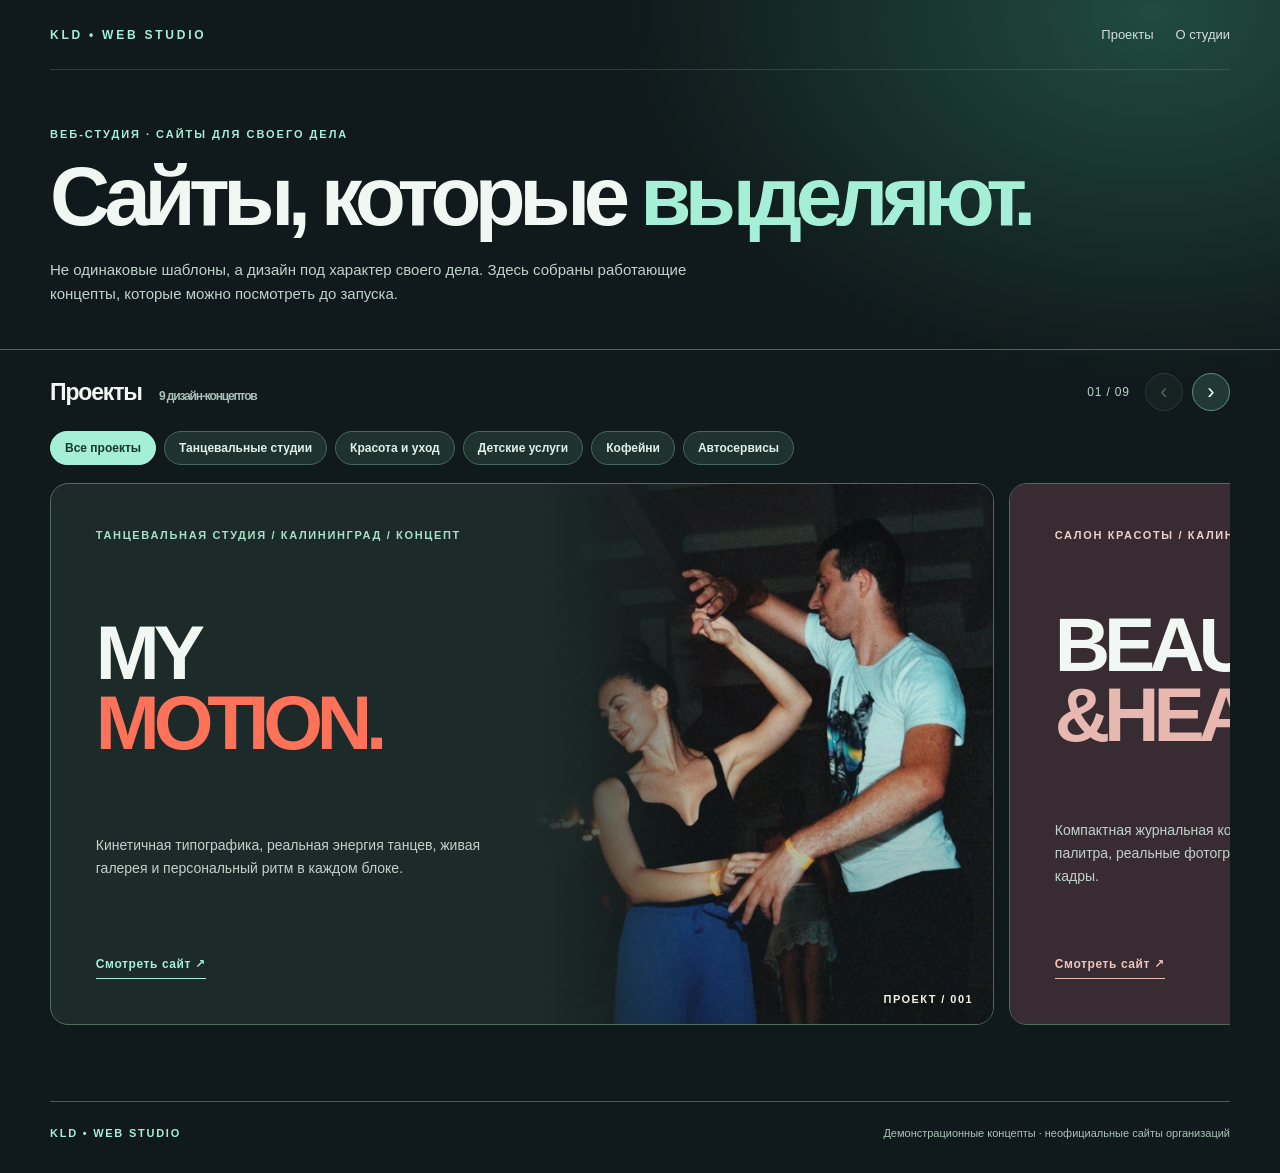
<file: index.html>
<!doctype html>
<html lang="ru"><head><meta charset="utf-8"><meta name="viewport" content="width=device-width,initial-scale=1"><meta name="robots" content="noindex,nofollow,noarchive"><meta name="theme-color" content="#10191b"><meta name="description" content="KLD Web Studio — индивидуальные дизайн-концепты сайтов для своего дела."><title>KLD Web Studio — портфолио</title>
<style>
:root{color-scheme:dark;--bg:#10191b;--line:#38564f;--mint:#a4efd6;--white:#f1f8f3;--muted:#a8c0b6;font-family:Arial,Helvetica,system-ui,sans-serif}
*{box-sizing:border-box}html{scroll-behavior:smooth}body{margin:0;background:radial-gradient(ellipse 55% 42% at 90% 1%,#204b3e,transparent 75%),var(--bg);color:var(--white);min-width:320px;min-height:100vh}a{color:inherit;text-decoration:none}button{font:inherit;cursor:pointer}a:focus-visible,button:focus-visible{outline:3px solid var(--mint);outline-offset:3px}.wrap{width:min(1180px,calc(100% - 48px));margin-inline:auto}
header{height:70px;display:flex;justify-content:space-between;align-items:center;border-bottom:1px solid #56746a65}.brand{font-size:12px;letter-spacing:.23em;font-weight:900;color:var(--mint)}nav{font-size:13px;display:flex;gap:22px;color:#d0dfd8}nav a:hover{color:var(--mint)}
.hero{padding:58px 0 43px}.eyebrow{font-size:11px;letter-spacing:.18em;text-transform:uppercase;color:var(--mint);font-weight:900}.hero h1{font-size:clamp(3rem,6.5vw,6rem);letter-spacing:-.078em;line-height:1.01;margin:15px 0 19px}.hero h1 em{font-style:normal;color:var(--mint)}.hero p{color:#c0d3ca;max-width:650px;line-height:1.6;margin:0;font-size:15px}
.portfolio{border-top:1px solid #48665b;padding:23px 0 65px}.portfolio-head{display:flex;justify-content:space-between;align-items:center;gap:22px;margin-bottom:20px}.portfolio h2{font-size:23px;letter-spacing:-.05em;margin:0}.meta{display:inline-block;font-size:12px;color:#a7c1b6;margin-left:12px}.controls{display:flex;align-items:center;gap:9px}.counter{font-size:12px;letter-spacing:.07em;color:#bed5c9;min-width:55px;text-align:center}.arrow{height:38px;width:38px;border:1px solid #658a7d;border-radius:50%;background:#203932;color:#effff8;font-size:22px;display:grid;place-items:center}.arrow:disabled{opacity:.3;cursor:default}.arrow:hover:not(:disabled){background:#286247}
.filters{display:flex;gap:8px;overflow-x:auto;margin-bottom:16px;scrollbar-width:none}.filter{background:#20322e;color:#e0efe7;border:1px solid #43685c;border-radius:50px;padding:9px 14px;font-size:12px;white-space:nowrap;font-weight:750}.filter[aria-pressed="true"]{color:#19372c;background:var(--mint);border-color:var(--mint)}
.slider{overflow-x:auto;scroll-snap-type:x mandatory;scrollbar-width:none;padding:2px 0 11px}.slider::-webkit-scrollbar{display:none}.track{display:flex;gap:15px}.project{flex:0 0 80%;scroll-snap-align:start;border:1px solid #516a60;border-radius:18px;overflow:hidden;background:#1c2b2a}.project:only-child{flex-basis:100%}.project.sun .project-copy{background:#29312c;color:#f1f8f3}.project.sun .tag{color:#e9ed64}.project.sun h3{font-family:Arial,Helvetica,system-ui,sans-serif;font-weight:900}.project.sun h3 span{color:#e9ed64}.project.sun p{color:#c1d2c9}.project.sun .view{color:#e9ed64;border-color:#e9ed64}.project.sun .cover::before{background:linear-gradient(90deg,#29312c 0%,transparent 35%),linear-gradient(0deg,#10191955,transparent 60%)}.project.auto .project-copy{background:#202529}.project.auto .tag{color:#ffa08a}.project.auto h3{font-family:Impact,"Arial Narrow",Arial,sans-serif;font-weight:900;letter-spacing:-.045em}.project.auto h3 span{color:#ed6848}.project.auto .view{color:#ff977e;border-color:#ed6848}.project.beauty .project-copy{background:#382b32}.project.beauty .tag{color:#edd1c9}.project.beauty h3{font-family:Arial,Helvetica,system-ui,sans-serif;font-weight:900}.project.beauty h3 span{color:#e7b8b0;font-style:normal}.project.beauty .view{color:#f0c4bd;border-color:#e7b8b0}.project.beauty .cover::before{background:linear-gradient(90deg,#382b32 0%,transparent 35%),linear-gradient(0deg,#10191955,transparent 60%)}.project.mesto .project-copy{background:#272c26;color:#fff9eb}.project.mesto .tag{color:#eec461}.project.mesto h3{font-family:Arial,Helvetica,sans-serif;font-weight:900;letter-spacing:-.095em;white-space:nowrap}.project.mesto h3 span{color:#edbc4b}.project.mesto p{color:#d1d6c9}.project.mesto .view{color:#edbc4b;border-color:#edbc4b}.project.mesto .cover::before{background:linear-gradient(90deg,#272c26 0%,transparent 37%),linear-gradient(0deg,#10191955,transparent 60%)}.project.beautique .project-copy{background:#303538;color:#f4eedc}.project.beautique .tag{color:#ddc77a}.project.beautique h3{font-family:Georgia,"Times New Roman",serif;font-weight:400;letter-spacing:-.065em}.project.beautique h3 .title-fit{font-size:.54em;color:#e9d28e;letter-spacing:-.07em;white-space:nowrap}.project.beautique p{color:#d6d6cd}.project.beautique .view{color:#e4d08b;border-color:#ddc77a}.project.beautique .cover::before{background:linear-gradient(90deg,#303538 0%,transparent 36%),linear-gradient(0deg,#10191955,transparent 60%)}.project.umka .project-copy{background:#f7bd26;color:#173548}.project.umka .tag{color:#173548}.project.umka h3{font-family:Arial,Helvetica,system-ui,sans-serif;font-weight:900;letter-spacing:-.075em}.project.umka h3 span{color:#245bb4}.project.umka p{color:#294958}.project.umka .view{color:#173548;border-color:#245bb4}.project.umka .cover{background:#f7bd26}.project.umka .cover::before{background:linear-gradient(90deg,#f7bd2670 0%,transparent 34%),linear-gradient(0deg,#17354855,transparent 60%)}.project.vteme .project-copy{background:#fff0f4;color:#201d22}.project.vteme .tag{color:#b93652}.project.vteme h3{font-family:Georgia,"Times New Roman",serif;font-weight:400;letter-spacing:-.065em}.project.vteme h3 span{color:#e64f74}.project.vteme p{color:#655a62}.project.vteme .view{color:#b93652;border-color:#e64f74}.project.vteme .cover{background:#b9e1d9}.project.vteme .cover::before{background:linear-gradient(90deg,#fff0f455 0%,transparent 35%),linear-gradient(0deg,#201d2248,transparent 60%)}.project.vredina .project-copy{background:#f6f2ef;color:#282322}.project.vredina .tag{color:#aa6b6f}.project.vredina h3{font-family:Georgia,"Times New Roman",serif;font-weight:400;font-style:italic;letter-spacing:-.065em}.project.vredina h3 span{color:#aa6b6f}.project.vredina p{color:#665e5a}.project.vredina .view{color:#8f565b;border-color:#aa6b6f}.project.vredina .cover{background:#d9c1c1}.project.vredina .cover::before{background:linear-gradient(90deg,#f6f2ef33 0%,transparent 35%),linear-gradient(0deg,#28232255,transparent 60%)}.project[hidden]{display:none}.project a{display:grid;grid-template-columns:1.03fr .97fr;height:540px;min-height:0}.project-copy{display:flex;flex-direction:column;align-items:flex-start;justify-content:space-between;padding:clamp(25px,3.5vw,48px);gap:22px;min-width:0;min-height:0}.project-copy .tag{font-size:11px;letter-spacing:.15em;text-transform:uppercase;color:#a8dfc8;font-weight:900}.project h3{font-size:clamp(3.1rem,6vw,6rem);letter-spacing:-.08em;line-height:.91;margin:0}.project h3 span{color:#ff725a}.project h3 .title-fit{font-size:.55em;letter-spacing:-.065em;white-space:nowrap;display:inline-block}.project p{color:#c1d2c9;line-height:1.65;font-size:14px;max-width:410px;margin:0}.view{font-size:12px;letter-spacing:.05em;font-weight:800;border-bottom:1px solid var(--mint);padding-bottom:7px;color:var(--mint)}.cover{position:relative;min-height:0;height:100%;min-width:0;background:#272523;overflow:hidden}.cover img{height:100%;width:100%;object-fit:cover;object-position:50% 35%;transition:transform .4s}.project:hover .cover img{transform:scale(1.045)}.cover::before{content:"";position:absolute;inset:0;background:linear-gradient(90deg,#1c2b2a 0%,transparent 35%),linear-gradient(0deg,#10191955,transparent 60%);z-index:1}.cover .number{position:absolute;right:20px;bottom:19px;font-weight:900;letter-spacing:.13em;font-size:11px;z-index:2;color:#f5f0e6}
footer{border-top:1px solid #416154;color:#abc4b8;font-size:11px;line-height:1.6;display:flex;justify-content:space-between;gap:15px;padding:23px 0 30px}footer b{color:var(--mint);letter-spacing:.16em;font-weight:900}
@media(max-width:760px){.hero{padding:46px 0 33px}.project a{grid-template-columns:1fr;grid-template-rows:300px minmax(0,1fr);height:710px}.project-copy{min-height:0}.cover{min-height:0;height:100%;grid-row:1}.cover::before{background:linear-gradient(0deg,#1c2b2a44,transparent 50%)}.project{flex-basis:90%}.project:only-child{flex-basis:100%}}
@media(max-width:470px){.wrap{width:calc(100% - 34px)}header{height:61px}.brand{font-size:10px;letter-spacing:.15em}.hero h1{font-size:clamp(2.9rem,12.8vw,4rem)}.hero p{font-size:13px}.portfolio-head h2{font-size:20px}.meta{display:block;margin:4px 0 0}.controls{gap:5px}.arrow{height:34px;width:34px}.counter{min-width:42px}.project a{grid-template-rows:250px minmax(0,1fr);height:670px}.cover{height:100%;min-height:0}.project-copy{padding:25px;min-height:0}.project h3{font-size:clamp(2.45rem,10vw,3.5rem)}.project h3 .title-fit{font-size:.42em}footer{flex-direction:column}}
@media(prefers-reduced-motion:reduce){html{scroll-behavior:auto}.cover img{transition:none}}
</style></head>
<body><header class="wrap"><a class="brand" href="./">KLD • WEB STUDIO</a><nav><a href="#projects">Проекты</a><a href="#contact">О студии</a></nav></header>
<main><section class="hero wrap"><div class="eyebrow">Веб-студия · сайты для своего дела</div><h1>Сайты, которые <em>выделяют.</em></h1><p>Не одинаковые шаблоны, а дизайн под характер своего дела. Здесь собраны работающие концепты, которые можно посмотреть до запуска.</p></section>
<section class="portfolio" id="projects"><div class="wrap"><div class="portfolio-head"><div><h2>Проекты <span class="meta" id="projectTotal">9 дизайн-концептов</span></h2></div><div class="controls"><span class="counter" id="counter" aria-live="polite">01 / 09</span><button class="arrow" id="prev" type="button" aria-label="Предыдущий проект" disabled>‹</button><button class="arrow" id="next" type="button" aria-label="Следующий проект" disabled>›</button></div></div>
<div class="filters" role="group" aria-label="Категории"><button class="filter" data-filter="all" type="button" aria-pressed="true">Все проекты</button><button class="filter" data-filter="dance" type="button" aria-pressed="false">Танцевальные студии</button><button class="filter" data-filter="beauty" type="button" aria-pressed="false">Красота и уход</button><button class="filter" data-filter="kids" type="button" aria-pressed="false">Детские услуги</button><button class="filter" data-filter="coffee" type="button" aria-pressed="false">Кофейни</button><button class="filter" data-filter="auto" type="button" aria-pressed="false">Автосервисы</button></div>
<div class="slider" id="slider" role="region" aria-roledescription="карусель" aria-label="Сайты-проекты" tabindex="0"><div class="track">
<article class="project" data-category="dance"><a href="demos/my-motion-4b61e8/?v=20260922-natural-copy" aria-label="Открыть концепт сайта MY MOTION"><div class="project-copy"><div class="tag">Танцевальная студия / Калининград / Концепт</div><div><h3>MY<br><span>MOTION.</span></h3></div><p>Кинетичная типографика, реальная энергия танцев, живая галерея и персональный ритм в каждом блоке.</p><div class="view">Смотреть сайт ↗</div></div><div class="cover"><img src="demos/my-motion-4b61e8/assets/dance-223817.png" alt="Танцевальная пара на сцене — My Motion" loading="eager"><span class="number">ПРОЕКТ / 001</span></div></a></article>
<article class="project beauty" data-category="beauty"><a href="demos/beauty-health-6c2e91/?v=20260923-editorial-redesign" aria-label="Открыть дизайн-концепт Beauty&Health"><div class="project-copy"><div class="tag">Салон красоты / Калининград / Концепт</div><div><h3>BEAUTY<br><span>&HEALTH.</span></h3></div><p>Компактная журнальная композиция, спокойная beauty-палитра, реальные фотографии и атмосферные рекламные кадры.</p><div class="view">Смотреть сайт ↗</div></div><div class="cover"><img src="demos/beauty-health-6c2e91/assets/bh-233504.png" alt="Мастер Beauty&Health в светлом кабинете" loading="lazy"><span class="number">ПРОЕКТ / 002</span></div></a></article>
<article class="project auto" data-category="auto"><a href="demos/kuzov-kaliningrad-78721853/?v=20260922-first-concept" aria-label="Открыть дизайн-концепт Кузов Калининград"><div class="project-copy"><div class="tag">Кузовной автосервис / Калининград / Концепт</div><div><h3>КУЗОВ<br><span class="title-fit">КАЛИНИНГРАД.</span></h3></div><p>Графитовая индустриальная эстетика, кузовные детали крупным планом, фотогалерея и быстрый звонок в сервис.</p><div class="view">Смотреть сайт ↗</div></div><div class="cover"><img src="demos/kuzov-kaliningrad-78721853/assets/work-01.png" alt="Фото кузовных работ, Кузов Калининград" loading="lazy"><span class="number">ПРОЕКТ / 003</span></div></a></article>
<article class="project sun" data-category="auto"><a href="demos/sun-service-24576109/?v=20260923-compact" aria-label="Открыть сайт Sun Service"><div class="project-copy"><div class="tag">Автосервис / Калининград / Концепт</div><div><h3>SUN<br><span>SERVICE.</span></h3></div><p>Жёлтая айдентика по вывеске, шесть направлений с реальными и рекламными кадрами, мастерская и быстрый звонок.</p><div class="view">Смотреть сайт ↗</div></div><div class="cover"><img src="demos/sun-service-24576109/assets/photo-01.png" alt="Sun Service — фотография автосервиса" loading="lazy"><span class="number">ПРОЕКТ / 004</span></div></a></article>
<article class="project mesto" data-category="coffee"><a href="demos/mesto-66949634/?v=20260923-first" aria-label="Открыть дизайн-концепт кофейни Место"><div class="project-copy"><div class="tag">Кофейня / Калининград / Концепт</div><div><h3>МЕСТО<span>.</span></h3></div><p>Городской ритм, жёлтые акценты, реальные фото кофейни и выразительные кофейные кадры.</p><div class="view">Смотреть сайт ↗</div></div><div class="cover"><img src="demos/mesto-66949634/assets/%D0%A1%D0%BD%D0%B8%D0%BC%D0%BE%D0%BA%20%D1%8D%D0%BA%D1%80%D0%B0%D0%BD%D0%B0%202026-09-23%20130933.png" alt="Реальные столики в кофейне Место" loading="lazy"><span class="number">ПРОЕКТ / 005</span></div></a></article>
<article class="project beautique" data-category="beauty"><a href="demos/salon-leonova-31447797/?v=20260923-full-photos" aria-label="Открыть дизайн-концепт салона Beautique"><div class="project-copy"><div class="tag">Салон красоты / Калининград / Концепт</div><div><h3><span class="title-fit">BEAUTIQUE.</span></h3></div><p>Графит и золото фирменного логотипа, живые окрашивания и выразительная галерея оттенков.</p><div class="view">Смотреть сайт ↗</div></div><div class="cover"><img src="demos/salon-leonova-31447797/assets/hair-15-dark-precise-bob.png" alt="Тёмный боб — образ из фотогалереи Beautique" loading="lazy"><span class="number">ПРОЕКТ / 006</span></div></a></article>
<article class="project umka" data-category="kids"><a href="demos/umka-65260176/?v=20260930-portfolio" aria-label="Открыть дизайн-концепт детской парикмахерской Умка"><div class="project-copy"><div class="tag">Детская парикмахерская / Альметьевск / Концепт</div><div><h3>УМКА<span>.</span></h3></div><p>Стрижка как маленькое приключение: кресло-машинка, яркое пространство и большая галерея настоящих детских образов.</p><div class="view">Смотреть сайт ↗</div></div><div class="cover"><img src="demos/umka-65260176/assets/child-smiling-with-balloons.png" alt="Ребёнок с воздушными шарами в кресле-машинке парикмахерской Умка" loading="lazy"><span class="number">ПРОЕКТ / 007</span></div></a></article>
<article class="project vteme" data-category="beauty"><a href="demos/beauty-v-teme-132075873095/?v=20261001-portfolio" aria-label="Открыть дизайн-концепт салона Beauty V Teme"><div class="project-copy"><div class="tag">Салон красоты / Москва / Концепт</div><div><h3>BEAUTY<br><span>V TEME.</span></h3></div><p>Редакционная beauty-подача, розово-мятная палитра, реальные работы и удобная галерея по направлениям.</p><div class="view">Смотреть сайт ↗</div></div><div class="cover"><img src="demos/beauty-v-teme-132075873095/assets/hair-station-brand-wall.png" alt="Интерьер салона Beauty V Teme" loading="lazy"><span class="number">ПРОЕКТ / 008</span></div></a></article>
<article class="project vredina" data-category="beauty"><a href="demos/vredina/?v=20261002-redesign" aria-label="Открыть дизайн-концепт салона Vredina"><div class="project-copy"><div class="tag">Салон красоты / Москва / Концепт</div><div><h3>VREDINA<span>.</span></h3></div><p>Светлая спокойная подача, крупные фотографии, фотокарточки услуг и большая галерея работ.</p><div class="view">Смотреть сайт ↗</div></div><div class="cover"><img src="demos/vredina/assets/originals/%D0%A1%D0%BD%D0%B8%D0%BC%D0%BE%D0%BA%20%D1%8D%D0%BA%D1%80%D0%B0%D0%BD%D0%B0%202026-10-02%20111243.png" alt="Фото из галереи салона Vredina" loading="lazy"><span class="number">ПРОЕКТ / 009</span></div></a></article></div></div></div></section></main>
<footer class="wrap" id="contact"><b>KLD • WEB STUDIO</b><span>Демонстрационные концепты · неофициальные сайты организаций</span></footer>
<script>
(()=>{const root=document.getElementById("slider"),buttons=[...document.querySelectorAll("[data-filter]")],cards=[...document.querySelectorAll(".project")],prev=document.getElementById("prev"),next=document.getElementById("next"),counter=document.getElementById("counter"),total=document.getElementById("projectTotal");const visible=()=>cards.filter(x=>!x.hidden);function refresh(){const a=visible(),max=Math.max(0,root.scrollWidth-root.clientWidth),left=root.scrollLeft;const at=a.length?a.reduce((best,x,i)=>Math.abs(x.offsetLeft-a[0].offsetLeft-left)<Math.abs(a[best].offsetLeft-a[0].offsetLeft-left)?i:best,0):0;counter.textContent=String(at+1).padStart(2,"0")+" / "+String(a.length).padStart(2,"0");total.textContent=a.length+" "+(a.length%10===1&&a.length%100!==11?"дизайн-концепт":a.length%10>=2&&a.length%10<=4&&(a.length%100<12||a.length%100>14)?"дизайн-концепта":"дизайн-концептов");prev.disabled=max<2||left<2;next.disabled=max<2||left>=max-2;}function step(dir){const a=visible();if(!a.length)return;const max=Math.max(0,root.scrollWidth-root.clientWidth),positions=a.map(x=>x.offsetLeft-a[0].offsetLeft),cur=root.scrollLeft;let x=dir>0?positions.find(p=>p>cur+3):[...positions].reverse().find(p=>p<cur-3);root.scrollTo({left:Math.max(0,Math.min(max,x===undefined?(dir>0?max:0):x)),behavior:window.matchMedia("(prefers-reduced-motion: reduce)").matches?"instant":"smooth"});}prev.onclick=()=>step(-1);next.onclick=()=>step(1);buttons.forEach(b=>b.onclick=()=>{buttons.forEach(x=>x.setAttribute("aria-pressed",String(x===b)));cards.forEach(x=>x.hidden=b.dataset.filter!=="all"&&x.dataset.category!==b.dataset.filter);root.scrollTo({left:0,behavior:"instant"});requestAnimationFrame(refresh);});root.addEventListener("scroll",()=>requestAnimationFrame(refresh),{passive:true});window.addEventListener("resize",refresh);refresh();})();
</script></body></html>
</file>
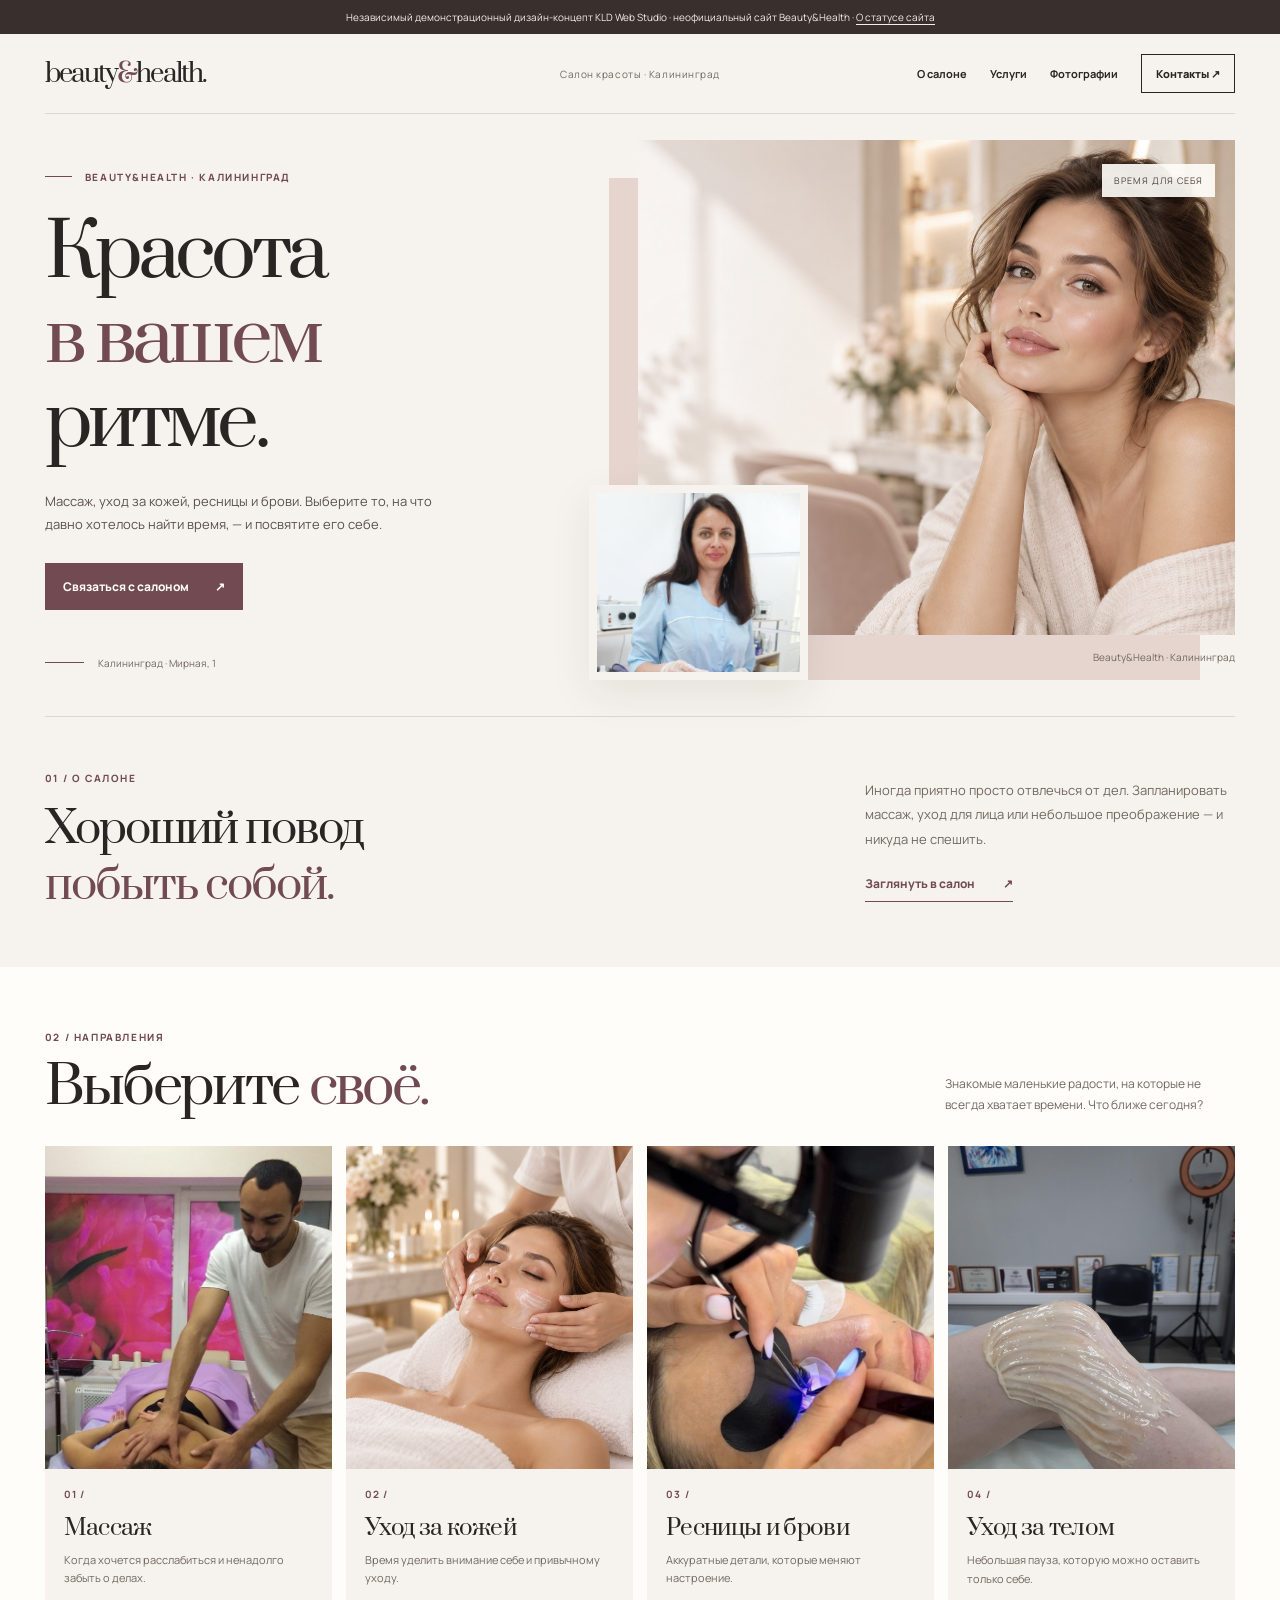
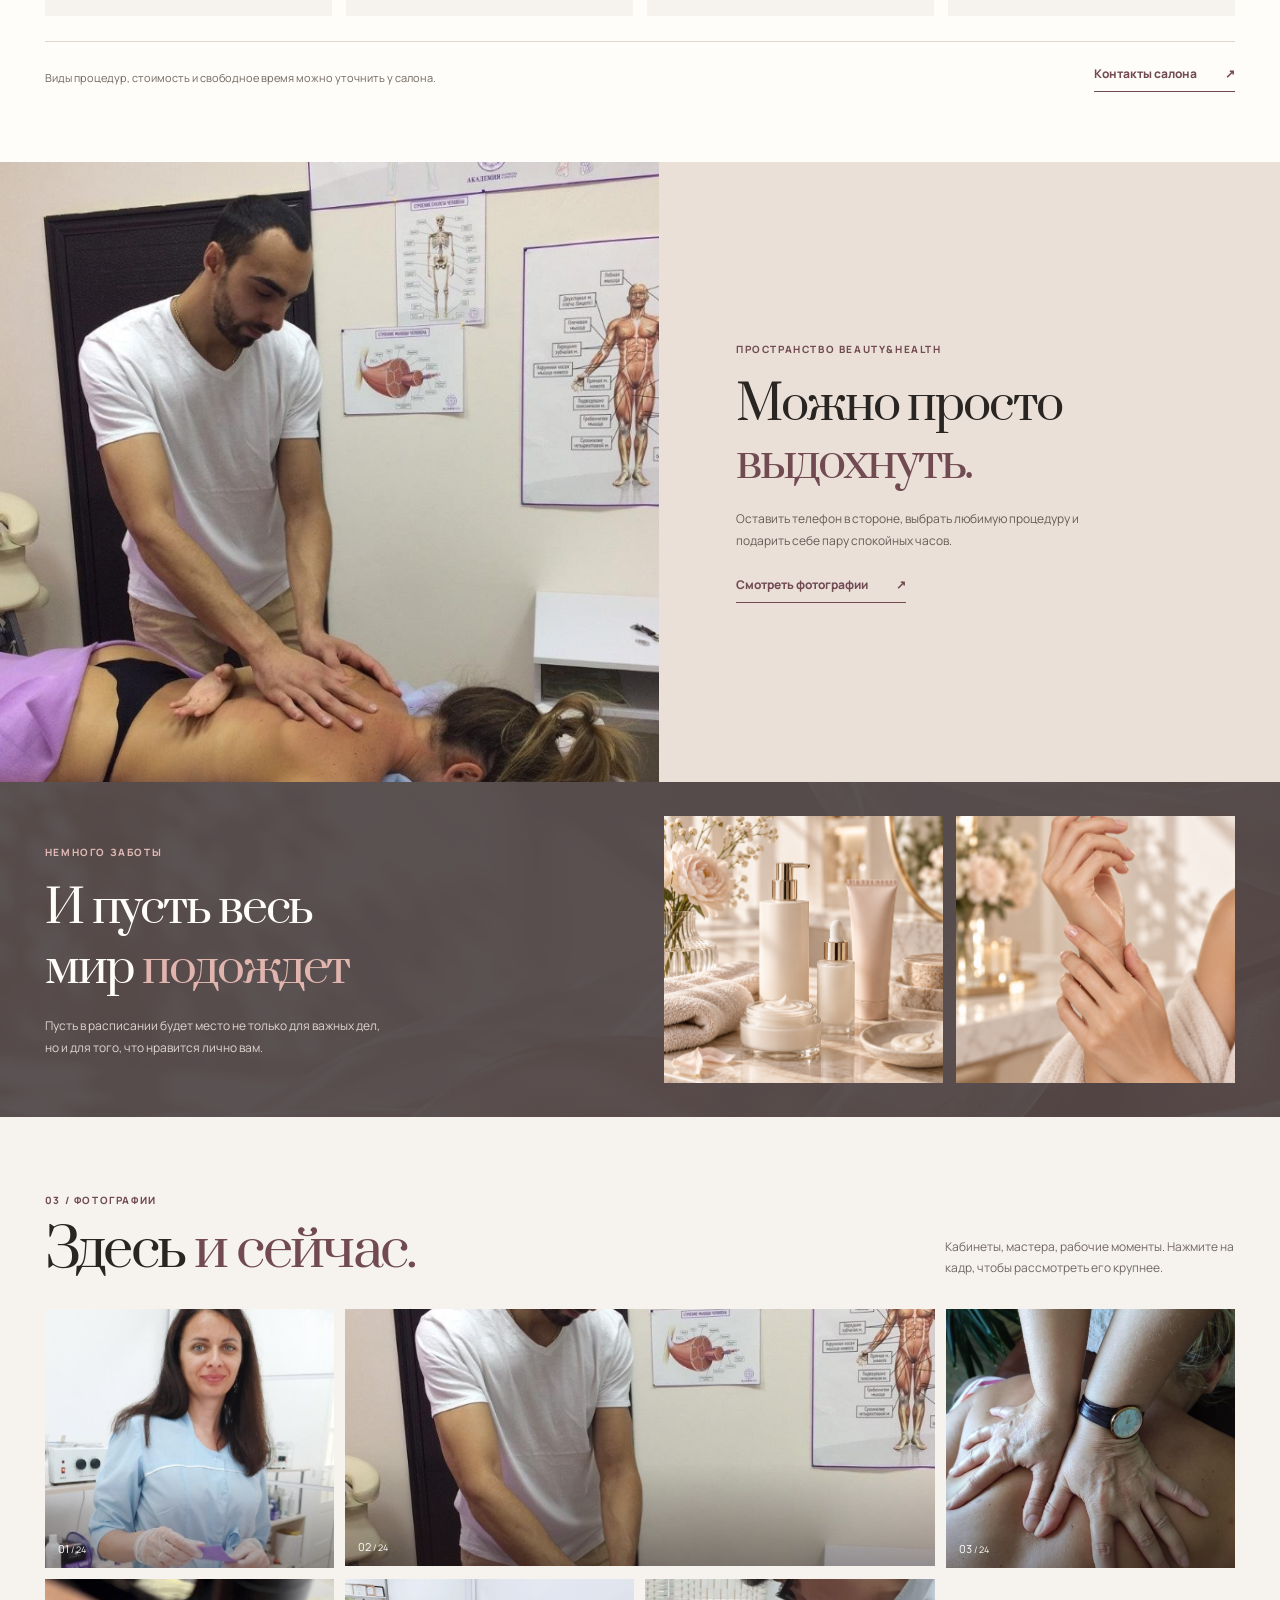
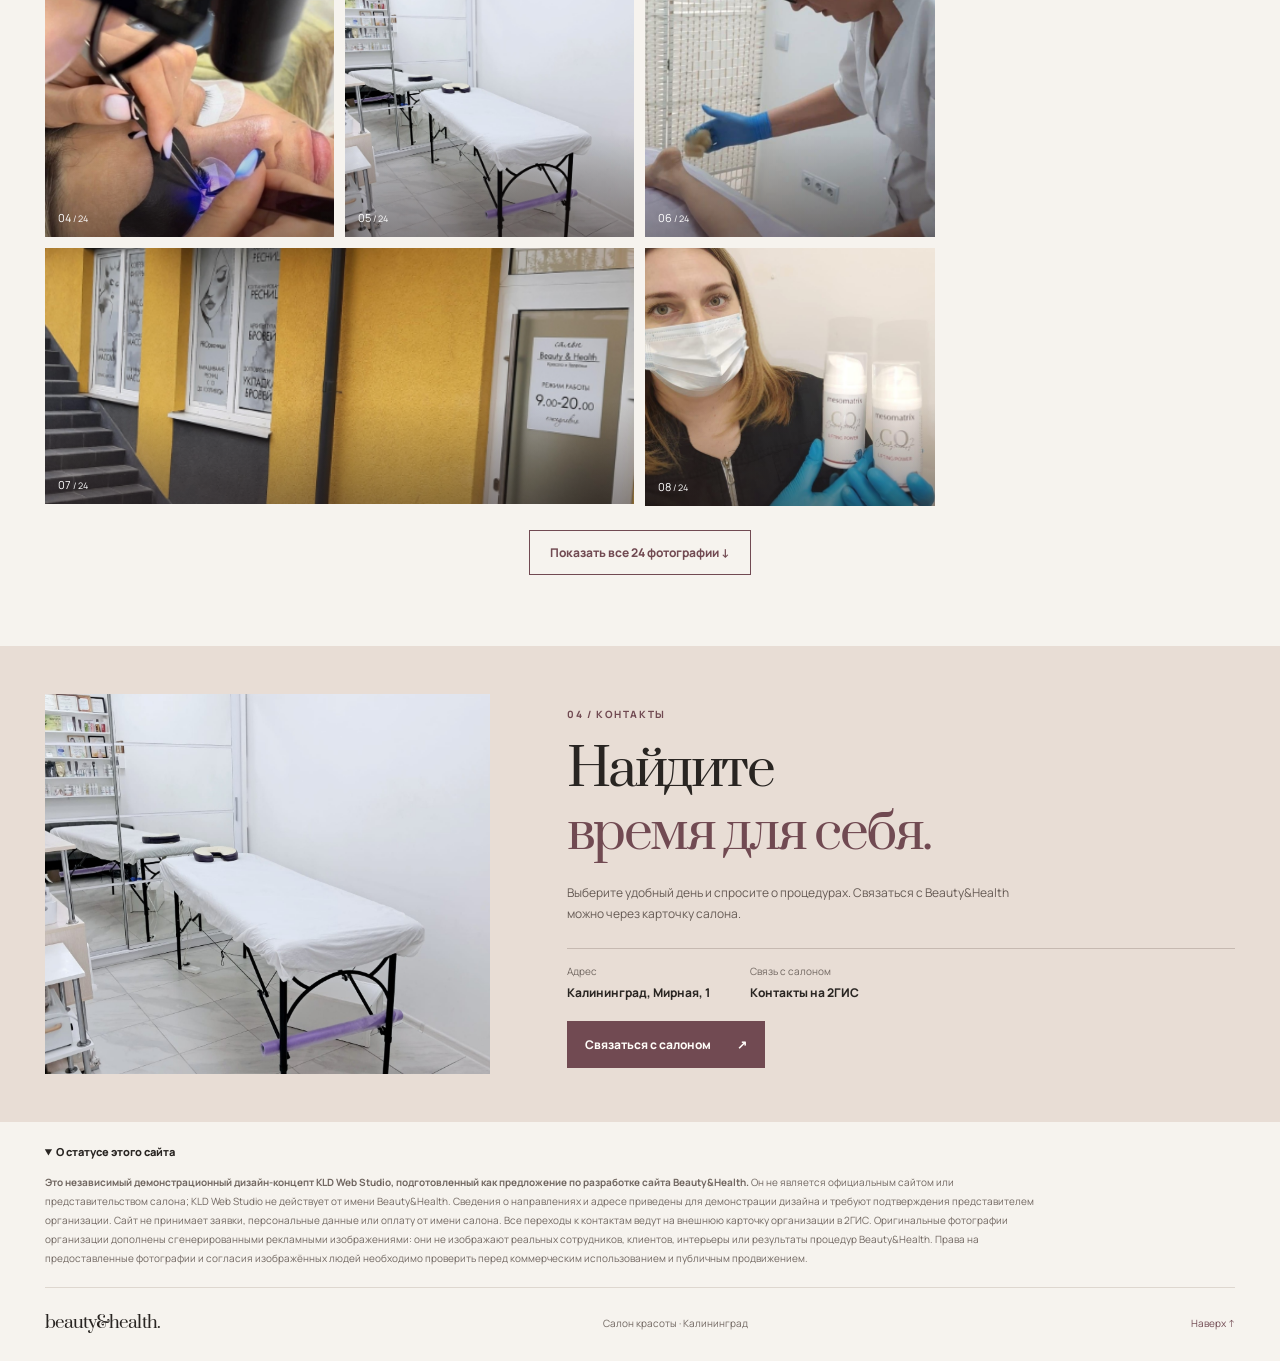
<file: demos/beauty-health-6c2e91/index.html>
<!doctype html>
<html lang="ru">
<head>
<meta charset="utf-8"><meta name="viewport" content="width=device-width,initial-scale=1">
<meta name="robots" content="noindex,nofollow,noarchive"><meta name="theme-color" content="#f6f3ee">
<meta name="site-revision" content="2026-09-23-editorial-redesign">
<meta name="description" content="Beauty&Health — салон красоты в Калининграде. Массаж, уход за кожей, ресницы и брови. Фотографии салона и контакты.">
<title>Beauty&Health — салон красоты в Калининграде</title>
<link rel="preload" href="assets/fonts/Prata-Regular.ttf" as="font" type="font/ttf" crossorigin>
<link rel="preload" href="assets/fonts/Manrope-VF.ttf" as="font" type="font/ttf" crossorigin>
<link rel="stylesheet" href="styles.css">
</head>
<body id="top">
<div class="notice-strip" role="note">Независимый демонстрационный дизайн-концепт KLD Web Studio · неофициальный сайт Beauty&Health · <a href="#notice">О статусе сайта</a></div>
<header class="site-header wrap">
<a href="#top" class="logo" aria-label="Beauty&Health — наверх">beauty<i>&</i>health.</a>
<span class="header-location">Салон красоты · Калининград</span>
<nav class="header-nav" aria-label="Разделы сайта"><a href="#about">О салоне</a><a href="#services">Услуги</a><a href="#gallery">Фотографии</a><a class="header-button" href="#contacts">Контакты ↗</a></nav>
</header>
<main>
<section class="hero wrap" aria-labelledby="heading">
<div class="hero-copy"><span class="eyebrow hero-kicker">Beauty&Health · Калининград</span>
<h1 id="heading">Красота<br><em>в вашем</em><br>ритме.</h1>
<p class="hero-text">Массаж, уход за кожей, ресницы и брови. Выберите то, на что давно хотелось найти время, — и посвятите его себе.</p>
<a class="button" href="https://2gis.ru/kaliningrad/firm/70000001056622558" target="_blank" rel="noopener noreferrer" aria-label="Связаться с Beauty&Health через 2ГИС, откроется новая вкладка">Связаться с салоном <span aria-hidden="true">↗</span></a>
<div class="hero-meta">Калининград · Мирная, 1</div>
</div>
<div class="hero-art">
<img class="hero-main" src="assets/generated-hero-beauty.png" alt="Рекламный beauty-портрет, иллюстративный образ" fetchpriority="high">
<img class="hero-inset" src="assets/bh-233504.png" alt="Мастер Beauty&Health в светлом кабинете салона">
<span class="hero-note">Время для себя</span><span class="hero-caption">Beauty&Health · Калининград</span>
</div>
</section>
<section class="intro wrap" id="about">
<div><span class="eyebrow">01 / О салоне</span><h2>Хороший повод<br><em>побыть собой.</em></h2></div>
<div class="intro-side"><p>Иногда приятно просто отвлечься от дел. Запланировать массаж, уход для лица или небольшое преображение — и никуда не спешить.</p><a class="text-link" href="#gallery">Заглянуть в салон <span aria-hidden="true">↗</span></a></div>
</section>
<section class="services" id="services"><div class="wrap">
<div class="section-heading"><div><span class="eyebrow">02 / Направления</span><h2>Выберите <em>своё.</em></h2></div><p>Знакомые маленькие радости, на которые не всегда хватает времени. Что ближе сегодня?</p></div>
<div class="service-grid">
<article class="service"><div class="service-photo"><img src="assets/bh-233554.png" alt="Массаж спины в салоне" loading="lazy" decoding="async"></div><div class="service-content"><span class="service-number">01 /</span><h3>Массаж</h3><p>Когда хочется расслабиться и ненадолго забыть о делах.</p></div></article>
<article class="service"><div class="service-photo"><img src="assets/generated-treatment-closeup.png" alt="Рекламная иллюстрация процедуры ухода за лицом" loading="lazy" decoding="async"></div><div class="service-content"><span class="service-number">02 /</span><h3>Уход за кожей</h3><p>Время уделить внимание себе и привычному уходу.</p></div></article>
<article class="service"><div class="service-photo"><img src="assets/bh-233723.png" alt="Мастер выполняет процедуру для ресниц" loading="lazy" decoding="async"></div><div class="service-content"><span class="service-number">03 /</span><h3>Ресницы и брови</h3><p>Аккуратные детали, которые меняют настроение.</p></div></article>
<article class="service"><div class="service-photo"><img src="assets/bh-233733.png" alt="Процедура ухода за телом в салоне" loading="lazy" decoding="async"></div><div class="service-content"><span class="service-number">04 /</span><h3>Уход за телом</h3><p>Небольшая пауза, которую можно оставить только себе.</p></div></article>
</div><div class="service-cta"><p>Виды процедур, стоимость и свободное время можно уточнить у салона.</p><a class="text-link" href="https://2gis.ru/kaliningrad/firm/70000001056622558" target="_blank" rel="noopener noreferrer">Контакты салона <span aria-hidden="true">↗</span></a></div>
</div></section>
<section class="story" aria-label="Атмосфера салона">
<div class="story-photo"><img src="assets/bh-233754.png" alt="Мастер проводит массаж в кабинете Beauty&Health" loading="lazy" decoding="async"></div>
<div class="story-body"><span class="eyebrow">Пространство Beauty&Health</span><h2>Можно просто<br><em>выдохнуть.</em></h2><p>Оставить телефон в стороне, выбрать любимую процедуру и подарить себе пару спокойных часов.</p><a class="text-link" href="#gallery">Смотреть фотографии <span aria-hidden="true">↗</span></a></div>
</section>
<section class="editorial" aria-label="Пауза для себя"><div class="editorial-grid wrap">
<div class="editorial-copy"><span class="eyebrow">Немного заботы</span><h2>И пусть весь<br>мир <em>подождет</em></h2><p>Пусть в расписании будет место не только для важных дел, но и для того, что нравится лично вам.</p></div>
<div class="editorial-art"><figure><img src="assets/generated-beauty-still-life.png" alt="Декоративная рекламная композиция с косметикой" loading="lazy" decoding="async"></figure><figure><img src="assets/generated-hands-detail.png" alt="Рекламный кадр рук с натуральным маникюром" loading="lazy" decoding="async"></figure></div>
</div></section>
<section class="gallery wrap" id="gallery">
<div class="section-heading"><div><span class="eyebrow">03 / Фотографии</span><h2>Здесь <em>и сейчас.</em></h2></div><p>Кабинеты, мастера, рабочие моменты. Нажмите на кадр, чтобы рассмотреть его крупнее.</p></div>
<div class="gallery-grid"><button class="gallery-tile" type="button" data-photo="0" aria-label="Открыть фото 1"><img src="assets/bh-233504.png" alt="Специалист в рабочей форме в светлом кабинете" loading="lazy" decoding="async"><span>01 <small>/ 24</small></span></button>
<button class="gallery-tile gallery-tile--wide" type="button" data-photo="1" aria-label="Открыть фото 2"><img src="assets/bh-233754.png" alt="Мастер проводит массаж" loading="lazy" decoding="async"><span>02 <small>/ 24</small></span></button>
<button class="gallery-tile" type="button" data-photo="2" aria-label="Открыть фото 3"><img src="assets/bh-233525.png" alt="Сеанс массажа, крупный план рук" loading="lazy" decoding="async"><span>03 <small>/ 24</small></span></button>
<button class="gallery-tile" type="button" data-photo="3" aria-label="Открыть фото 4"><img src="assets/bh-233723.png" alt="Процедура по уходу за ресницами" loading="lazy" decoding="async"><span>04 <small>/ 24</small></span></button>
<button class="gallery-tile" type="button" data-photo="4" aria-label="Открыть фото 5"><img src="assets/bh-233746.png" alt="Светлый процедурный кабинет" loading="lazy" decoding="async"><span>05 <small>/ 24</small></span></button>
<button class="gallery-tile" type="button" data-photo="5" aria-label="Открыть фото 6"><img src="assets/bh-233714.png" alt="Уходовая процедура" loading="lazy" decoding="async"><span>06 <small>/ 24</small></span></button>
<button class="gallery-tile gallery-tile--wide" type="button" data-photo="6" aria-label="Открыть фото 7"><img src="assets/bh-233536.png" alt="Вход в салон Beauty&Health" loading="lazy" decoding="async"><span>07 <small>/ 24</small></span></button>
<button class="gallery-tile" type="button" data-photo="7" aria-label="Открыть фото 8"><img src="assets/bh-233808.png" alt="Мастер демонстрирует уходовые средства" loading="lazy" decoding="async"><span>08 <small>/ 24</small></span></button>
<button class="gallery-tile" type="button" data-photo="8" hidden aria-label="Открыть фото 9"><img src="assets/bh-233554.png" alt="Массаж спины" loading="lazy" decoding="async"><span>09 <small>/ 24</small></span></button>
<button class="gallery-tile" type="button" data-photo="9" hidden aria-label="Открыть фото 10"><img src="assets/bh-233733.png" alt="Фото процедуры ухода за телом" loading="lazy" decoding="async"><span>10 <small>/ 24</small></span></button>
<button class="gallery-tile" type="button" data-photo="10" hidden aria-label="Открыть фото 11"><img src="assets/bh-233347.png" alt="Здание жилого комплекса, где расположен салон" loading="lazy" decoding="async"><span>11 <small>/ 24</small></span></button>
<button class="gallery-tile gallery-tile--wide" type="button" data-photo="11" hidden aria-label="Открыть фото 12"><img src="assets/bh-233415.png" alt="Фото специалистов в светлом кабинете" loading="lazy" decoding="async"><span>12 <small>/ 24</small></span></button>
<button class="gallery-tile" type="button" data-photo="12" hidden aria-label="Открыть фото 13"><img src="assets/bh-233424.png" alt="Мастер рядом с профессиональным оборудованием" loading="lazy" decoding="async"><span>13 <small>/ 24</small></span></button>
<button class="gallery-tile" type="button" data-photo="13" hidden aria-label="Открыть фото 14"><img src="assets/bh-233438.png" alt="Мастер за работой в кабинете" loading="lazy" decoding="async"><span>14 <small>/ 24</small></span></button>
<button class="gallery-tile" type="button" data-photo="14" hidden aria-label="Открыть фото 15"><img src="assets/bh-233446.png" alt="Специалист салона" loading="lazy" decoding="async"><span>15 <small>/ 24</small></span></button>
<button class="gallery-tile" type="button" data-photo="15" hidden aria-label="Открыть фото 16"><img src="assets/bh-233456.png" alt="Мастер массажа в кабинете" loading="lazy" decoding="async"><span>16 <small>/ 24</small></span></button>
<button class="gallery-tile" type="button" data-photo="16" hidden aria-label="Открыть фото 17"><img src="assets/bh-233517.png" alt="Специалист студии красоты" loading="lazy" decoding="async"><span>17 <small>/ 24</small></span></button>
<button class="gallery-tile" type="button" data-photo="17" hidden aria-label="Открыть фото 18"><img src="assets/bh-233545.png" alt="Массаж в кабинете салона" loading="lazy" decoding="async"><span>18 <small>/ 24</small></span></button>
<button class="gallery-tile gallery-tile--wide" type="button" data-photo="18" hidden aria-label="Открыть фото 19"><img src="assets/bh-233601.png" alt="Специалист во время подготовки процедуры" loading="lazy" decoding="async"><span>19 <small>/ 24</small></span></button>
<button class="gallery-tile" type="button" data-photo="19" hidden aria-label="Открыть фото 20"><img src="assets/bh-233611.png" alt="Мастер студии в светлом кабинете" loading="lazy" decoding="async"><span>20 <small>/ 24</small></span></button>
<button class="gallery-tile" type="button" data-photo="20" hidden aria-label="Открыть фото 21"><img src="assets/bh-233623.png" alt="Мастер у полки с косметикой" loading="lazy" decoding="async"><span>21 <small>/ 24</small></span></button>
<button class="gallery-tile" type="button" data-photo="21" hidden aria-label="Открыть фото 22"><img src="assets/bh-233637.png" alt="Специалист косметологического кабинета" loading="lazy" decoding="async"><span>22 <small>/ 24</small></span></button>
<button class="gallery-tile" type="button" data-photo="22" hidden aria-label="Открыть фото 23"><img src="assets/bh-233650.png" alt="Мастер студии красоты" loading="lazy" decoding="async"><span>23 <small>/ 24</small></span></button>
<button class="gallery-tile" type="button" data-photo="23" hidden aria-label="Открыть фото 24"><img src="assets/bh-233831.png" alt="Фасад здания рядом с салоном" loading="lazy" decoding="async"><span>24 <small>/ 24</small></span></button></div>
<button class="more" id="morePhotos" type="button" aria-expanded="false" aria-controls="gallery">Показать все 24 фотографии ↓</button>
</section>
<section class="contact" id="contacts"><div class="contact-grid wrap"><div class="contact-photo"><img src="assets/bh-233746.png" alt="Светлый процедурный кабинет Beauty&Health" loading="lazy" decoding="async"></div><div class="contact-copy"><span class="eyebrow">04 / Контакты</span><h2>Найдите<br><em>время для себя.</em></h2><p>Выберите удобный день и спросите о процедурах. Связаться с Beauty&Health можно через карточку салона.</p><div class="contact-info"><div><span>Адрес</span><strong>Калининград, Мирная, 1</strong></div><div><span>Связь с салоном</span><strong>Контакты на 2ГИС</strong></div></div><a class="button" href="https://2gis.ru/kaliningrad/firm/70000001056622558" target="_blank" rel="noopener noreferrer" aria-label="Открыть контакты Beauty&Health на 2ГИС в новой вкладке">Связаться с салоном <span aria-hidden="true">↗</span></a></div></div></section>
</main>
<section class="legal wrap" id="notice"><details open><summary>О статусе этого сайта</summary><p><strong>Это независимый демонстрационный дизайн-концепт KLD Web Studio, подготовленный как предложение по разработке сайта Beauty&Health.</strong> Он не является официальным сайтом или представительством салона; KLD Web Studio не действует от имени Beauty&Health. Сведения о направлениях и адресе приведены для демонстрации дизайна и требуют подтверждения представителем организации. Сайт не принимает заявки, персональные данные или оплату от имени салона. Все переходы к контактам ведут на внешнюю карточку организации в 2ГИС. Оригинальные фотографии организации дополнены сгенерированными рекламными изображениями: они не изображают реальных сотрудников, клиентов, интерьеры или результаты процедур Beauty&Health. Права на предоставленные фотографии и согласия изображённых людей необходимо проверить перед коммерческим использованием и публичным продвижением.</p></details></section>
<footer class="footer wrap"><b>beauty&health.</b><span>Салон красоты · Калининград</span><a href="#top">Наверх ↑</a></footer>
<dialog class="lightbox" id="lightbox" aria-label="Полноэкранный просмотр фотографий"><button id="closePhoto" class="close" aria-label="Закрыть фотографию" type="button">×</button><button class="gallery-arrow prev" id="prevPhoto" type="button" aria-label="Предыдущее фото">‹</button><figure><img id="fullPhoto" alt=""></figure><button class="gallery-arrow next" id="nextPhoto" type="button" aria-label="Следующее фото">›</button><div class="dialog-info"><span>Фотографии Beauty&Health</span><span id="photoCount" aria-live="polite">01 / 24</span></div></dialog>
<script>
(()=>{const shots=[...document.querySelectorAll(".gallery-tile")],dialog=document.getElementById("lightbox"),image=document.getElementById("fullPhoto"),count=document.getElementById("photoCount"),more=document.getElementById("morePhotos");let current=0,lastFocus=null;function show(index){current=(index+shots.length)%shots.length;const img=shots[current].querySelector("img");image.src=img.getAttribute("src");image.alt=img.alt;count.textContent=String(current+1).padStart(2,"0")+" / "+shots.length;}shots.forEach((button,i)=>button.addEventListener("click",()=>{lastFocus=button;show(i);dialog.showModal()}));document.getElementById("closePhoto").addEventListener("click",()=>dialog.close());document.getElementById("prevPhoto").addEventListener("click",()=>show(current-1));document.getElementById("nextPhoto").addEventListener("click",()=>show(current+1));dialog.addEventListener("click",e=>{if(e.target===dialog)dialog.close()});dialog.addEventListener("keydown",e=>{if(e.key==="ArrowLeft"){e.preventDefault();show(current-1)}if(e.key==="ArrowRight"){e.preventDefault();show(current+1)}});dialog.addEventListener("close",()=>{image.removeAttribute("src");lastFocus?.focus()});more.addEventListener("click",()=>{const expanded=more.getAttribute("aria-expanded")==="true";shots.slice(8).forEach(b=>b.hidden=expanded);more.setAttribute("aria-expanded",String(!expanded));more.textContent=expanded?"Показать все 24 фотографии ↓":"Свернуть галерею ↑";if(expanded)document.getElementById("gallery").scrollIntoView({block:"start",behavior:window.matchMedia("(prefers-reduced-motion:reduce)").matches?"instant":"smooth"})})})();
</script>
</body></html>
</file>
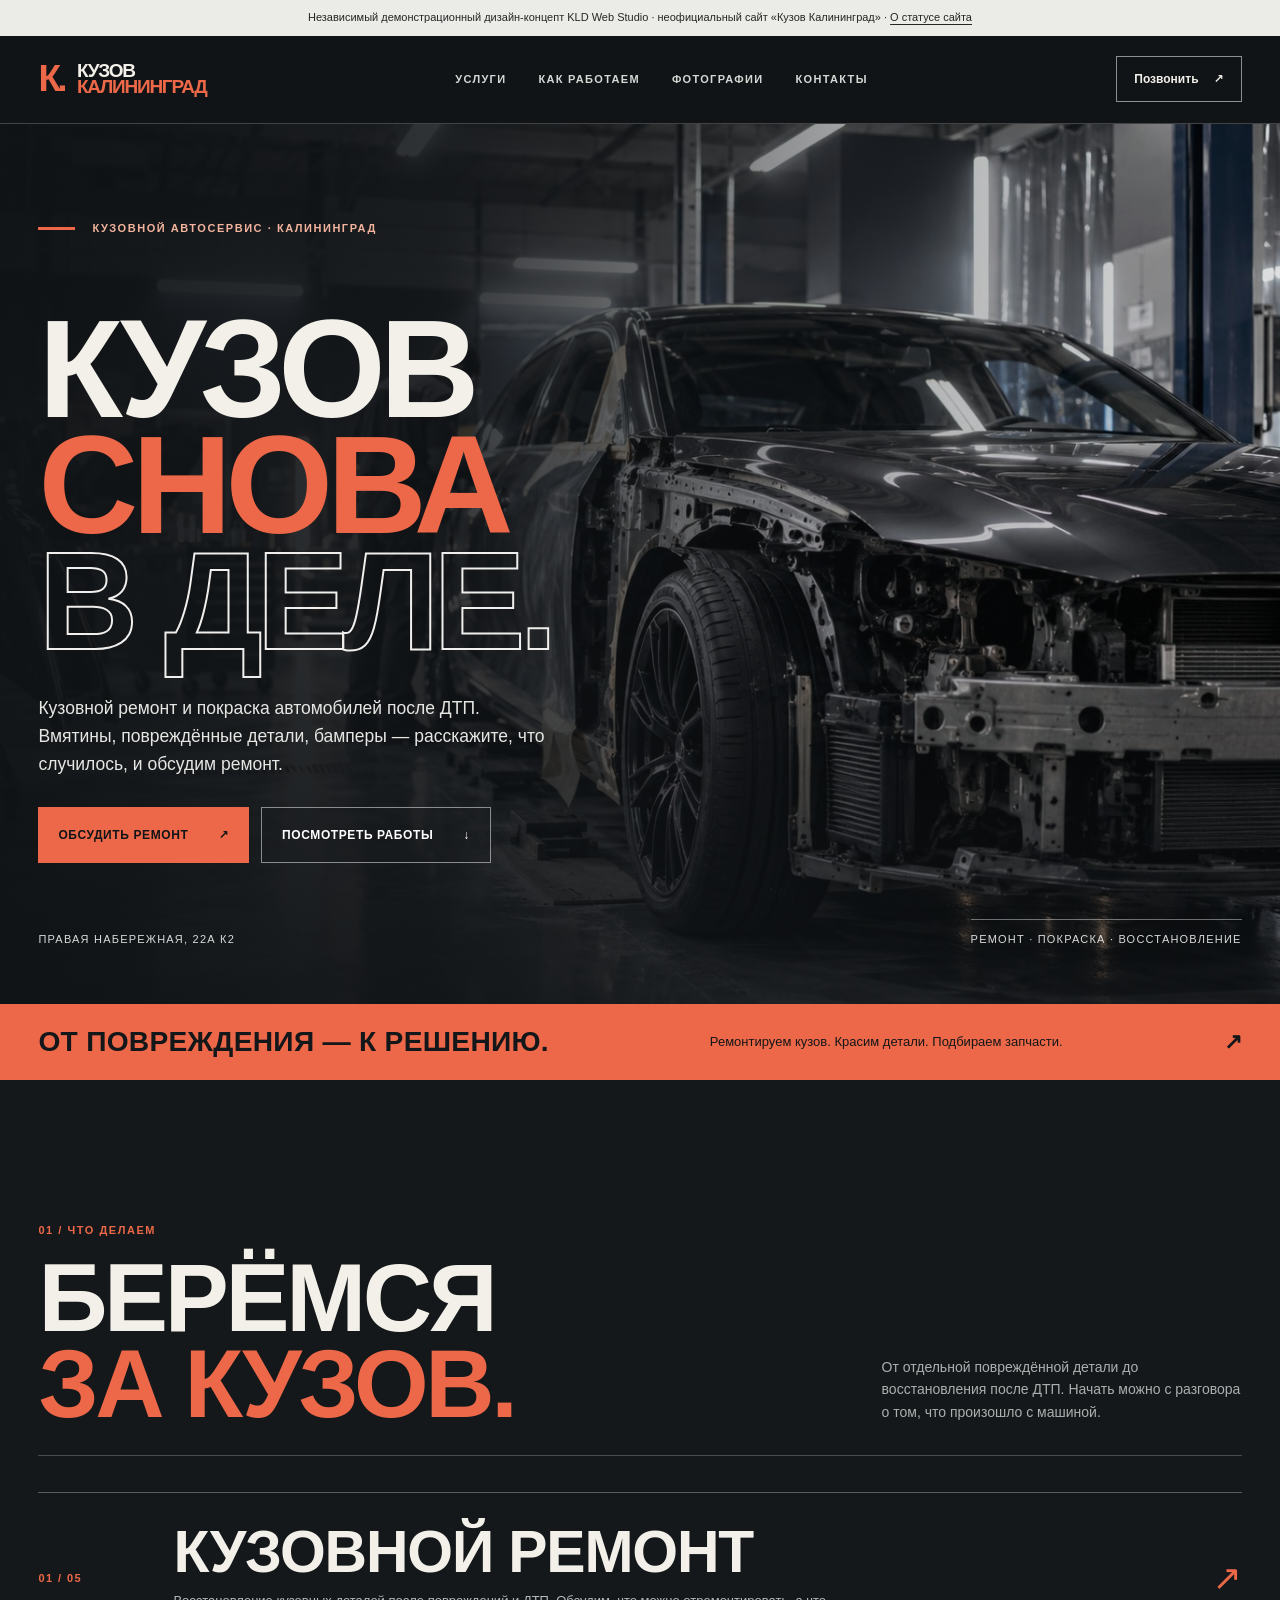
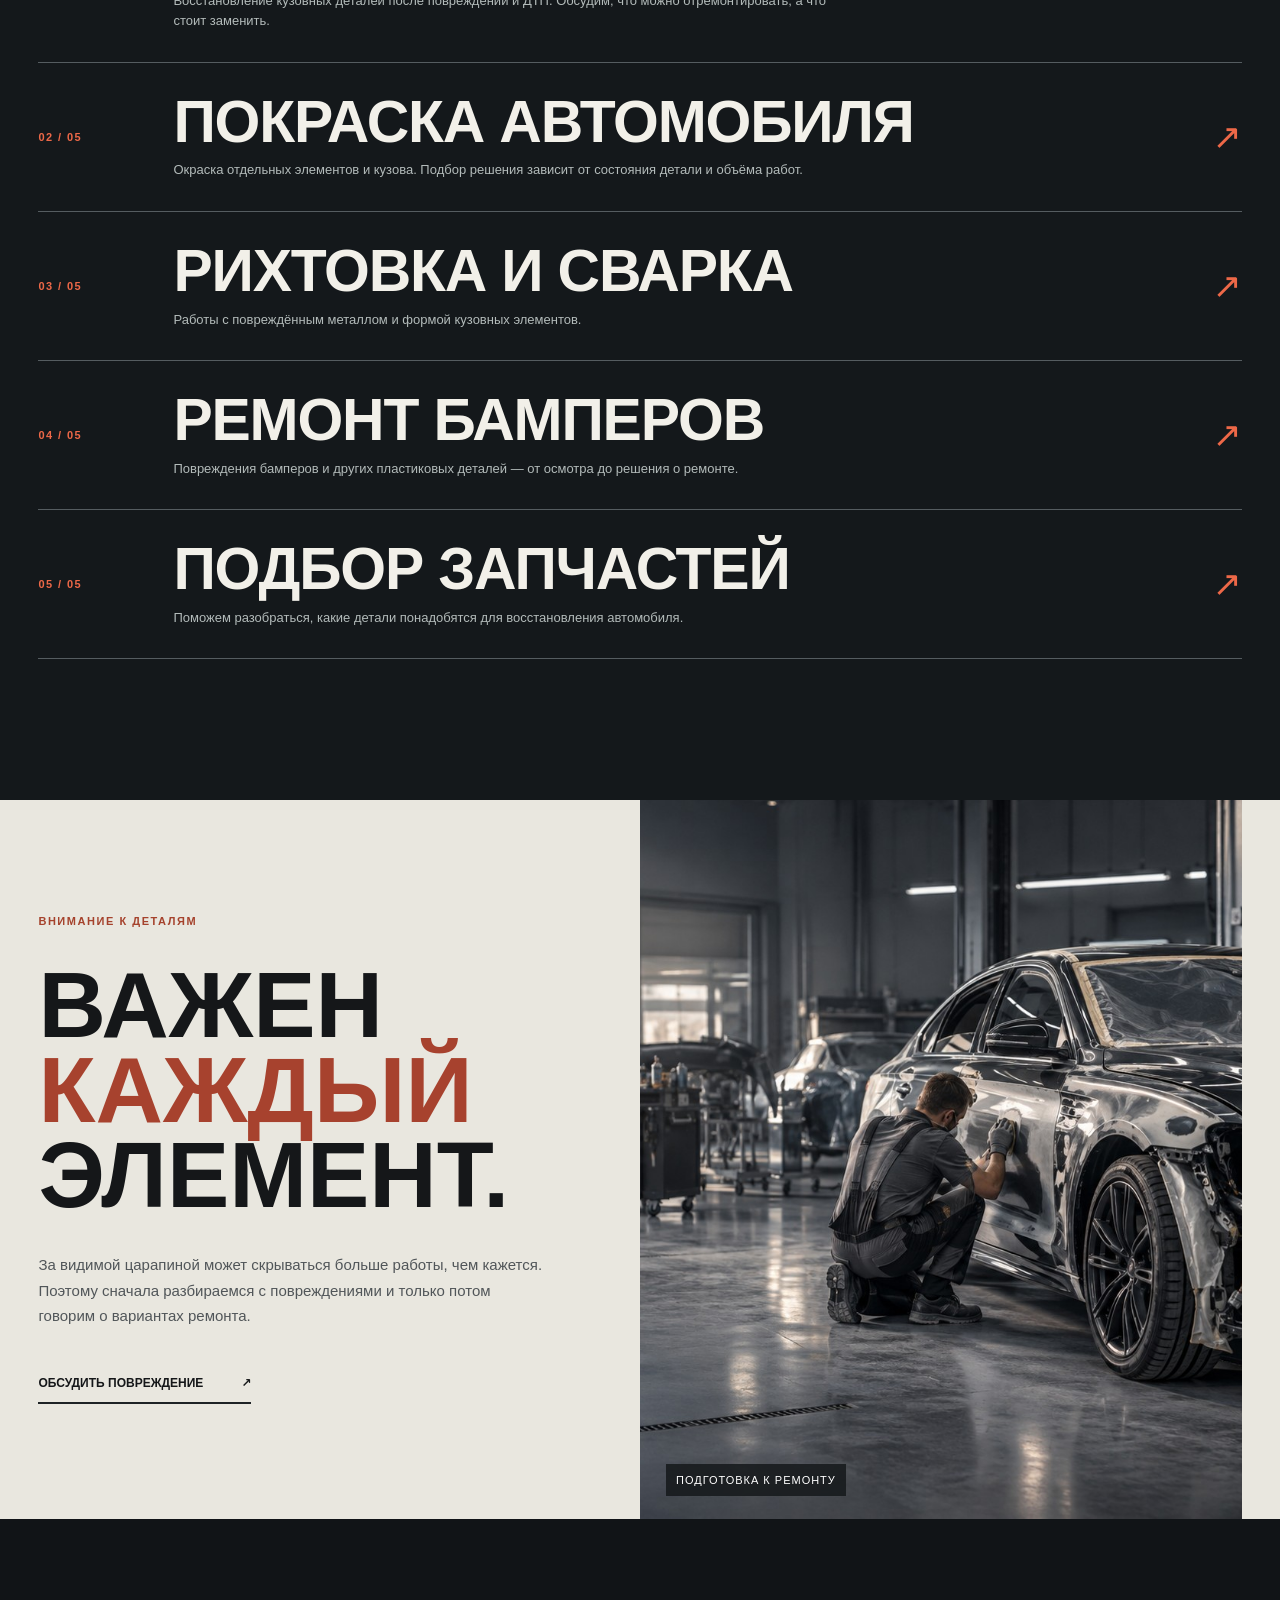
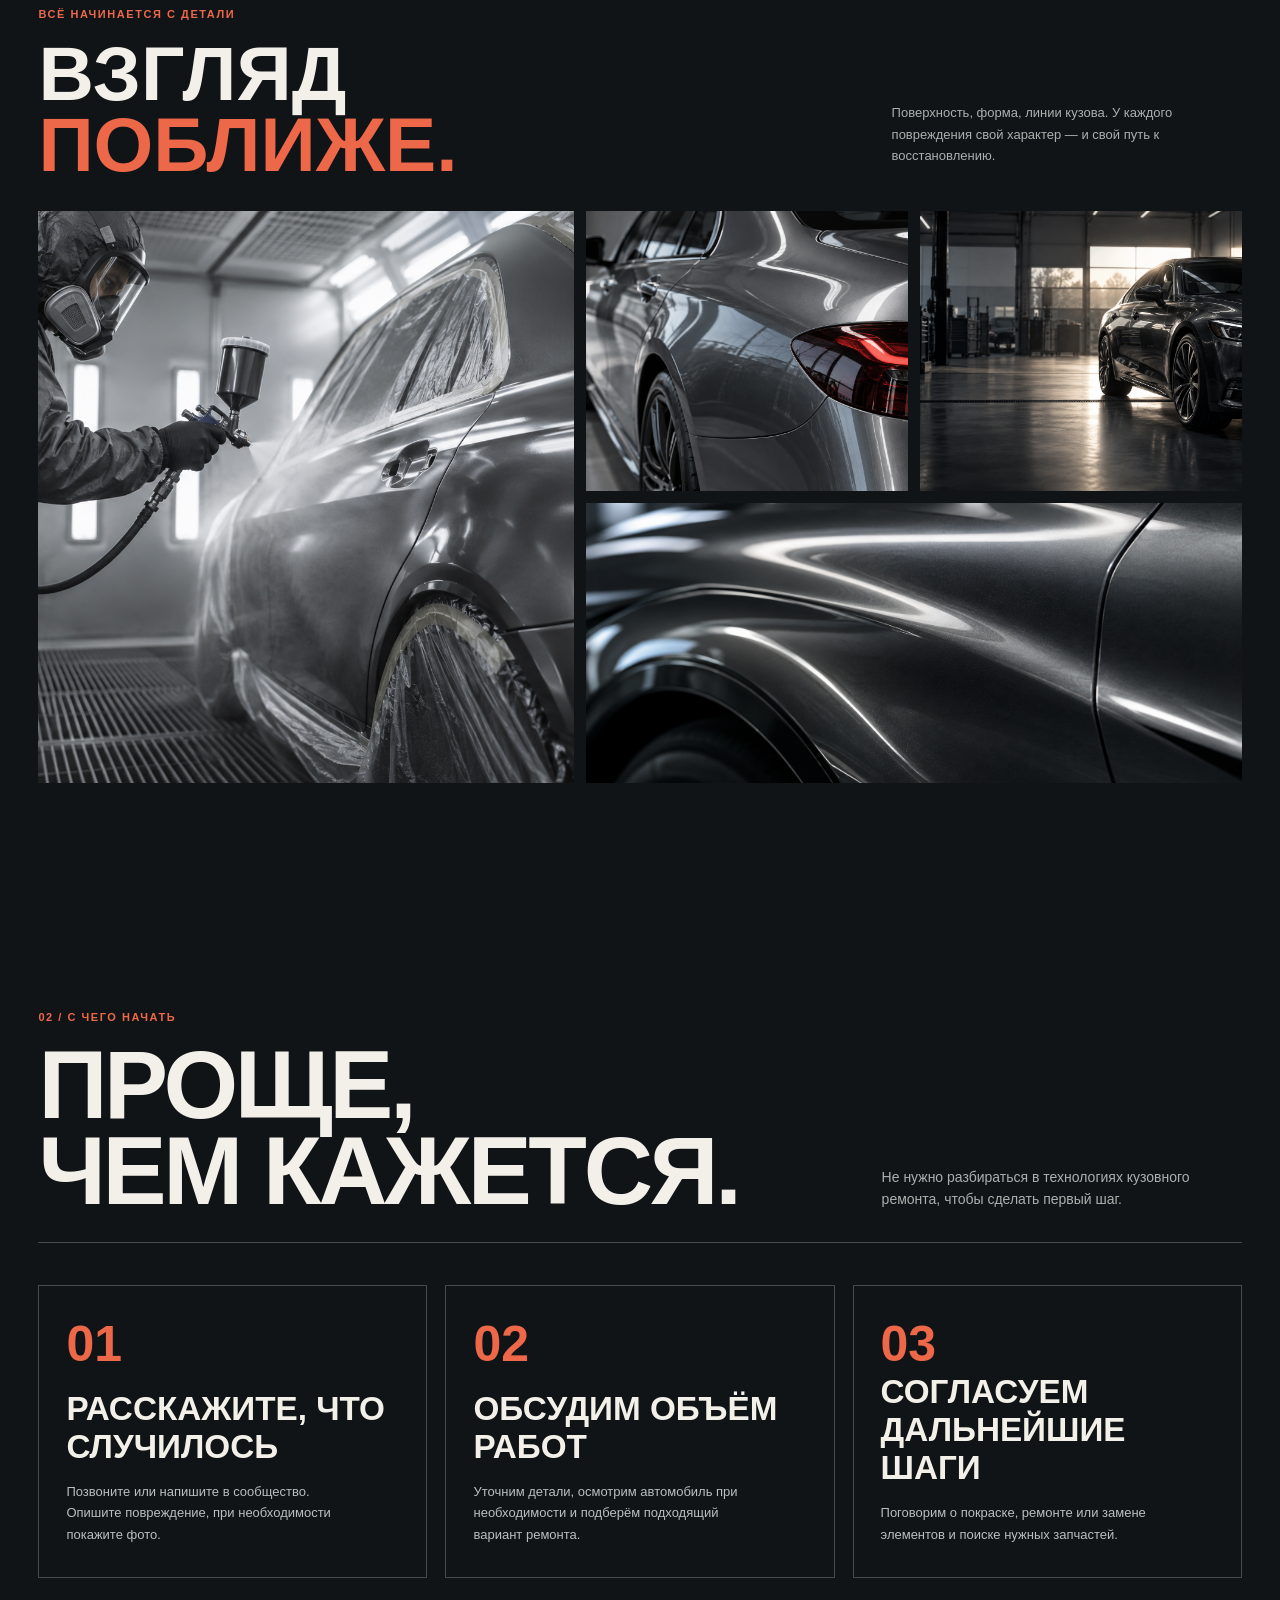
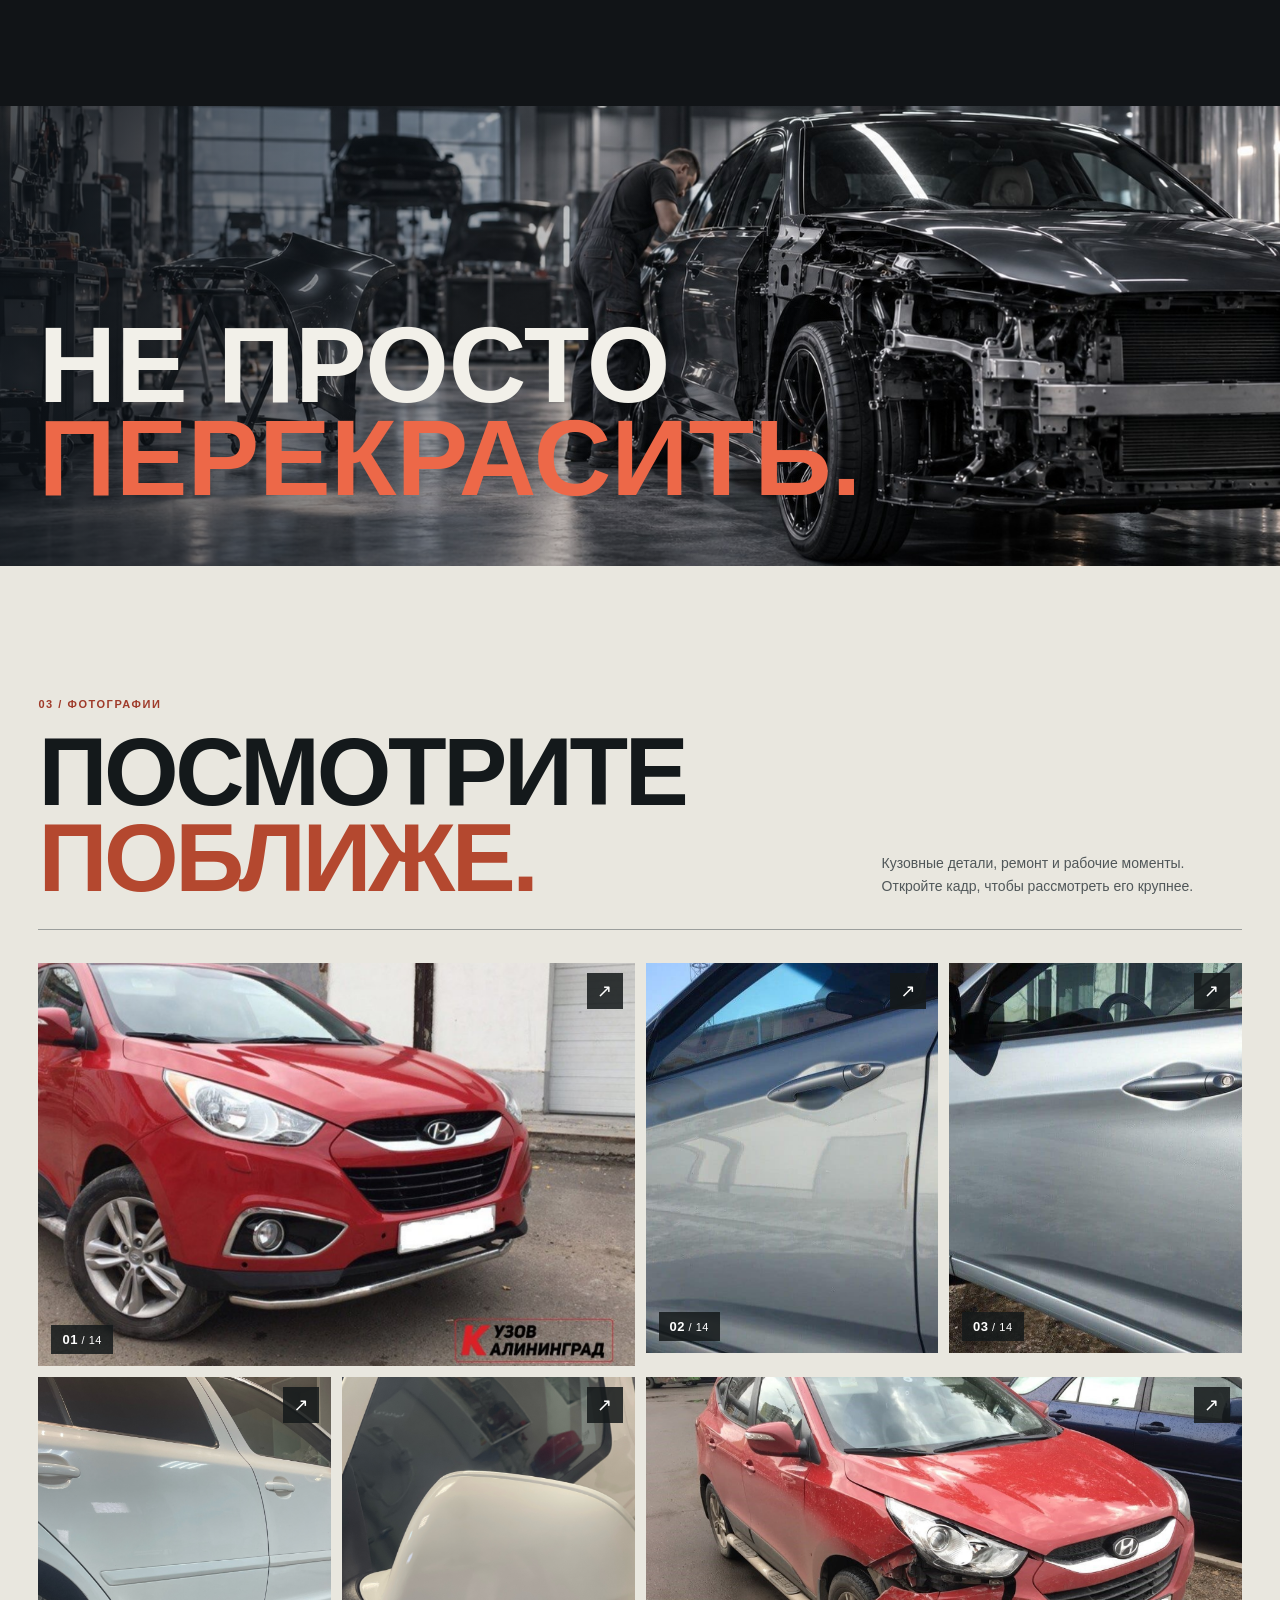
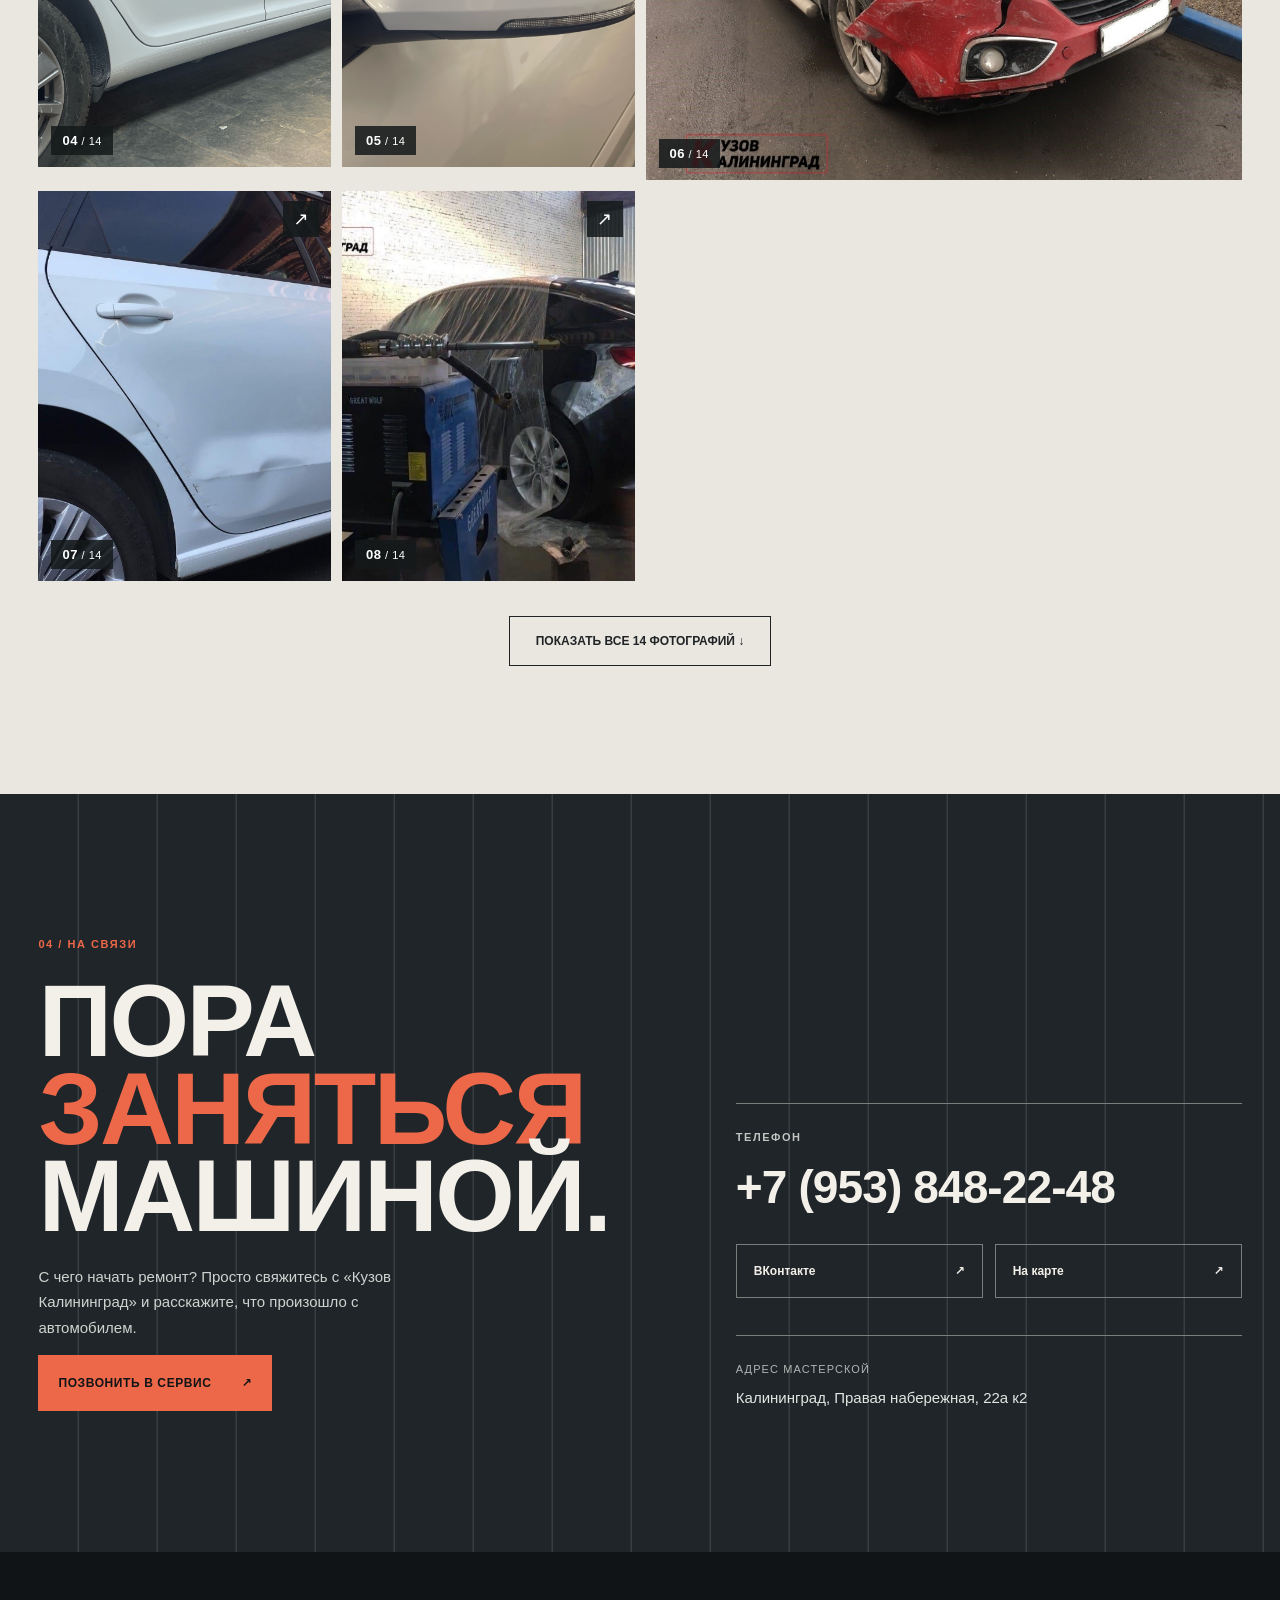
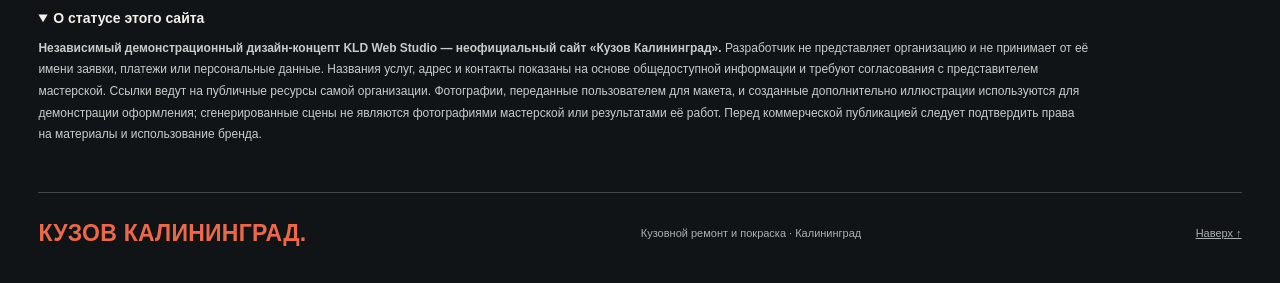
<file: demos/kuzov-kaliningrad-78721853/index.html>
<!doctype html><html lang="ru"><head><meta charset="utf-8"><meta name="viewport" content="width=device-width,initial-scale=1"><meta name="robots" content="noindex,nofollow,noarchive"><meta name="theme-color" content="#111417"><meta name="description" content="Кузов Калининград — кузовной ремонт, покраска автомобилей, рихтовка, сварка и ремонт бамперов. Калининград, Правая набережная, 22а к2."><title>Кузов Калининград — кузовной ремонт и покраска автомобилей</title><style>
:root{color-scheme:dark;--black:#111417;--black2:#1b2024;--black3:#272c30;--white:#f2f0e9;--cream:#e9e7df;--sub:#abb0ae;--orange:#ed6848;--line:#454b4e;--sans:Arial,Helvetica,system-ui,sans-serif;--display:Impact,"Arial Narrow","Roboto Condensed",Arial,sans-serif}
*,*::before,*::after{box-sizing:border-box}html{scroll-behavior:smooth;scroll-padding-top:100px}body{margin:0;min-width:320px;background:var(--black);color:var(--white);font-family:var(--sans);-webkit-font-smoothing:antialiased}img{max-width:100%;display:block}button{font:inherit;cursor:pointer}a{color:inherit;text-decoration:none}a:focus-visible,button:focus-visible,summary:focus-visible{outline:3px solid var(--orange);outline-offset:4px}::selection{background:var(--orange);color:var(--black)}[hidden]{display:none!important}.wrap{width:min(1500px,calc(100% - clamp(34px,6vw,110px)));margin:auto}.small-tag{font-size:11px;letter-spacing:.14em;text-transform:uppercase;font-weight:800}.muted{color:var(--sub)}
.notice{background:#ebebe7;color:#262626;font-size:11px;text-align:center;line-height:1.6;padding:9px 12px}.notice a{text-decoration:underline;text-underline-offset:3px}
.header{position:relative;z-index:8;background:var(--black);border-bottom:1px solid #fff3}.header-inner{display:flex;align-items:center;justify-content:space-between;gap:22px;min-height:87px}.logo{display:flex;align-items:center;gap:13px;min-width:0}.brand-mark{font:900 37px/.86 var(--display);letter-spacing:-.1em;color:var(--orange)}.brand{font:900 19px/.87 var(--sans);letter-spacing:-.065em;text-transform:uppercase}.brand span{display:block;color:var(--orange)}.header nav{display:flex;gap:clamp(12px,2.5vw,42px);align-items:center}.header nav a{font-size:11px;font-weight:800;letter-spacing:.12em;text-transform:uppercase;color:#d5d8d5;transition:color .2s}.header nav a:hover{color:var(--orange)}.header-call{display:inline-flex;align-items:center;gap:15px;color:var(--white);border:1px solid #8b9191;padding:15px 17px;font-weight:800;font-size:12px;white-space:nowrap;transition:background .2s}.header-call:hover{background:var(--orange);border-color:var(--orange);color:var(--black)}
.hero{position:relative;min-height:min(880px,80vw);isolation:isolate;background:#242c30;display:flex;align-items:stretch;overflow:hidden}.hero-bg{position:absolute;inset:0;width:100%;height:100%;object-fit:cover;object-position:center 52%;z-index:-2}.hero::before{content:"";position:absolute;z-index:-1;inset:0;background:linear-gradient(90deg,#101316f7 0%,#101316dd 34%,#10131652 70%,#10131620),linear-gradient(0deg,#101316bf,transparent 42%)}.hero-inner{display:flex;flex-direction:column;align-items:flex-start;justify-content:center;min-height:680px;padding-top:80px;padding-bottom:40px}.hero-issue{display:flex;gap:17px;align-items:center;color:#f3b49d}.hero-issue::before{content:"";width:37px;height:3px;background:var(--orange)}h1,h2,h3,p{margin-top:0}.hero h1{font:900 clamp(86px,10.8vw,181px)/.84 var(--display);letter-spacing:-.045em;text-transform:uppercase;max-width:1300px;margin:clamp(42px,6vw,95px) 0 36px}.hero h1 span{color:var(--orange);display:block}.hero h1 .outline{-webkit-text-stroke:2px #f0efed;color:transparent}.hero p{font-size:clamp(15px,1.37vw,21px);line-height:1.58;max-width:515px;color:#e6e6e3;margin-bottom:29px}.hero-actions{display:flex;gap:12px;flex-wrap:wrap}.btn{display:inline-flex;gap:30px;justify-content:space-between;align-items:center;min-height:56px;padding:16px 20px;text-transform:uppercase;font-size:12px;font-weight:900;letter-spacing:.05em;transition:background .2s,transform .2s}.btn:hover{transform:translateY(-2px)}.btn-primary{background:var(--orange);color:var(--black)}.btn-primary:hover{background:#ffa080}.btn-ghost{border:1px solid #eee8;background:#191b1d6a;color:white}.btn-ghost:hover{background:#ffffff24}.hero-footer{margin-top:auto;width:100%;padding-top:56px;display:flex;justify-content:space-between;gap:15px;align-items:end;font-size:11px;letter-spacing:.11em;color:#d9dbda;text-transform:uppercase}.hero-footer span:last-child{border-top:1px solid #ffffff66;padding-top:13px}
.strap{background:var(--orange);color:#141719}.strap-inner{display:flex;gap:35px;align-items:center;justify-content:space-between;min-height:76px}.strap strong{font:900 clamp(18px,2.2vw,31px) var(--display);letter-spacing:.01em;text-transform:uppercase}.strap span{font-size:13px}.strap .spark{font:900 22px var(--display)}
.heading{display:flex;justify-content:space-between;align-items:end;gap:30px;padding-bottom:29px;border-bottom:1px solid var(--line)}.heading .small-tag{color:var(--orange)}.heading h2{font:900 clamp(53px,7.5vw,116px)/.89 var(--display);text-transform:uppercase;letter-spacing:-.035em;margin:17px 0 0}.heading h2 em{font-style:normal;color:var(--orange)}.heading p{max-width:360px;line-height:1.6;font-size:14px;color:var(--sub);margin:0 0 3px}
.services-wrap{padding:clamp(85px,11vw,160px) 0;background:#14181b}.services{margin-top:36px}.service{display:grid;grid-template-columns:115px 1fr 55px;gap:20px;align-items:center;border-bottom:1px solid #555c60;padding:30px 0;transition:background .2s}.service:first-child{border-top:1px solid #555c60}.service:hover{background:#ffffff07}.service-num{font-size:11px;color:var(--orange);letter-spacing:.13em;font-weight:800}.service h3{font:900 clamp(31px,4.6vw,67px)/.99 var(--display);letter-spacing:-.02em;text-transform:uppercase;margin:0 0 9px}.service p{font-size:13px;color:#b3bbba;line-height:1.6;max-width:670px;margin:0}.service a{font-size:35px;color:var(--orange);text-align:right;align-self:center}
.manifesto{background:var(--cream);color:#151719;overflow:hidden}.manifesto-inner{display:grid;grid-template-columns:1fr 1fr;gap:0;min-height:700px}.manifesto-copy{padding:clamp(75px,9vw,135px) clamp(28px,6vw,100px) clamp(75px,9vw,135px) 0;display:flex;flex-direction:column;align-items:start;justify-content:center}.manifesto-copy .small-tag{color:#a5422c}.manifesto-copy h2{font:900 clamp(62px,7.3vw,116px)/.91 var(--display);text-transform:uppercase;margin:35px 0}.manifesto-copy h2 em{color:#a7422e;font-style:normal}.manifesto-copy p{max-width:510px;line-height:1.7;color:#515659;font-size:15px}.manifesto-copy a{border-bottom:2px solid #1e2325;padding:12px 0;display:inline-flex;gap:38px;text-transform:uppercase;font-weight:900;font-size:12px;margin-top:20px}.manifesto-photo{position:relative;min-height:680px;background:#a1a7a1}.manifesto-photo img{width:100%;height:100%;position:absolute;inset:0;object-fit:cover;object-position:center}.manifesto-photo span{position:absolute;bottom:23px;left:26px;color:white;background:#15191bdc;padding:10px;font-size:11px;letter-spacing:.09em}
.process{padding:clamp(95px,10vw,150px) 0}.process-steps{display:grid;grid-template-columns:repeat(3,minmax(0,1fr));gap:18px;margin-top:42px}.process-step{border:1px solid #444b4f;padding:29px 27px 32px;min-height:288px;display:flex;flex-direction:column}.process-step span{font:900 50px var(--display);color:var(--orange)}.process-step h3{font:900 clamp(27px,2.6vw,38px) var(--display);text-transform:uppercase;margin:auto 0 15px}.process-step p{font-size:13px;color:#b8bfbe;line-height:1.65;max-width:290px;margin:0}
.visual{position:relative;min-height:460px;overflow:hidden;background:#3d4445}.visual img{height:100%;width:100%;position:absolute;inset:0;object-fit:cover;object-position:center 54%}.visual:after{content:"";position:absolute;inset:0;background:linear-gradient(90deg,#0f151bbf,transparent 67%)}.visual .wrap{position:relative;z-index:1;min-height:460px;display:flex;flex-direction:column;justify-content:end;padding-top:80px;padding-bottom:62px}.visual h2{font:900 clamp(56px,8.4vw,120px)/.86 var(--display);text-transform:uppercase;max-width:920px;margin:0}.visual h2 em{color:var(--orange);font-style:normal}
.works{background:var(--cream);color:#14191b;padding:clamp(80px,10vw,145px) 0}.works .heading{border-color:#9b9e9c}.works .heading .small-tag{color:#9f3b2a}.works .heading h2 em{color:#b4482f}.works .heading p{color:#505759}.works-grid{margin-top:33px;display:grid;grid-template-columns:repeat(4,minmax(0,1fr));grid-auto-flow:row dense;gap:11px}.work-shot{position:relative;padding:0;border:0;min-width:0;background:#8b9294;aspect-ratio:3/4;overflow:hidden}.work-shot--wide{grid-column:span 2;aspect-ratio:1.48}.work-shot img{width:100%;height:100%;object-fit:cover;transition:transform .42s,filter .42s}.work-shot:hover img,.work-shot:focus-visible img{transform:scale(1.045);filter:brightness(.78)}.work-shot-label{position:absolute;bottom:12px;left:13px;background:#14191bd9;color:white;padding:7px 11px;letter-spacing:.04em;font-size:13px}.work-shot-label small{font-size:11px}.work-shot-open{position:absolute;right:12px;top:10px;color:white;background:#14191bd9;font-size:18px;width:36px;height:36px;display:grid;place-items:center}.more{display:block;margin:35px auto 0;background:none;border:1px solid #202427;padding:17px 26px;font-size:12px;font-weight:900;text-transform:uppercase;color:#202427}.more:hover{background:#202427;color:var(--white)}
.contact{padding:clamp(80px,11vw,160px) 0;background:#202529;position:relative;overflow:hidden}.contact:before{content:"";position:absolute;inset:0;opacity:.11;background:repeating-linear-gradient(90deg,transparent 0,transparent 77px,#fff 78px,#fff 79px)}.contact-grid{position:relative;display:grid;grid-template-columns:1fr .85fr;gap:clamp(40px,8vw,140px);align-items:end}.contact .small-tag{color:var(--orange)}.contact h2{font:900 clamp(66px,8vw,132px)/.85 var(--display);letter-spacing:-.025em;text-transform:uppercase;margin:25px 0}.contact h2 em{font-style:normal;color:var(--orange)}.contact p{line-height:1.7;color:#d0d3d0;max-width:420px;font-size:15px}.contact-right{border-top:1px solid #797f7c;padding-top:23px}.contact-right .small-tag{color:#c1c4c1}.phone{display:block;font:900 clamp(30px,3.6vw,58px)/1.1 var(--display);margin:17px 0 32px;letter-spacing:-.02em}.phone:hover{color:var(--orange)}.contact-links{display:grid;grid-template-columns:1fr 1fr;gap:12px}.contact-links a{display:flex;align-items:center;justify-content:space-between;gap:14px;padding:19px 17px;border:1px solid #777f7d;font-size:12px;font-weight:800}.contact-links a:hover{background:#ffffff18}.address{margin-top:37px;padding-top:24px;border-top:1px solid #797f7c;color:#e2e5e2;font-size:15px;line-height:1.65}.address span{display:block;color:#aeb7b4;margin-bottom:8px;text-transform:uppercase;letter-spacing:.1em;font-size:11px}
.legal{padding:46px 0 34px;color:#c5cdca;border-bottom:1px solid #42494a}.legal summary{cursor:pointer;font-size:14px;font-weight:900;color:var(--white);padding:12px 0}.legal p{font-size:12px;line-height:1.8;max-width:1050px}.footer{padding:27px 0 36px;display:flex;justify-content:space-between;align-items:center;gap:20px;font-size:11px;color:#a9b1b0}.footer b{font:900 23px var(--display);letter-spacing:.01em;color:var(--orange)}.footer a{text-decoration:underline}
.lightbox{inset:0;width:100vw;max-width:none;height:100dvh;max-height:none;padding:63px 55px 64px;border:0;background:#090b0bed;color:white}.lightbox::backdrop{background:#0b0d0dee}.lightbox figure{height:100%;display:flex;align-items:center;justify-content:center;margin:0}.lightbox img{max-width:100%;max-height:100%;object-fit:contain}.close,.lb-arrow{position:absolute;border:1px solid #a9afac;color:#fff;background:#15191bcf;display:grid;place-items:center;z-index:2}.close{right:15px;top:13px;height:43px;width:43px;font-size:31px}.lb-arrow{top:50%;transform:translateY(-50%);width:39px;height:57px;font-size:28px}.lb-arrow.prev{left:8px}.lb-arrow.next{right:8px}.lb-caption{position:absolute;bottom:25px;left:55px;right:55px;display:flex;justify-content:space-between;font-size:12px;color:#dde1dd}
.mobile-call{display:none}
@media(max-width:1080px){.header nav{gap:15px}.header nav a{font-size:10px}.brand{font-size:16px}.header-call{font-size:11px;padding:12px}.hero{min-height:680px}.hero h1{font-size:clamp(80px,10.6vw,125px)}.manifesto-inner{min-height:570px}.manifesto-photo{min-height:570px}.manifesto-copy h2{font-size:clamp(60px,7vw,90px)}}
@media(max-width:790px){.wrap{width:calc(100% - 42px)}.header-inner{min-height:70px}.header nav{display:none}.header-call{padding:12px}.hero{min-height:0}.hero-inner{min-height:690px;padding-top:73px}.hero h1{font-size:clamp(78px,14vw,125px)}.hero::before{background:linear-gradient(90deg,#101316e8,#1013168c 76%),linear-gradient(0deg,#101316b0,transparent 60%)}.strap-inner{gap:10px;flex-wrap:wrap;padding:19px 0}.strap strong{font-size:21px}.strap span{font-size:11px}.heading{display:block}.heading p{margin-top:20px}.manifesto-inner{grid-template-columns:1fr;min-height:0}.manifesto-copy{padding:75px 0}.manifesto-copy h2{font-size:clamp(70px,12vw,110px)}.manifesto-photo{min-height:0;height:80vw;max-height:600px}.process-steps{grid-template-columns:1fr;gap:12px}.process-step{min-height:230px}.works-grid{grid-template-columns:repeat(3,minmax(0,1fr))}.contact-grid{grid-template-columns:1fr}.contact h2{font-size:clamp(82px,12vw,122px)}}
@media(max-width:520px){.wrap{width:calc(100% - 36px)}.notice{font-size:10px}.header-inner{gap:10px;min-height:65px}.brand-mark{font-size:30px}.brand{font-size:13px}.logo{gap:8px}.header-call{font-size:10px;gap:7px;padding:11px 8px}.hero-inner{min-height:650px;padding-top:65px}.hero h1{font-size:clamp(67px,15.5vw,83px);margin:38px 0 27px}.hero h1 .outline{-webkit-text-stroke:1.3px #f0efed}.hero p{font-size:14px}.hero-footer{font-size:9px}.hero-footer span:last-child{max-width:155px}.btn{width:100%;font-size:11px}.strap .spark{display:none}.strap-inner{align-items:start;justify-content:flex-start}.strap strong{font-size:22px}.strap span{width:100%}.heading h2{font-size:clamp(55px,12vw,78px)}.service{grid-template-columns:42px 1fr 22px;gap:9px;padding:26px 0}.service h3{font-size:clamp(29px,7vw,43px)}.service a{font-size:23px}.service-num{font-size:9px}.service p{font-size:12px}.manifesto-copy h2{font-size:clamp(66px,14vw,90px)}.manifesto-photo{height:105vw}.visual,.visual .wrap{min-height:365px}.visual h2{font-size:clamp(62px,13vw,90px)}.works-grid{grid-template-columns:repeat(2,minmax(0,1fr));gap:7px}.work-shot--wide{grid-column:span 2}.contact h2{font-size:clamp(78px,14vw,96px)}.phone{font-size:clamp(32px,7.9vw,48px)}.contact-links{grid-template-columns:1fr}.footer{align-items:start;flex-direction:column;padding-bottom:95px}.mobile-call{display:flex;position:fixed;bottom:0;left:0;right:0;z-index:15;min-height:58px;background:var(--orange);color:var(--black);align-items:center;justify-content:space-between;padding:14px 22px;font-size:12px;font-weight:900;text-transform:uppercase;box-shadow:0 -6px 22px #0008}.lightbox{padding:65px 35px 65px}.lb-caption{left:35px;right:35px}}
@media(prefers-reduced-motion:reduce){html{scroll-behavior:auto}*,*::before,*::after{transition-duration:.01ms!important;animation-duration:.01ms!important}}
.visual-index{background:#111417;padding:85px 0 96px}.visual-index-head{display:flex;align-items:end;justify-content:space-between;gap:25px;margin-bottom:32px}.visual-index-head h2{font:900 clamp(50px,6vw,92px)/.92 var(--display);text-transform:uppercase;margin:16px 0 0}.visual-index-head h2 em{font-style:normal;color:var(--orange)}.visual-index-head .small-tag{color:var(--orange)}.visual-index-head p{font-size:13px;line-height:1.65;color:var(--sub);max-width:350px}.visual-index-grid{display:grid;grid-template-columns:1.25fr .75fr .75fr;grid-template-rows:280px 280px;gap:12px}.visual-index-grid div{overflow:hidden;min-width:0;background:#383d3f}.visual-index-grid div:first-child{grid-row:span 2}.visual-index-grid div:nth-child(4){grid-column:span 2}.visual-index-grid img{height:100%;width:100%;object-fit:cover}@media(max-width:790px){.visual-index-grid{grid-template-columns:1fr 1fr;grid-template-rows:340px 240px 240px}.visual-index-grid div:first-child{grid-column:span 2;grid-row:auto}.visual-index-grid div:nth-child(4){grid-column:span 2}.visual-index-head{display:block}.visual-index-head p{margin-top:19px}}@media(max-width:520px){.visual-index{padding:65px 0 76px}.visual-index-grid{gap:8px;grid-template-rows:250px 155px 185px}.visual-index-head h2{font-size:54px}}</style></head>
<body id="top"><div class="notice" role="note">Независимый демонстрационный дизайн-концепт KLD Web Studio · неофициальный сайт «Кузов Калининград» · <a href="#notice">О статусе сайта</a></div>
<header class="header"><div class="wrap header-inner"><a class="logo" href="#top" aria-label="Кузов Калининград — наверх"><span class="brand-mark" aria-hidden="true">К.</span><span class="brand">КУЗОВ<span>КАЛИНИНГРАД</span></span></a><nav aria-label="Разделы сайта"><a href="#services">Услуги</a><a href="#process">Как работаем</a><a href="#works">Фотографии</a><a href="#contact">Контакты</a></nav><a class="header-call" href="tel:+79538482248">Позвонить <span aria-hidden="true">↗</span></a></div></header>
<main>
<section class="hero" aria-labelledby="hero-title"><img class="hero-bg" src="assets/generated-hero-bodyshop.jpg" alt="" fetchpriority="high"><div class="wrap hero-inner"><div class="small-tag hero-issue">Кузовной автосервис · Калининград</div><h1 id="hero-title">КУЗОВ<br><span>СНОВА</span><span class="outline">В ДЕЛЕ.</span></h1><p>Кузовной ремонт и покраска автомобилей после ДТП. Вмятины, повреждённые детали, бамперы — расскажите, что случилось, и обсудим ремонт.</p><div class="hero-actions"><a class="btn btn-primary" href="tel:+79538482248">Обсудить ремонт <span aria-hidden="true">↗</span></a><a class="btn btn-ghost" href="#works">Посмотреть работы <span aria-hidden="true">↓</span></a></div><div class="hero-footer"><span>Правая набережная, 22а к2</span><span>Ремонт · Покраска · Восстановление</span></div></div></section>
<div class="strap"><div class="wrap strap-inner"><strong>От повреждения — к решению.</strong><span>Ремонтируем кузов. Красим детали. Подбираем запчасти.</span><i class="spark" aria-hidden="true">↗</i></div></div>
<section class="services-wrap" id="services"><div class="wrap"><div class="heading"><div><span class="small-tag">01 / Что делаем</span><h2>БЕРЁМСЯ<br><em>ЗА КУЗОВ.</em></h2></div><p>От отдельной повреждённой детали до восстановления после ДТП. Начать можно с разговора о том, что произошло с машиной.</p></div><div class="services"><article class="service"><span class="service-num">01 / 05</span><div><h3>Кузовной ремонт</h3><p>Восстановление кузовных деталей после повреждений и ДТП. Обсудим, что можно отремонтировать, а что стоит заменить.</p></div><a href="tel:+79538482248" aria-label="Позвонить, чтобы узнать про услугу Кузовной ремонт">↗</a></article><article class="service"><span class="service-num">02 / 05</span><div><h3>Покраска автомобиля</h3><p>Окраска отдельных элементов и кузова. Подбор решения зависит от состояния детали и объёма работ.</p></div><a href="tel:+79538482248" aria-label="Позвонить, чтобы узнать про услугу Покраска автомобиля">↗</a></article><article class="service"><span class="service-num">03 / 05</span><div><h3>Рихтовка и сварка</h3><p>Работы с повреждённым металлом и формой кузовных элементов.</p></div><a href="tel:+79538482248" aria-label="Позвонить, чтобы узнать про услугу Рихтовка и сварка">↗</a></article><article class="service"><span class="service-num">04 / 05</span><div><h3>Ремонт бамперов</h3><p>Повреждения бамперов и других пластиковых деталей — от осмотра до решения о ремонте.</p></div><a href="tel:+79538482248" aria-label="Позвонить, чтобы узнать про услугу Ремонт бамперов">↗</a></article><article class="service"><span class="service-num">05 / 05</span><div><h3>Подбор запчастей</h3><p>Поможем разобраться, какие детали понадобятся для восстановления автомобиля.</p></div><a href="tel:+79538482248" aria-label="Позвонить, чтобы узнать про услугу Подбор запчастей">↗</a></article></div></div></section>
<section class="manifesto" aria-labelledby="manifesto-title"><div class="wrap manifesto-inner"><div class="manifesto-copy"><span class="small-tag">Внимание к деталям</span><h2 id="manifesto-title">ВАЖЕН<br><em>КАЖДЫЙ</em><br>ЭЛЕМЕНТ.</h2><p>За видимой царапиной может скрываться больше работы, чем кажется. Поэтому сначала разбираемся с повреждениями и только потом говорим о вариантах ремонта.</p><a href="tel:+79538482248">Обсудить повреждение <span aria-hidden="true">↗</span></a></div><div class="manifesto-photo"><img src="assets/generated-prep-repair.jpg" alt="Иллюстрация подготовки кузовной детали к ремонту" loading="lazy"><span>ПОДГОТОВКА К РЕМОНТУ</span></div></div></section>
<section class="visual-index" aria-label="Автомобильные детали и процесс ремонта"><div class="wrap"><div class="visual-index-head"><div><span class="small-tag">Всё начинается с детали</span><h2>ВЗГЛЯД<br><em>ПОБЛИЖЕ.</em></h2></div><p>Поверхность, форма, линии кузова. У каждого повреждения свой характер — и свой путь к восстановлению.</p></div><div class="visual-index-grid" aria-hidden="true"><div><img src="assets/generated-editorial-01.png" alt="" loading="lazy"></div><div><img src="assets/generated-editorial-02.png" alt="" loading="lazy"></div><div><img src="assets/generated-editorial-03.png" alt="" loading="lazy"></div><div><img src="assets/generated-editorial-04.png" alt="" loading="lazy"></div></div></div></section>
<section class="process wrap" id="process"><div class="heading"><div><span class="small-tag">02 / С чего начать</span><h2>ПРОЩЕ,<br>ЧЕМ КАЖЕТСЯ.</h2></div><p>Не нужно разбираться в технологиях кузовного ремонта, чтобы сделать первый шаг.</p></div><div class="process-steps"><div class="process-step"><span>01</span><h3>Расскажите, что случилось</h3><p>Позвоните или напишите в сообщество. Опишите повреждение, при необходимости покажите фото.</p></div><div class="process-step"><span>02</span><h3>Обсудим объём работ</h3><p>Уточним детали, осмотрим автомобиль при необходимости и подберём подходящий вариант ремонта.</p></div><div class="process-step"><span>03</span><h3>Согласуем дальнейшие шаги</h3><p>Поговорим о покраске, ремонте или замене элементов и поиске нужных запчастей.</p></div></div></section>
<section class="visual" aria-label="Кузовной ремонт"><img src="assets/generated-workshop-atmosphere.jpg" alt="" loading="lazy"><div class="wrap"><h2>НЕ ПРОСТО<br><em>ПЕРЕКРАСИТЬ.</em></h2></div></section>
<section class="works" id="works"><div class="wrap"><div class="heading"><div><span class="small-tag">03 / Фотографии</span><h2>ПОСМОТРИТЕ<br><em>ПОБЛИЖЕ.</em></h2></div><p>Кузовные детали, ремонт и рабочие моменты. Откройте кадр, чтобы рассмотреть его крупнее.</p></div><div class="works-grid"><button class="work-shot work-shot--wide" type="button" data-photo="0"  aria-label="Открыть фотографию 1 из 14"><img src="assets/work-01.png" alt="Фотография кузовных работ, кадр 1" loading="lazy" decoding="async"><span class="work-shot-label"><b>01</b><small> / 14</small></span><span class="work-shot-open" aria-hidden="true">↗</span></button>
<button class="work-shot" type="button" data-photo="1"  aria-label="Открыть фотографию 2 из 14"><img src="assets/work-02.png" alt="Фотография кузовных работ, кадр 2" loading="lazy" decoding="async"><span class="work-shot-label"><b>02</b><small> / 14</small></span><span class="work-shot-open" aria-hidden="true">↗</span></button>
<button class="work-shot" type="button" data-photo="2"  aria-label="Открыть фотографию 3 из 14"><img src="assets/work-03.png" alt="Фотография кузовных работ, кадр 3" loading="lazy" decoding="async"><span class="work-shot-label"><b>03</b><small> / 14</small></span><span class="work-shot-open" aria-hidden="true">↗</span></button>
<button class="work-shot" type="button" data-photo="3"  aria-label="Открыть фотографию 4 из 14"><img src="assets/work-04.png" alt="Фотография кузовных работ, кадр 4" loading="lazy" decoding="async"><span class="work-shot-label"><b>04</b><small> / 14</small></span><span class="work-shot-open" aria-hidden="true">↗</span></button>
<button class="work-shot" type="button" data-photo="4"  aria-label="Открыть фотографию 5 из 14"><img src="assets/work-05.png" alt="Фотография кузовных работ, кадр 5" loading="lazy" decoding="async"><span class="work-shot-label"><b>05</b><small> / 14</small></span><span class="work-shot-open" aria-hidden="true">↗</span></button>
<button class="work-shot work-shot--wide" type="button" data-photo="5"  aria-label="Открыть фотографию 6 из 14"><img src="assets/work-06.png" alt="Фотография кузовных работ, кадр 6" loading="lazy" decoding="async"><span class="work-shot-label"><b>06</b><small> / 14</small></span><span class="work-shot-open" aria-hidden="true">↗</span></button>
<button class="work-shot" type="button" data-photo="6"  aria-label="Открыть фотографию 7 из 14"><img src="assets/work-07.png" alt="Фотография кузовных работ, кадр 7" loading="lazy" decoding="async"><span class="work-shot-label"><b>07</b><small> / 14</small></span><span class="work-shot-open" aria-hidden="true">↗</span></button>
<button class="work-shot" type="button" data-photo="7"  aria-label="Открыть фотографию 8 из 14"><img src="assets/work-08.png" alt="Фотография кузовных работ, кадр 8" loading="lazy" decoding="async"><span class="work-shot-label"><b>08</b><small> / 14</small></span><span class="work-shot-open" aria-hidden="true">↗</span></button>
<button class="work-shot" type="button" data-photo="8" hidden aria-label="Открыть фотографию 9 из 14"><img src="assets/work-09.png" alt="Фотография кузовных работ, кадр 9" loading="lazy" decoding="async"><span class="work-shot-label"><b>09</b><small> / 14</small></span><span class="work-shot-open" aria-hidden="true">↗</span></button>
<button class="work-shot" type="button" data-photo="9" hidden aria-label="Открыть фотографию 10 из 14"><img src="assets/work-10.png" alt="Фотография кузовных работ, кадр 10" loading="lazy" decoding="async"><span class="work-shot-label"><b>10</b><small> / 14</small></span><span class="work-shot-open" aria-hidden="true">↗</span></button>
<button class="work-shot work-shot--wide" type="button" data-photo="10" hidden aria-label="Открыть фотографию 11 из 14"><img src="assets/work-11.png" alt="Фотография кузовных работ, кадр 11" loading="lazy" decoding="async"><span class="work-shot-label"><b>11</b><small> / 14</small></span><span class="work-shot-open" aria-hidden="true">↗</span></button>
<button class="work-shot" type="button" data-photo="11" hidden aria-label="Открыть фотографию 12 из 14"><img src="assets/work-12.png" alt="Фотография кузовных работ, кадр 12" loading="lazy" decoding="async"><span class="work-shot-label"><b>12</b><small> / 14</small></span><span class="work-shot-open" aria-hidden="true">↗</span></button>
<button class="work-shot" type="button" data-photo="12" hidden aria-label="Открыть фотографию 13 из 14"><img src="assets/work-13.png" alt="Фотография кузовных работ, кадр 13" loading="lazy" decoding="async"><span class="work-shot-label"><b>13</b><small> / 14</small></span><span class="work-shot-open" aria-hidden="true">↗</span></button>
<button class="work-shot" type="button" data-photo="13" hidden aria-label="Открыть фотографию 14 из 14"><img src="assets/work-14.png" alt="Фотография кузовных работ, кадр 14" loading="lazy" decoding="async"><span class="work-shot-label"><b>14</b><small> / 14</small></span><span class="work-shot-open" aria-hidden="true">↗</span></button></div><button type="button" class="more" id="more" aria-expanded="false">Показать все 14 фотографий ↓</button></div></section>
<section class="contact" id="contact"><div class="wrap contact-grid"><div><span class="small-tag">04 / На связи</span><h2>ПОРА<br><em>ЗАНЯТЬСЯ</em><br>МАШИНОЙ.</h2><p>С чего начать ремонт? Просто свяжитесь с «Кузов Калининград» и расскажите, что произошло с автомобилем.</p><a class="btn btn-primary" href="tel:+79538482248">Позвонить в сервис <span aria-hidden="true">↗</span></a></div><div class="contact-right"><span class="small-tag">Телефон</span><a class="phone" href="tel:+79538482248">+7 (953) 848-22-48</a><div class="contact-links"><a href="https://vk.com/kuzovkalinigrad" target="_blank" rel="noopener noreferrer" aria-label="Сообщество во ВКонтакте, откроется в новой вкладке">ВКонтакте <span aria-hidden="true">↗</span></a><a href="https://2gis.ru/kaliningrad/firm/70000001078721853" target="_blank" rel="noopener noreferrer" aria-label="Открыть адрес в 2ГИС в новой вкладке">На карте <span aria-hidden="true">↗</span></a></div><div class="address"><span>Адрес мастерской</span>Калининград, Правая набережная, 22а к2</div></div></div></section>
</main>
<section class="legal wrap" id="notice"><details open><summary>О статусе этого сайта</summary><p><strong>Независимый демонстрационный дизайн-концепт KLD Web Studio — неофициальный сайт «Кузов Калининград».</strong> Разработчик не представляет организацию и не принимает от её имени заявки, платежи или персональные данные. Названия услуг, адрес и контакты показаны на основе общедоступной информации и требуют согласования с представителем мастерской. Ссылки ведут на публичные ресурсы самой организации. Фотографии, переданные пользователем для макета, и созданные дополнительно иллюстрации используются для демонстрации оформления; сгенерированные сцены не являются фотографиями мастерской или результатами её работ. Перед коммерческой публикацией следует подтвердить права на материалы и использование бренда.</p></details></section>
<footer class="footer wrap"><b>КУЗОВ КАЛИНИНГРАД.</b><span>Кузовной ремонт и покраска · Калининград</span><a href="#top">Наверх ↑</a></footer>
<a class="mobile-call" href="tel:+79538482248">Обсудить ремонт <span aria-hidden="true">Позвонить ↗</span></a>
<dialog class="lightbox" id="lightbox" aria-label="Просмотр фотографий"><button class="close" type="button" id="close" aria-label="Закрыть фотографию">×</button><button class="lb-arrow prev" id="prevPhoto" type="button" aria-label="Предыдущее фото">‹</button><figure><img id="fullPhoto" alt=""></figure><button class="lb-arrow next" id="nextPhoto" type="button" aria-label="Следующее фото">›</button><div class="lb-caption"><span>Ремонт в деталях</span><span id="photoCounter" aria-live="polite">01 / 14</span></div></dialog>
<script>
(()=>{const tiles=[...document.querySelectorAll(".work-shot")],dialog=document.getElementById("lightbox"),img=document.getElementById("fullPhoto"),counter=document.getElementById("photoCounter"),more=document.getElementById("more");let current=0,origin=null;function show(i){current=(i+tiles.length)%tiles.length;const source=tiles[current].querySelector("img");img.src=source.getAttribute("src");img.alt=source.alt;counter.textContent=String(current+1).padStart(2,"0")+" / "+tiles.length}tiles.forEach((el,i)=>el.addEventListener("click",()=>{origin=el;show(i);dialog.showModal()}));document.getElementById("close").onclick=()=>dialog.close();document.getElementById("prevPhoto").onclick=()=>show(current-1);document.getElementById("nextPhoto").onclick=()=>show(current+1);dialog.addEventListener("click",e=>{if(e.target===dialog)dialog.close()});dialog.addEventListener("keydown",e=>{if(e.key==="ArrowLeft"){e.preventDefault();show(current-1)}if(e.key==="ArrowRight"){e.preventDefault();show(current+1)}});dialog.addEventListener("close",()=>{img.removeAttribute("src");origin?.focus()});more.onclick=()=>{const expanded=more.getAttribute("aria-expanded")==="true";tiles.slice(8).forEach(x=>x.hidden=expanded);more.setAttribute("aria-expanded",String(!expanded));more.textContent=expanded?"Показать все 14 фотографий ↓":"Свернуть галерею ↑";if(expanded)document.getElementById("works").scrollIntoView({behavior:window.matchMedia("(prefers-reduced-motion:reduce)").matches?"instant":"smooth",block:"start"})}})();
</script></body></html>
</file>
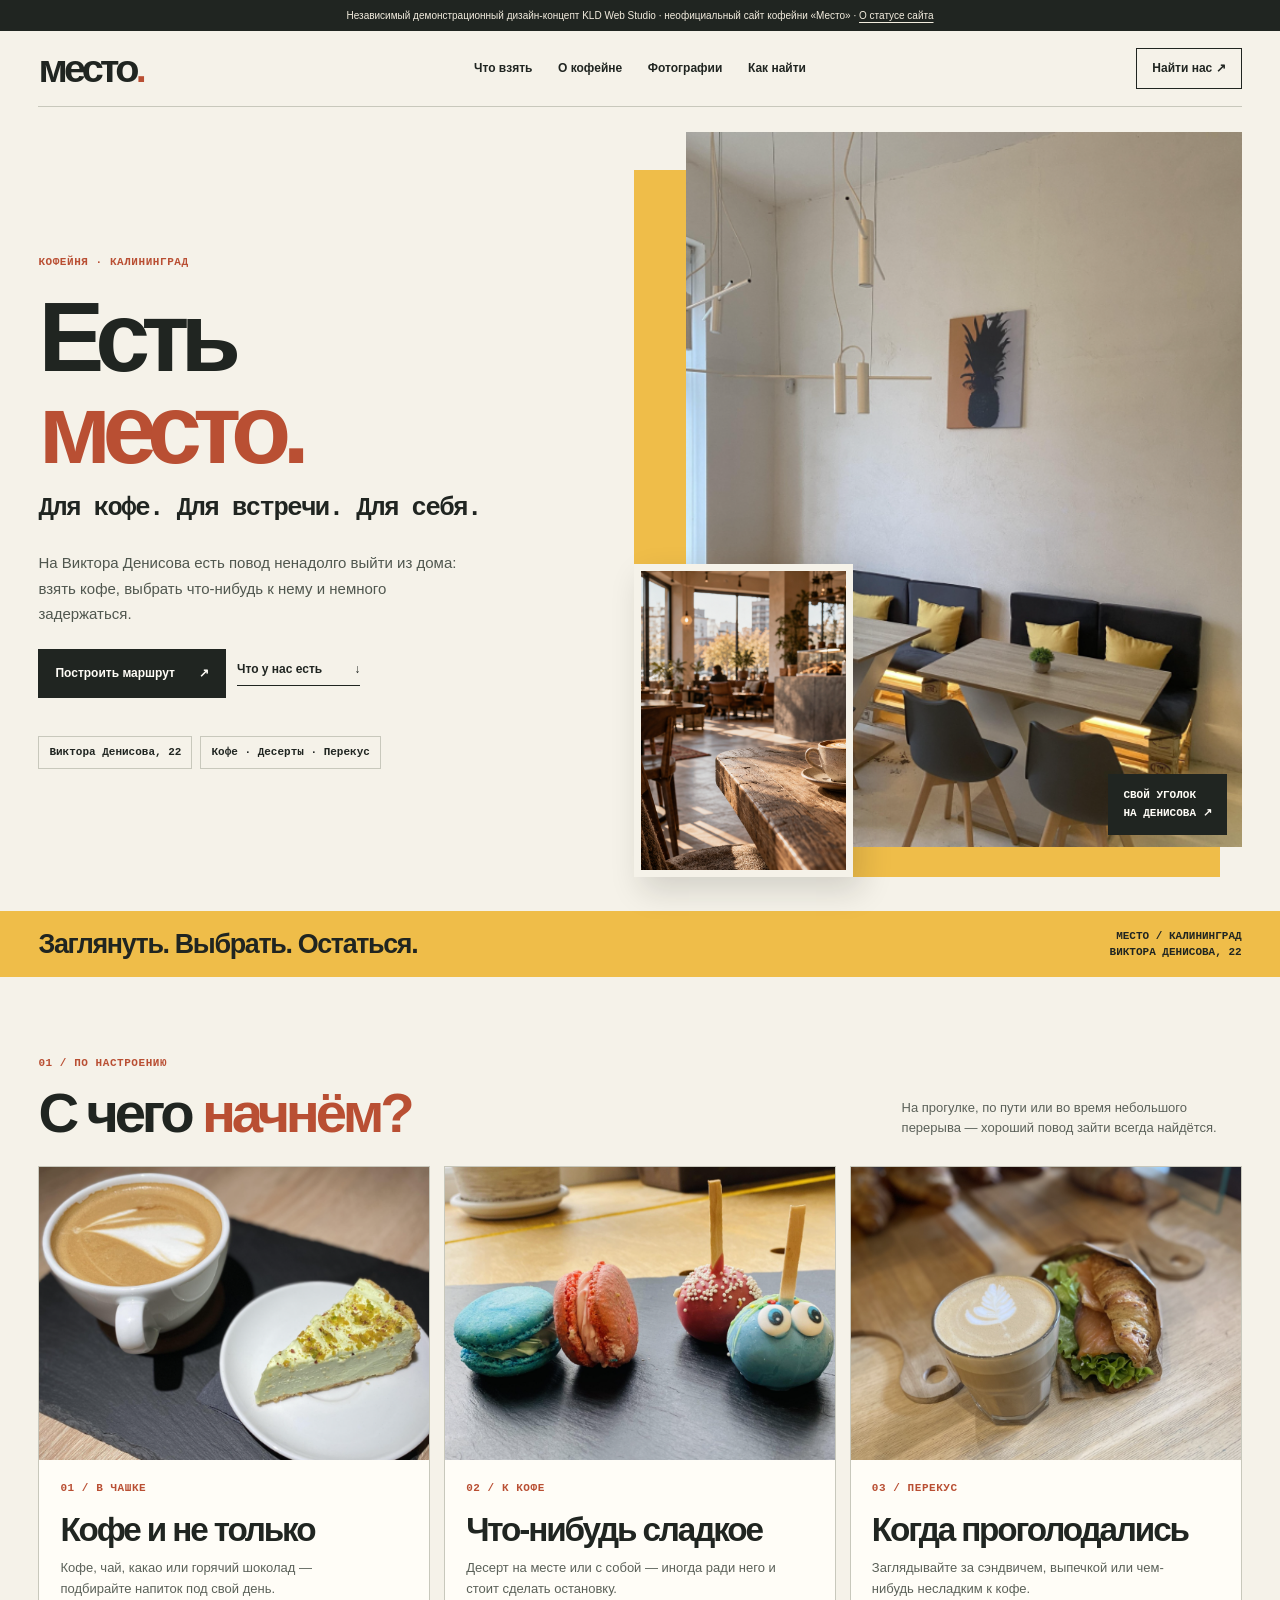
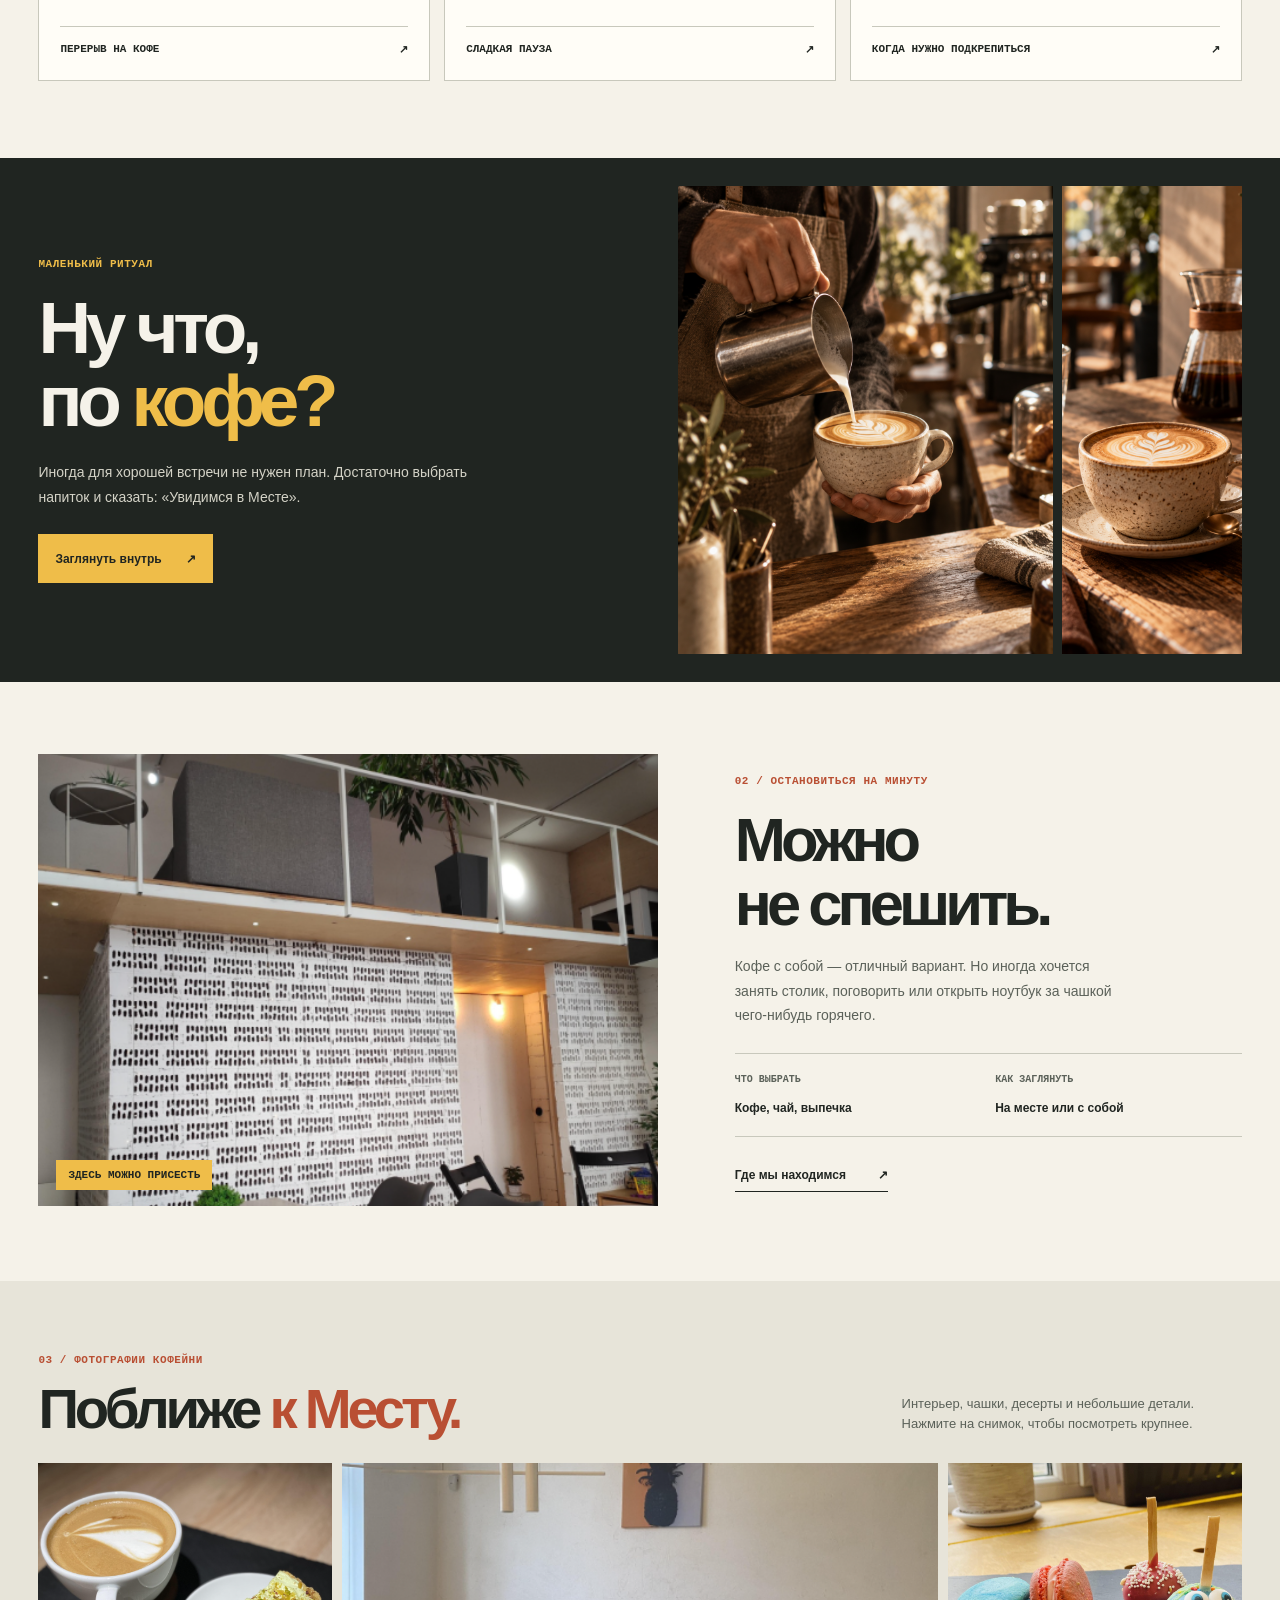
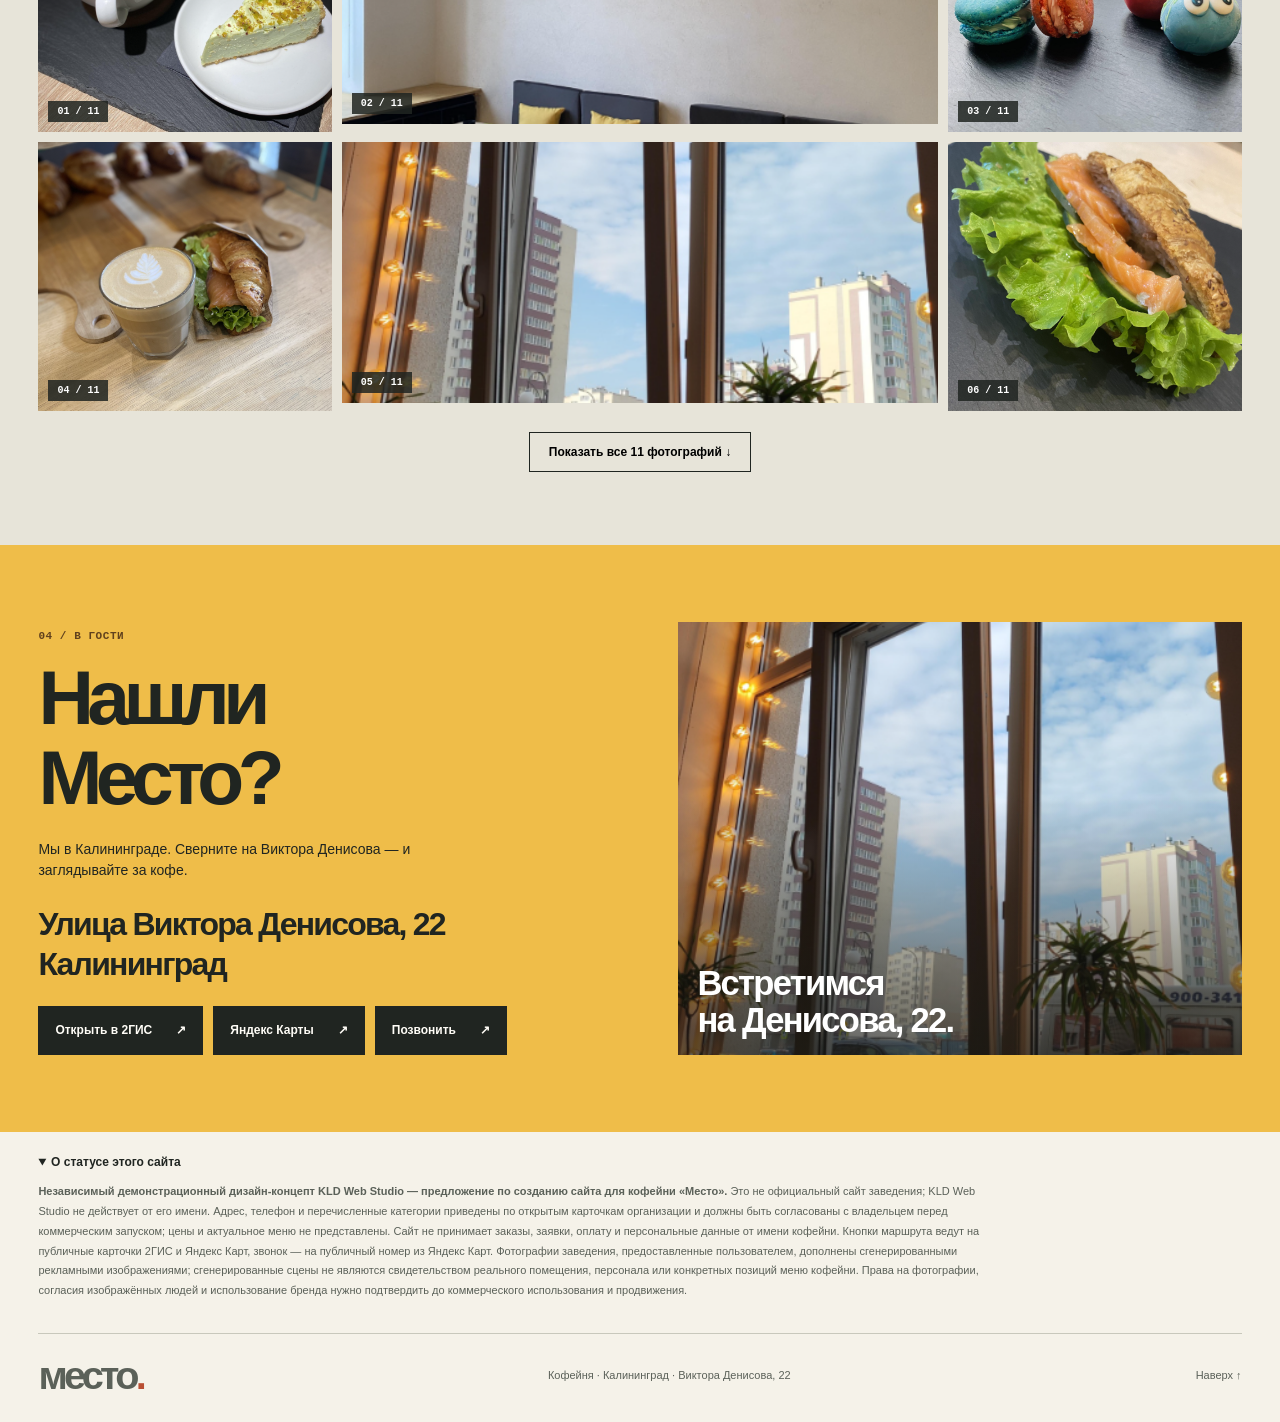
<file: demos/mesto-66949634/index.html>
<!doctype html>
<html lang="ru">
<head>
<meta charset="utf-8">
<meta name="viewport" content="width=device-width,initial-scale=1">
<meta name="robots" content="noindex,nofollow,noarchive">
<meta name="theme-color" content="#f5f2e9">
<meta name="site-revision" content="2026-09-23-mesto-first-concept">
<meta name="description" content="«Место» — кофейня в Калининграде на улице Виктора Денисова, 22. Кофе, десерты, фото и контакты.">
<title>Место — кофейня на Виктора Денисова, 22</title>
<link rel="stylesheet" href="styles.css">
</head>
<body id="top">
<div class="notice" role="note">Независимый демонстрационный дизайн-концепт KLD Web Studio · неофициальный сайт кофейни «Место» · <a href="#notice">О статусе сайта</a></div>
<header class="site-header wrap">
<a href="#top" class="wordmark" aria-label="Место — наверх">место<span>.</span></a>
<nav class="header-nav" aria-label="Разделы страницы"><a href="#menu">Что взять</a><a href="#place">О кофейне</a><a href="#gallery">Фотографии</a><a href="#find">Как найти</a></nav>
<a class="header-cta" href="#find">Найти нас ↗</a>
</header>
<main>
<section class="hero wrap" aria-labelledby="hero-title">
<div class="hero-content">
<span class="eyebrow">Кофейня · Калининград</span>
<h1 id="hero-title">Есть<br><em>место.</em><small>Для кофе. Для встречи. Для себя.</small></h1>
<p>На Виктора Денисова есть повод ненадолго выйти из дома: взять кофе, выбрать что-нибудь к нему и немного задержаться.</p>
<div class="hero-actions"><a class="button" href="https://2gis.ru/kaliningrad/firm/70000001066949634" target="_blank" rel="noopener noreferrer">Построить маршрут <span aria-hidden="true">↗</span></a><a class="arrow-link" href="#menu">Что у нас есть <span aria-hidden="true">↓</span></a></div>
<div class="hero-meta"><span>Виктора Денисова, 22</span><span>Кофе · Десерты · Перекус</span></div>
</div>
<div class="hero-visual">
<img class="hero-real" src="assets/%D0%A1%D0%BD%D0%B8%D0%BC%D0%BE%D0%BA%20%D1%8D%D0%BA%D1%80%D0%B0%D0%BD%D0%B0%202026-09-23%20130933.png" alt="Реальный интерьер кофейни «Место»: столики, тёмные диваны и жёлтые подушки" fetchpriority="high">
<img class="hero-accent" src="assets/generated-hero-mesto.png" alt="" aria-hidden="true">
<span class="hero-stamp">СВОЙ УГОЛОК<br>НА ДЕНИСОВА ↗</span>
</div>
</section>
<div class="quickline"><div class="wrap"><strong>Заглянуть. Выбрать. Остаться.</strong><span>МЕСТО / КАЛИНИНГРАД<br>ВИКТОРА ДЕНИСОВА, 22</span></div></div>
<section class="menu wrap" id="menu">
<div class="section-head"><div><span class="eyebrow">01 / По настроению</span><h2>С чего <em>начнём?</em></h2></div><p>На прогулке, по пути или во время небольшого перерыва — хороший повод зайти всегда найдётся.</p></div>
<div class="menu-grid">
<article class="menu-card"><figure><img src="assets/%D0%A1%D0%BD%D0%B8%D0%BC%D0%BE%D0%BA%20%D1%8D%D0%BA%D1%80%D0%B0%D0%BD%D0%B0%202026-09-23%20131000.png" alt="Капучино рядом с кусочком десерта" loading="lazy" decoding="async"></figure><div class="menu-card-body"><span class="eyebrow">01 / В чашке</span><h3>Кофе и не только</h3><p>Кофе, чай, какао или горячий шоколад — подбирайте напиток под свой день.</p><div class="menu-bottom"><span>ПЕРЕРЫВ НА КОФЕ</span><span aria-hidden="true">↗</span></div></div></article>
<article class="menu-card"><figure><img src="assets/%D0%A1%D0%BD%D0%B8%D0%BC%D0%BE%D0%BA%20%D1%8D%D0%BA%D1%80%D0%B0%D0%BD%D0%B0%202026-09-23%20130950.png" alt="Разноцветные десерты и макароны" loading="lazy" decoding="async"></figure><div class="menu-card-body"><span class="eyebrow">02 / К кофе</span><h3>Что-нибудь сладкое</h3><p>Десерт на месте или с собой — иногда ради него и стоит сделать остановку.</p><div class="menu-bottom"><span>СЛАДКАЯ ПАУЗА</span><span aria-hidden="true">↗</span></div></div></article>
<article class="menu-card"><figure><img src="assets/%D0%A1%D0%BD%D0%B8%D0%BC%D0%BE%D0%BA%20%D1%8D%D0%BA%D1%80%D0%B0%D0%BD%D0%B0%202026-09-23%20131007.png" alt="Кофе и круассан с несладкой начинкой" loading="lazy" decoding="async"></figure><div class="menu-card-body"><span class="eyebrow">03 / Перекус</span><h3>Когда проголодались</h3><p>Заглядывайте за сэндвичем, выпечкой или чем-нибудь несладким к кофе.</p><div class="menu-bottom"><span>КОГДА НУЖНО ПОДКРЕПИТЬСЯ</span><span aria-hidden="true">↗</span></div></div></article>
</div>
</section>
<section class="coffee-story" aria-labelledby="coffee-story-title"><div class="wrap coffee-story-grid">
<div class="coffee-story-copy"><span class="eyebrow">Маленький ритуал</span><h2 id="coffee-story-title">Ну что,<br>по <em>кофе?</em></h2><p>Иногда для хорошей встречи не нужен план. Достаточно выбрать напиток и сказать: «Увидимся в Месте».</p><a class="button button--gold" href="#gallery">Заглянуть внутрь <span aria-hidden="true">↗</span></a></div>
<div class="coffee-story-media" aria-label="Рекламные изображения кофе"><img src="assets/generated-coffee-pour.png" alt="Атмосферный рекламный кадр приготовления кофе" loading="lazy" decoding="async"><img src="assets/generated-cups-detail.png" alt="Декоративный рекламный кадр кофейных чашек" loading="lazy" decoding="async"></div>
</div></section>
<section class="place wrap" id="place"><div class="place-grid">
<div class="place-photo"><img src="assets/%D0%A1%D0%BD%D0%B8%D0%BC%D0%BE%D0%BA%20%D1%8D%D0%BA%D1%80%D0%B0%D0%BD%D0%B0%202026-09-23%20130941.png" alt="Реальные столики и второй уровень интерьера кофейни «Место»" loading="lazy" decoding="async"><span>ЗДЕСЬ МОЖНО ПРИСЕСТЬ</span></div>
<div class="place-copy"><span class="eyebrow">02 / Остановиться на минуту</span><h2>Можно<br>не спешить.</h2><p>Кофе с собой — отличный вариант. Но иногда хочется занять столик, поговорить или открыть ноутбук за чашкой чего-нибудь горячего.</p><div class="place-facts"><div><span>ЧТО ВЫБРАТЬ</span><strong>Кофе, чай, выпечка</strong></div><div><span>КАК ЗАГЛЯНУТЬ</span><strong>На месте или с собой</strong></div></div><a class="arrow-link" href="#find">Где мы находимся <span aria-hidden="true">↗</span></a></div>
</div></section>
<section class="gallery" id="gallery"><div class="wrap">
<div class="section-head"><div><span class="eyebrow">03 / Фотографии кофейни</span><h2>Поближе <em>к Месту.</em></h2></div><p>Интерьер, чашки, десерты и небольшие детали. Нажмите на снимок, чтобы посмотреть крупнее.</p></div>
<div class="gallery-grid">
<button class="gallery-photo" type="button" data-photo="0" aria-label="Открыть фотографию 1 из 11"><img src="assets/%D0%A1%D0%BD%D0%B8%D0%BC%D0%BE%D0%BA%20%D1%8D%D0%BA%D1%80%D0%B0%D0%BD%D0%B0%202026-09-23%20131000.png" alt="Капучино и кусочек десерта на столе" loading="lazy" decoding="async"><span>01 / 11</span></button>
<button class="gallery-photo gallery-photo--wide" type="button" data-photo="1" aria-label="Открыть фотографию 2 из 11"><img src="assets/%D0%A1%D0%BD%D0%B8%D0%BC%D0%BE%D0%BA%20%D1%8D%D0%BA%D1%80%D0%B0%D0%BD%D0%B0%202026-09-23%20130933.png" alt="Столики и диваны с жёлтыми подушками в кофейне" loading="lazy" decoding="async"><span>02 / 11</span></button>
<button class="gallery-photo" type="button" data-photo="2" aria-label="Открыть фотографию 3 из 11"><img src="assets/%D0%A1%D0%BD%D0%B8%D0%BC%D0%BE%D0%BA%20%D1%8D%D0%BA%D1%80%D0%B0%D0%BD%D0%B0%202026-09-23%20130950.png" alt="Цветные макароны и глазированные десерты на подносе" loading="lazy" decoding="async"><span>03 / 11</span></button>
<button class="gallery-photo" type="button" data-photo="3" aria-label="Открыть фотографию 4 из 11"><img src="assets/%D0%A1%D0%BD%D0%B8%D0%BC%D0%BE%D0%BA%20%D1%8D%D0%BA%D1%80%D0%B0%D0%BD%D0%B0%202026-09-23%20131007.png" alt="Кофе и круассан с начинкой" loading="lazy" decoding="async"><span>04 / 11</span></button>
<button class="gallery-photo gallery-photo--wide" type="button" data-photo="4" aria-label="Открыть фотографию 5 из 11"><img src="assets/%D0%A1%D0%BD%D0%B8%D0%BC%D0%BE%D0%BA%20%D1%8D%D0%BA%D1%80%D0%B0%D0%BD%D0%B0%202026-09-23%20131018.png" alt="Большое окно кофейни с растениями и гирляндой" loading="lazy" decoding="async"><span>05 / 11</span></button>
<button class="gallery-photo" type="button" data-photo="5" aria-label="Открыть фотографию 6 из 11"><img src="assets/%D0%A1%D0%BD%D0%B8%D0%BC%D0%BE%D0%BA%20%D1%8D%D0%BA%D1%80%D0%B0%D0%BD%D0%B0%202026-09-23%20131029.png" alt="Круассан с салатом и рыбой" loading="lazy" decoding="async"><span>06 / 11</span></button>
<button class="gallery-photo" type="button" data-photo="6" aria-label="Открыть фотографию 7 из 11" hidden><img src="assets/%D0%A1%D0%BD%D0%B8%D0%BC%D0%BE%D0%BA%20%D1%8D%D0%BA%D1%80%D0%B0%D0%BD%D0%B0%202026-09-23%20131042.png" alt="Кофе с собой и небольшой десерт" loading="lazy" decoding="async"><span>07 / 11</span></button>
<button class="gallery-photo" type="button" data-photo="7" aria-label="Открыть фотографию 8 из 11" hidden><img src="assets/%D0%A1%D0%BD%D0%B8%D0%BC%D0%BE%D0%BA%20%D1%8D%D0%BA%D1%80%D0%B0%D0%BD%D0%B0%202026-09-23%20131055.png" alt="Шоколадные десерты на тёмном подносе" loading="lazy" decoding="async"><span>08 / 11</span></button>
<button class="gallery-photo gallery-photo--wide" type="button" data-photo="8" aria-label="Открыть фотографию 9 из 11" hidden><img src="assets/%D0%A1%D0%BD%D0%B8%D0%BC%D0%BE%D0%BA%20%D1%8D%D0%BA%D1%80%D0%B0%D0%BD%D0%B0%202026-09-23%20130941.png" alt="Светлые столики и второй уровень интерьера кофейни" loading="lazy" decoding="async"><span>09 / 11</span></button>
<button class="gallery-photo" type="button" data-photo="9" aria-label="Открыть фотографию 10 из 11" hidden><img src="assets/%D0%A1%D0%BD%D0%B8%D0%BC%D0%BE%D0%BA%20%D1%8D%D0%BA%D1%80%D0%B0%D0%BD%D0%B0%202026-09-23%20131109.png" alt="Сэндвич и розовый десерт на солнечном столе" loading="lazy" decoding="async"><span>10 / 11</span></button>
<button class="gallery-photo" type="button" data-photo="10" aria-label="Открыть фотографию 11 из 11" hidden><img src="assets/%D0%A1%D0%BD%D0%B8%D0%BC%D0%BE%D0%BA%20%D1%8D%D0%BA%D1%80%D0%B0%D0%BD%D0%B0%202026-09-23%20130921.png" alt="Шоколадные десерты с орехами" loading="lazy" decoding="async"><span>11 / 11</span></button>
</div>
<button type="button" class="gallery-more" id="more" aria-controls="gallery" aria-expanded="false">Показать все 11 фотографий ↓</button>
</div></section>
<section class="find" id="find"><div class="wrap find-grid"><div><span class="eyebrow">04 / В гости</span><h2>Нашли<br>Место?</h2><p>Мы в Калининграде. Сверните на Виктора Денисова — и заглядывайте за кофе.</p><div class="find-address">Улица Виктора Денисова, 22<br>Калининград</div><div class="find-links"><a class="button" href="https://2gis.ru/kaliningrad/firm/70000001066949634" target="_blank" rel="noopener noreferrer">Открыть в 2ГИС <span aria-hidden="true">↗</span></a><a class="button" href="https://yandex.com/maps/org/mesto/14557888723/" target="_blank" rel="noopener noreferrer">Яндекс Карты <span aria-hidden="true">↗</span></a><a class="button" href="tel:+79210086046">Позвонить <span aria-hidden="true">↗</span></a></div></div><div class="find-card"><img src="assets/%D0%A1%D0%BD%D0%B8%D0%BC%D0%BE%D0%BA%20%D1%8D%D0%BA%D1%80%D0%B0%D0%BD%D0%B0%202026-09-23%20131018.png" alt="Вид из окна кофейни с комнатными растениями" loading="lazy" decoding="async"><span>Встретимся<br>на Денисова, 22.</span></div></div></section>
</main>
<section class="legal wrap" id="notice"><details open><summary>О статусе этого сайта</summary><p><strong>Независимый демонстрационный дизайн-концепт KLD Web Studio — предложение по созданию сайта для кофейни «Место».</strong> Это не официальный сайт заведения; KLD Web Studio не действует от его имени. Адрес, телефон и перечисленные категории приведены по открытым карточкам организации и должны быть согласованы с владельцем перед коммерческим запуском; цены и актуальное меню не представлены. Сайт не принимает заказы, заявки, оплату и персональные данные от имени кофейни. Кнопки маршрута ведут на публичные карточки 2ГИС и Яндекс Карт, звонок — на публичный номер из Яндекс Карт. Фотографии заведения, предоставленные пользователем, дополнены сгенерированными рекламными изображениями; сгенерированные сцены не являются свидетельством реального помещения, персонала или конкретных позиций меню кофейни. Права на фотографии, согласия изображённых людей и использование бренда нужно подтвердить до коммерческого использования и продвижения.</p></details></section>
<footer class="footer wrap"><a class="wordmark" href="#top" aria-label="Наверх">место<span>.</span></a><span>Кофейня · Калининград · Виктора Денисова, 22</span><a href="#top">Наверх ↑</a></footer>
<dialog class="lightbox" id="lightbox" aria-label="Просмотр фотографий кофейни"><button type="button" class="lb-close" id="closePhoto" aria-label="Закрыть фотографию">×</button><button type="button" class="lb-arrow prev" id="prevPhoto" aria-label="Предыдущее фото">‹</button><figure><img id="fullPhoto" alt=""></figure><button type="button" class="lb-arrow next" id="nextPhoto" aria-label="Следующее фото">›</button><div class="lb-caption"><span>Фотографии кофейни «Место»</span><span id="photoCount" aria-live="polite">01 / 11</span></div></dialog>
<script>
(()=>{const shots=[...document.querySelectorAll(".gallery-photo")],dialog=document.getElementById("lightbox"),image=document.getElementById("fullPhoto"),count=document.getElementById("photoCount"),more=document.getElementById("more");let current=0,lastFocus=null;function show(i){current=(i+shots.length)%shots.length;const photo=shots[current].querySelector("img");image.src=photo.getAttribute("src");image.alt=photo.alt;count.textContent=String(current+1).padStart(2,"0")+" / "+String(shots.length).padStart(2,"0");}shots.forEach((button,i)=>button.addEventListener("click",()=>{lastFocus=button;show(i);dialog.showModal()}));document.getElementById("closePhoto").addEventListener("click",()=>dialog.close());document.getElementById("prevPhoto").addEventListener("click",()=>show(current-1));document.getElementById("nextPhoto").addEventListener("click",()=>show(current+1));dialog.addEventListener("click",e=>{if(e.target===dialog)dialog.close()});dialog.addEventListener("keydown",e=>{if(e.key==="ArrowLeft"){e.preventDefault();show(current-1)}if(e.key==="ArrowRight"){e.preventDefault();show(current+1)}});dialog.addEventListener("close",()=>{image.removeAttribute("src");lastFocus?.focus()});more.addEventListener("click",()=>{const open=more.getAttribute("aria-expanded")==="true";shots.slice(6).forEach(x=>x.hidden=open);more.setAttribute("aria-expanded",String(!open));more.textContent=open?"Показать все "+shots.length+" фотографий ↓":"Свернуть галерею ↑"})})();
</script>
</body></html>
</file>
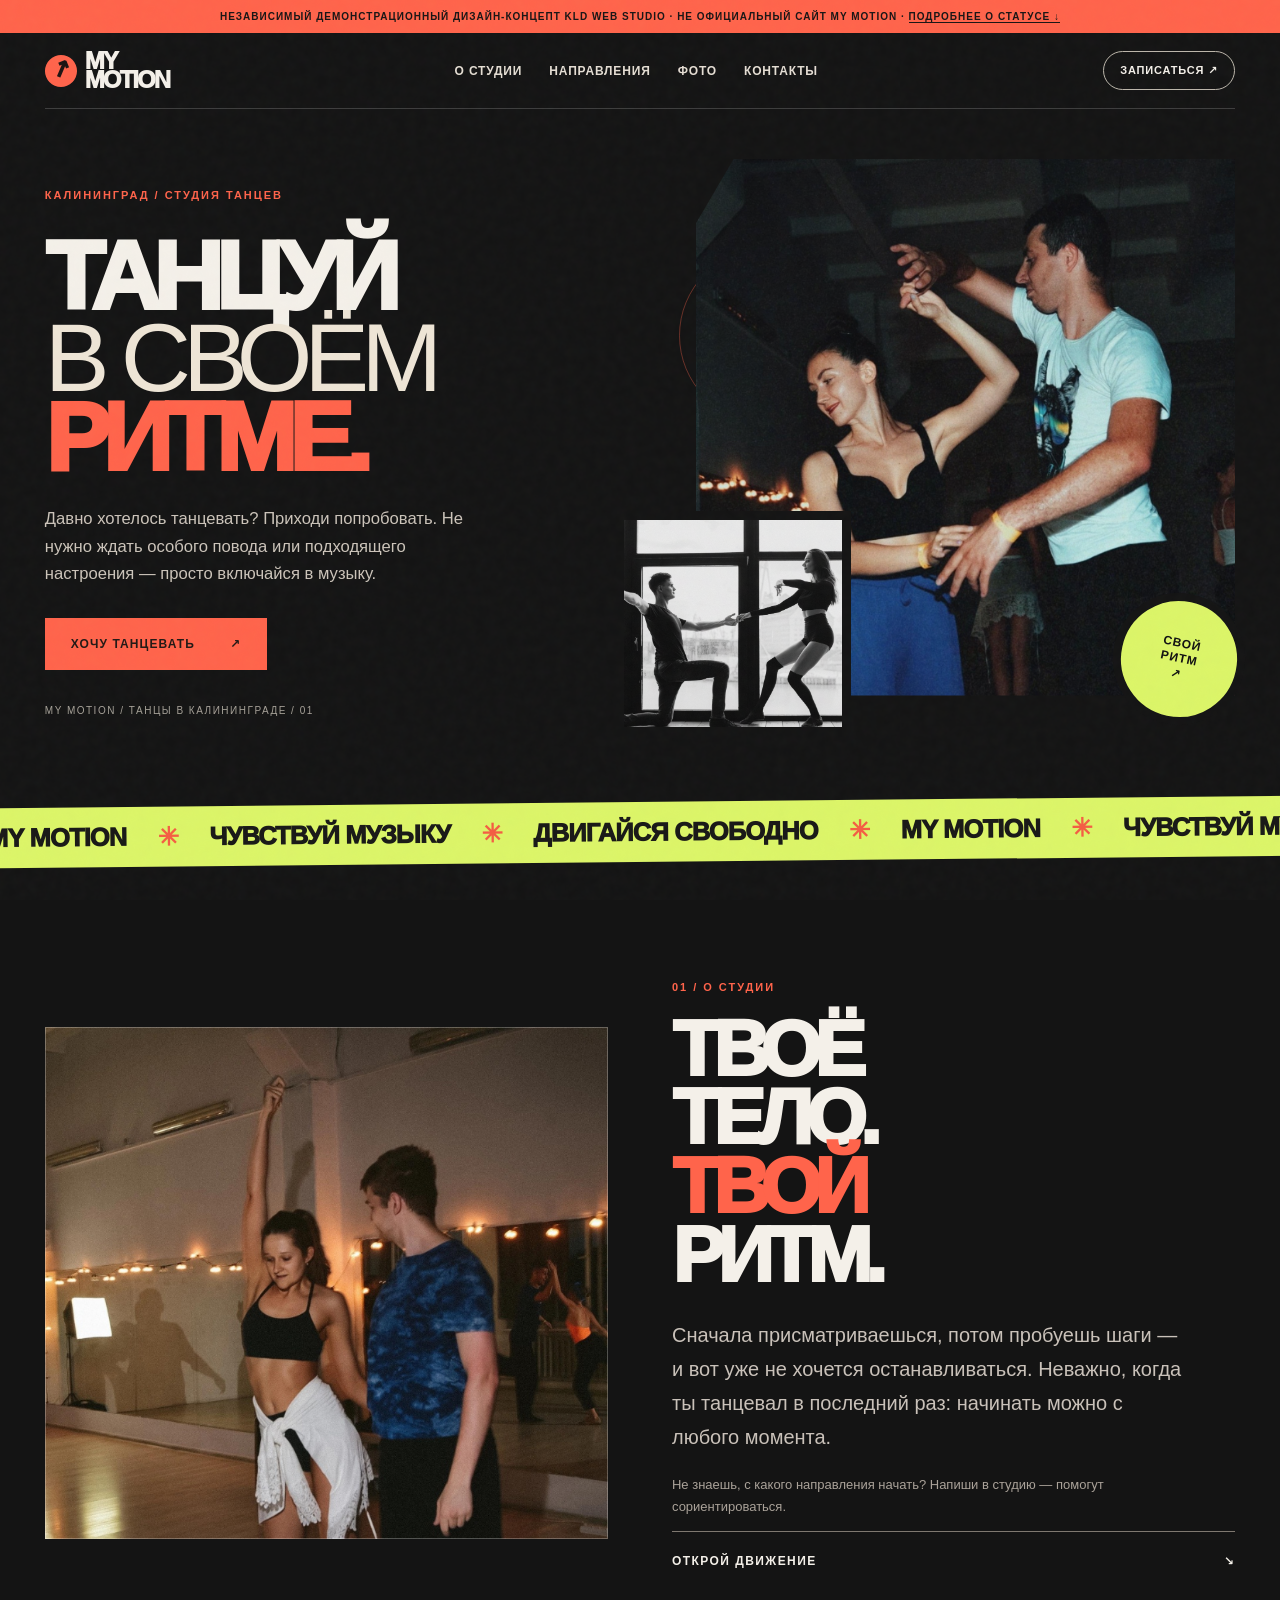
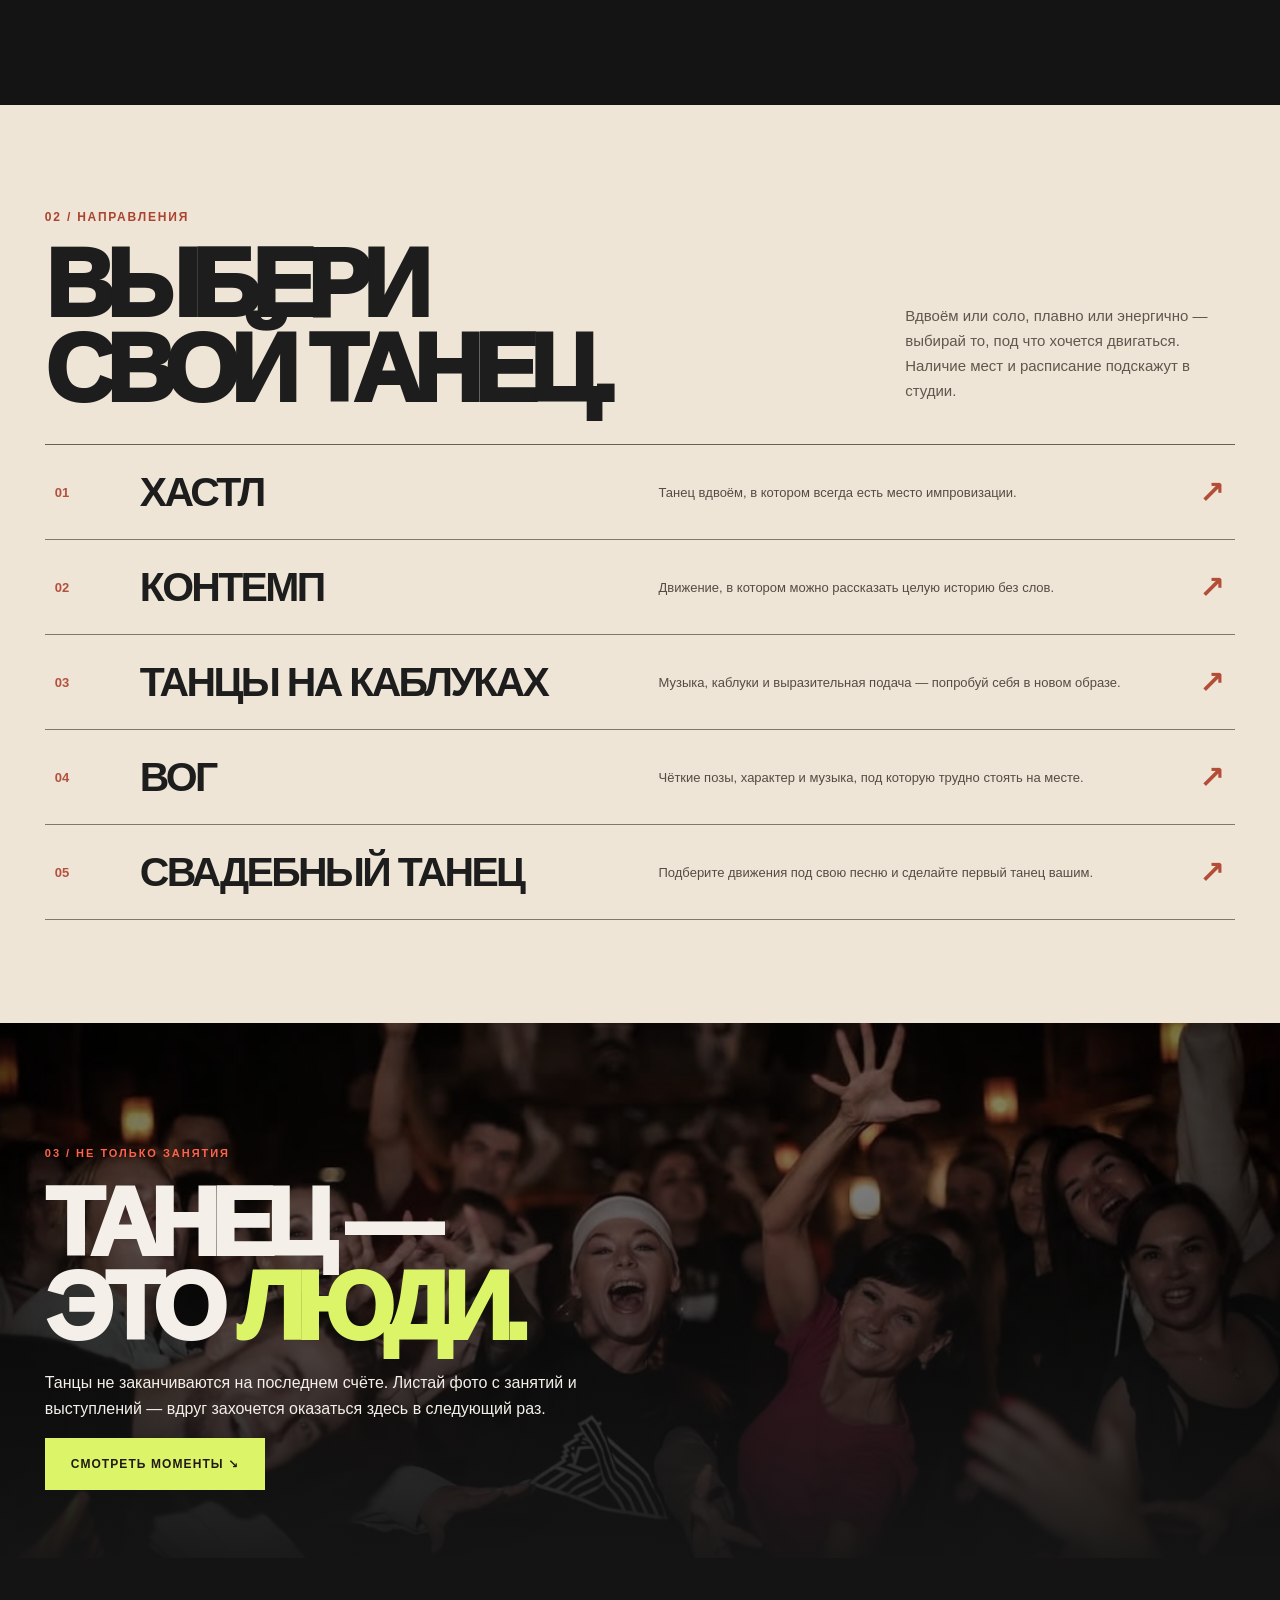
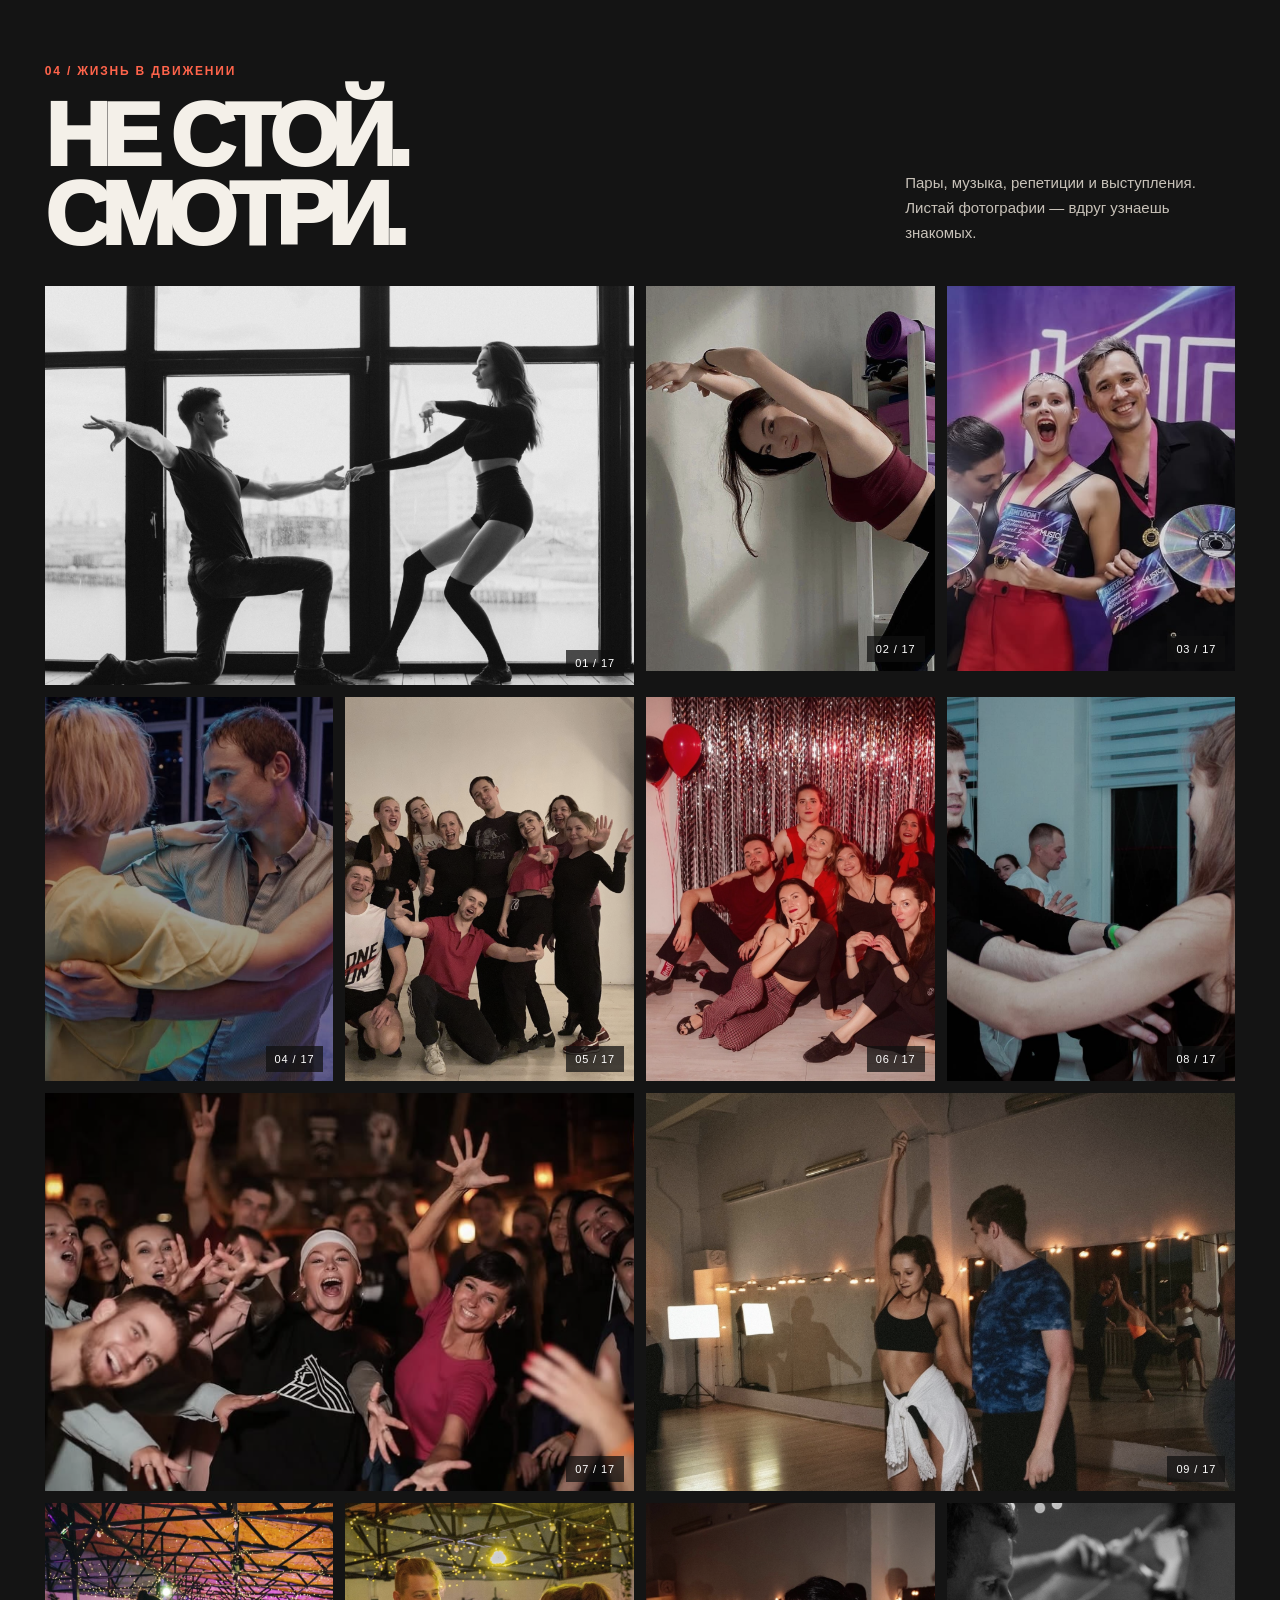
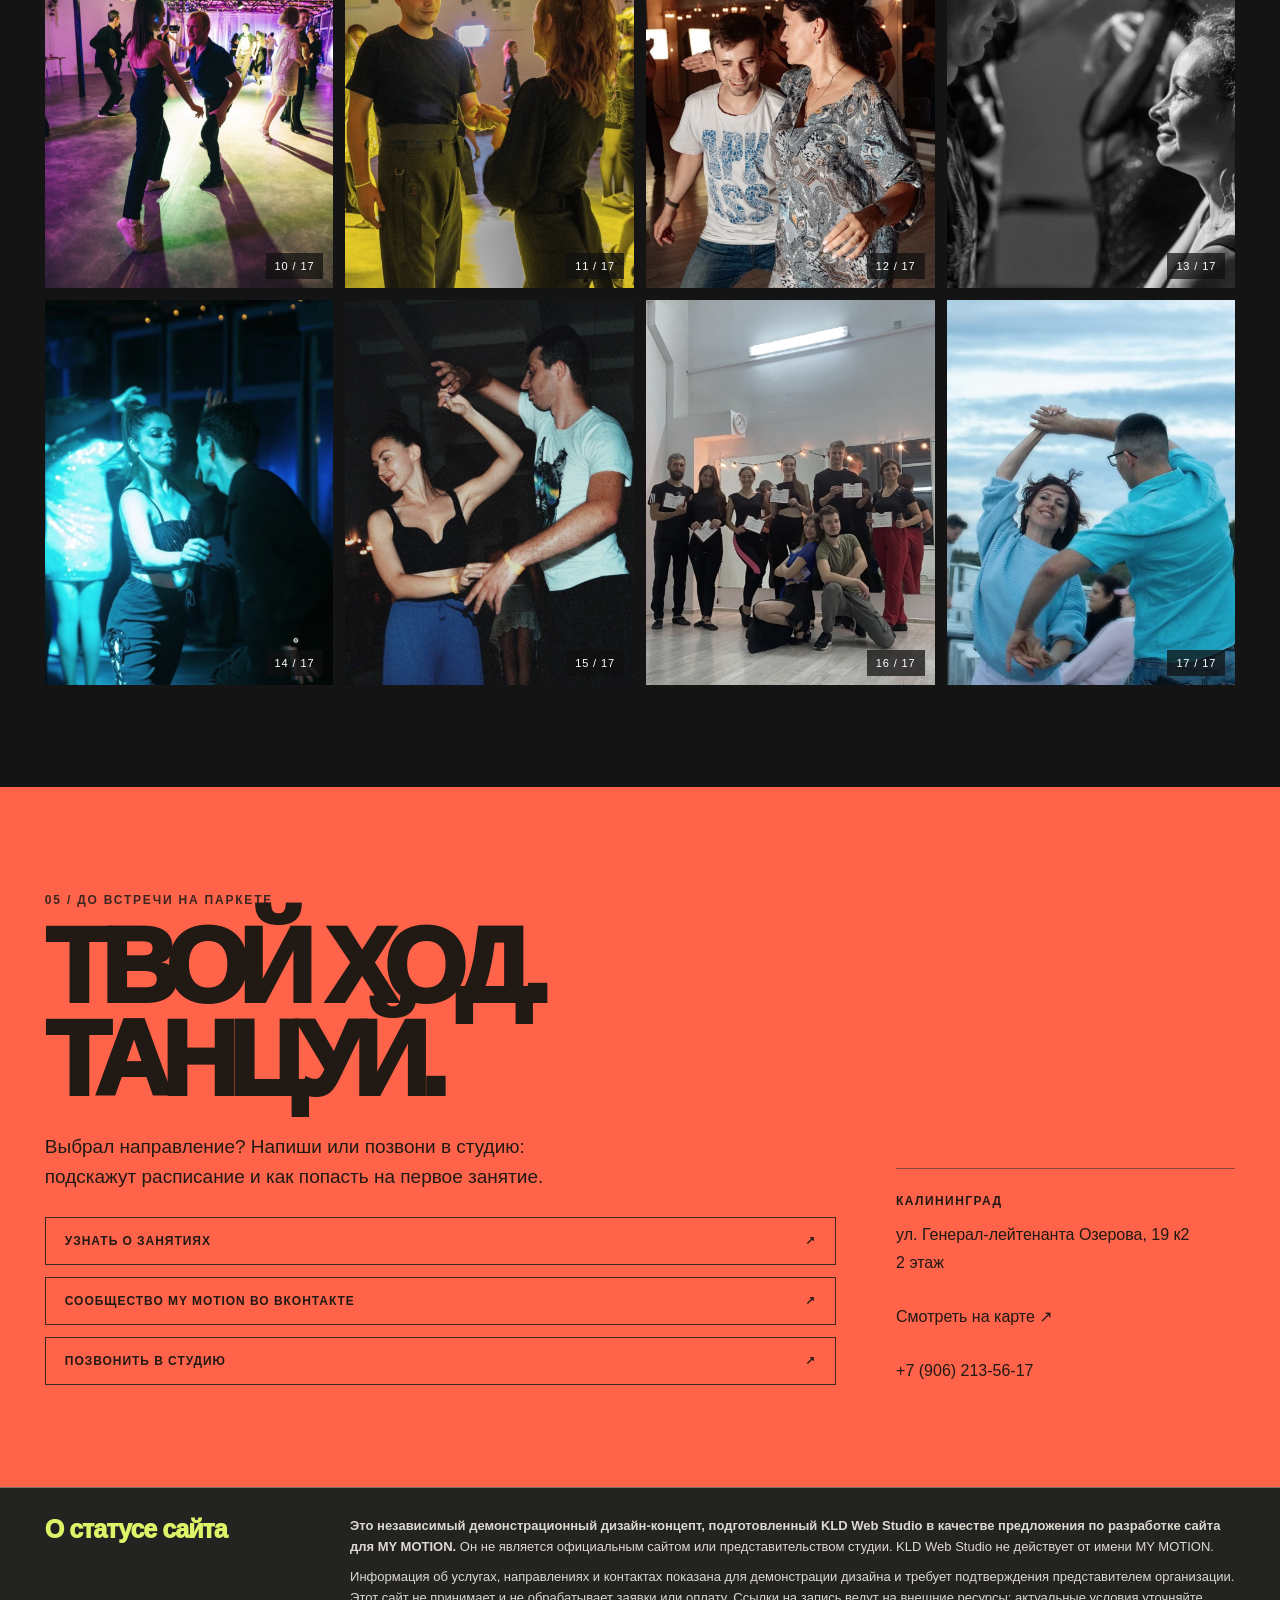
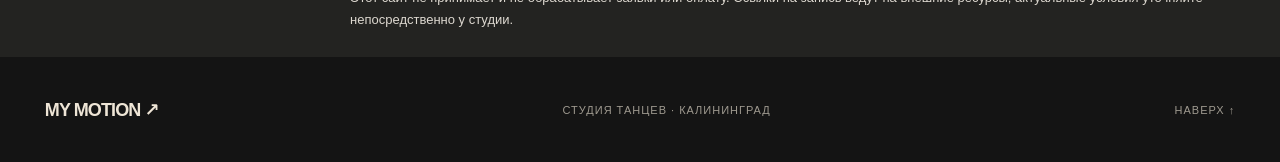
<file: demos/my-motion-4b61e8/index.html>
<!doctype html>
<html lang="ru">
<head>
<meta charset="utf-8">
<meta name="viewport" content="width=device-width, initial-scale=1">
<meta name="robots" content="noindex,nofollow,noarchive">
<meta name="theme-color" content="#141414"><meta name="site-revision" content="2026-09-22-natural-copy">
<meta name="description" content="MY MOTION — танцы в Калининграде. Направления, занятия, фотографии, адрес и контакты студии.">
<title>MY MOTION — танцуй в своём ритме · Калининград</title>
<style>
:root{color-scheme:dark;--bg:#141414;--panel:#202020;--text:#f4f0e9;--muted:#bcb7ae;--line:#4e4b47;--coral:#ff644b;--lime:#dcf568;--cream:#eee5d6;font-family:Arial,"Helvetica Neue",Helvetica,system-ui,sans-serif}
*,*::before,*::after{box-sizing:border-box}
html{scroll-behavior:smooth}body{margin:0;background:var(--bg);color:var(--text);min-width:320px;overflow-x:hidden}button,input{font:inherit}a{color:inherit;text-decoration:none}
button{cursor:pointer}img{max-width:100%;display:block}a:focus-visible,button:focus-visible{outline:3px solid var(--lime);outline-offset:4px}
::selection{background:var(--coral);color:#151515}
.container{width:min(1450px,calc(100% - clamp(36px,7vw,144px)));margin-inline:auto}
.noise{position:fixed;inset:0;pointer-events:none;z-index:100;opacity:.11;background-image:url("data:image/svg+xml,%3Csvg viewBox='0 0 120 120' xmlns='http://www.w3.org/2000/svg'%3E%3Cfilter id='n'%3E%3CfeTurbulence type='fractalNoise' baseFrequency='.75' numOctaves='3' stitchTiles='stitch'/%3E%3C/filter%3E%3Crect width='120' height='120' opacity='.24' filter='url(%23n)'/%3E%3C/svg%3E")}
.demo-ribbon{font-size:10px;letter-spacing:.10em;text-transform:uppercase;padding:9px 16px;text-align:center;background:var(--coral);color:#191515;font-weight:850;line-height:1.5}.demo-ribbon a{border-bottom:1px solid currentColor;font-weight:900}.concept-notice{background:#232321;border-top:1px solid #7b7366;padding-block:27px}.concept-notice .concept-layout{display:grid;grid-template-columns:minmax(120px,.32fr) 1fr;gap:22px}.concept-notice h2{font-size:clamp(18px,2vw,25px);line-height:1.15;letter-spacing:-.04em;text-transform:none;margin:0;color:var(--lime)}.concept-notice p{margin:0 0 8px;font-size:13px;line-height:1.65;color:#ddd8d0;max-width:950px}.concept-notice p:last-child{margin-bottom:0}@media(max-width:720px){.concept-notice .concept-layout{grid-template-columns:1fr;gap:11px}.concept-notice{padding-block:22px}}
.topbar{height:76px;border-bottom:1px solid #ffffff2c;display:flex;align-items:center;justify-content:space-between;gap:20px}
.brand{display:flex;align-items:center;gap:8px;font-size:24px;letter-spacing:-.08em;font-weight:950;line-height:.78}
.brand-mark{width:32px;height:32px;border-radius:50%;background:var(--coral);color:#1c1412;display:grid;place-items:center;font-size:23px;transform:rotate(-22deg)}
.nav{display:flex;gap:27px;color:#e5ded4;font-size:12px;text-transform:uppercase;letter-spacing:.07em;font-weight:800}
.nav a:hover{color:var(--coral)}
.outline-button{border:1px solid #bcb6ab;padding:12px 16px;border-radius:100px;text-transform:uppercase;font-size:11px;letter-spacing:.075em;font-weight:800;white-space:nowrap;transition:background .2s,color .2s}
.outline-button:hover{background:var(--text);color:var(--bg)}
.hero{position:relative;min-height:685px;display:grid;grid-template-columns:1.04fr .96fr;gap:24px;align-items:stretch;padding-top:50px;padding-bottom:66px}
.hero::before{content:"";position:absolute;right:32%;top:20%;width:175px;height:175px;border:1px solid #ff644b5a;border-radius:50%;pointer-events:none}
.eyebrow,.overline{font-size:11px;letter-spacing:.18em;text-transform:uppercase;font-weight:850;color:var(--coral)}
.hero-copy{position:relative;z-index:2;display:flex;flex-direction:column;align-items:flex-start;justify-content:center;padding:30px 0 20px}
.hero h1{font-size:clamp(4.5rem,8.7vw,10rem);letter-spacing:-.103em;line-height:.83;margin:36px 0 26px;text-transform:uppercase;font-weight:950;white-space:nowrap}
.hero h1 i{font-style:normal;color:var(--coral)}.hero h1 .thin{font-weight:400;color:var(--cream)}
.hero-lead{max-width:425px;font-size:clamp(15px,1.3vw,19px);line-height:1.65;color:#ccc4ba;margin:0 0 30px}
.action{display:inline-flex;justify-content:center;align-items:center;gap:35px;background:var(--coral);color:#231915;font-size:12px;font-weight:900;letter-spacing:.09em;text-transform:uppercase;padding:19px 26px;transition:transform .2s,background .2s}
.action:hover{background:var(--lime);transform:translateY(-2px)}
.action.alt{background:var(--lime)}.action.alt:hover{background:var(--coral)}
.hero-visual{position:relative;min-height:540px;margin-left:-60px;isolation:isolate}
.hero-photo{position:absolute;object-fit:cover;filter:saturate(.9)}
.hero-photo.main{inset:0 0 40px 13%;height:calc(100% - 40px);width:87%;object-position:48% 46%;clip-path:polygon(7% 0,100% 0,100% 100%,0 100%,0 12%)}
.hero-photo.small{width:38%;height:39%;object-position:center;left:0;bottom:0;border:9px solid var(--bg);filter:grayscale(1)}
.round-label{position:absolute;right:-10px;bottom:11px;background:var(--lime);color:#111;width:132px;height:132px;border-radius:50%;display:grid;place-items:center;text-align:center;text-transform:uppercase;font-weight:900;font-size:12px;letter-spacing:.07em;line-height:1.3;transform:rotate(12deg);border:8px solid var(--bg)}
.hero-count{margin-top:35px;font-size:10px;color:#a6a198;text-transform:uppercase;letter-spacing:.15em}
.marquee{background:var(--lime);color:#191917;padding:15px 0;overflow:hidden;white-space:nowrap;transform:rotate(-.55deg);width:102%;margin-left:-1%}
.marquee div{display:inline-block;min-width:200%;animation:scroll 35s linear infinite;font-size:clamp(16px,2vw,27px);font-weight:950;letter-spacing:-.035em;text-transform:uppercase}
.marquee span{margin:0 25px;color:#f45e43}@keyframes scroll{to{transform:translateX(-50%)}}
.block{padding-block:clamp(76px,9vw,130px)}
.section-head{display:flex;align-items:start;justify-content:space-between;gap:28px;margin-bottom:33px}
.section-index{font-size:12px;font-weight:900;color:var(--coral);letter-spacing:.15em;text-transform:uppercase}
h2{font-size:clamp(3.3rem,7.2vw,8rem);line-height:.88;letter-spacing:-.09em;text-transform:uppercase;margin:17px 0 0;font-weight:950}
.section-head p{align-self:end;font-size:15px;line-height:1.65;color:#c8c2b9;max-width:330px;margin:0 0 8px}
.about-grid{display:grid;grid-template-columns:1fr 1fr;gap:clamp(26px,5vw,80px);align-items:center}
.about-image{position:relative;aspect-ratio:1.1;overflow:hidden;background:#2b2b2b}
.about-image img{width:100%;height:100%;object-fit:cover;object-position:center}
.about-image::after{content:"";position:absolute;inset:0;border:1px solid #fff4;pointer-events:none}
.about-note{border-top:1px solid #7f7870;padding:22px 0;display:flex;justify-content:space-between;gap:20px;font-size:12px;text-transform:uppercase;letter-spacing:.12em;font-weight:800}
.about-copy h2{margin:20px 0 28px;font-size:clamp(3.2rem,6.1vw,6.8rem)}
.about-copy h2 em{font-style:normal;color:var(--coral)}
.about-copy p{max-width:510px;color:#c9c1b9;font-size:clamp(16px,1.6vw,20px);line-height:1.7}
.about-copy .smallprint{font-size:13px;color:#aaa299}
.directions{background:var(--cream);color:#1d1d1d;padding-block:clamp(76px,8vw,115px)}
.directions .section-index{color:#aa432f}
.directions h2{font-size:clamp(3.4rem,7.5vw,8.5rem)}
.directions .section-head p{color:#60574e}
.direction-list{border-top:1px solid #666055}
.direction{display:grid;grid-template-columns:70px 1fr 1fr 48px;align-items:center;gap:15px;border-bottom:1px solid #81776c;padding:25px 10px;min-height:95px}
.direction .num{font-size:13px;font-weight:900;color:#b4513e}.direction h3{font-size:clamp(25px,3.2vw,50px);letter-spacing:-.065em;text-transform:uppercase;line-height:1;margin:0;font-weight:900}
.direction p{font-size:13px;line-height:1.5;color:#554c44;margin:0}.direction .symbol{font-size:31px;color:#b34d37;font-weight:600;text-align:right}
.direction:hover{background:#e4d8c7}
.community{position:relative;min-height:510px;background:#191919;overflow:hidden;display:grid;align-items:end}
.community>img{position:absolute;inset:0;width:100%;height:100%;object-fit:cover;object-position:center 41%;filter:brightness(.52) saturate(.7)}
.community::after{content:"";position:absolute;inset:0;background:linear-gradient(0deg,#151515ec,transparent 75%)}
.community-inner{position:relative;z-index:1;padding-top:120px;padding-bottom:68px}
.community h2{font-size:clamp(3.6rem,7.5vw,8.5rem);max-width:1110px;margin:20px 0}
.community h2 em{font-style:normal;color:var(--lime)}
.community p{font-size:16px;max-width:540px;line-height:1.65}
.gallery{padding-block:clamp(70px,8vw,120px)}
.gallery .section-head h2{font-size:clamp(3.4rem,7vw,7rem)}
.photo-grid{display:grid;grid-template-columns:repeat(4,minmax(0,1fr));grid-auto-flow:row dense;gap:12px}
.shot{padding:0;border:0;position:relative;min-width:0;aspect-ratio:3/4;background:#292929;overflow:hidden}
.shot.wide{grid-column:span 2;aspect-ratio:1.48}
.shot img{width:100%;height:100%;object-fit:cover;transition:transform .45s ease,filter .45s ease;filter:saturate(.8)}
.shot:hover img,.shot:focus-visible img{transform:scale(1.055);filter:saturate(1.1)}
.shot span{position:absolute;right:10px;bottom:9px;background:#101010b8;color:white;font-size:11px;letter-spacing:.08em;padding:7px 9px}
.contact{background:var(--coral);color:#211913;padding-block:clamp(72px,8vw,110px)}
.contact .section-index{color:#3d261f}.contact-inner{display:grid;grid-template-columns:1.4fr .6fr;gap:60px;align-items:end}
.contact h2{font-size:clamp(3.7rem,8.3vw,9rem);margin:12px 0 25px}
.contact p{font-size:clamp(15px,1.5vw,19px);line-height:1.6;max-width:550px}
.contact-links{display:flex;flex-direction:column;gap:12px;margin:24px 0 0}
.contact-links a{border:1px solid #3d2920;padding:16px 19px;font-weight:900;display:flex;align-items:center;justify-content:space-between;gap:15px;text-transform:uppercase;font-size:12px;letter-spacing:.08em}
.contact-links a:hover{background:#211913;color:var(--cream)}
.contact .contact-details{border-top:1px solid #854936;padding-top:22px;font-size:16px;line-height:1.7}
.contact-details strong{display:block;font-size:12px;letter-spacing:.12em;text-transform:uppercase;margin-bottom:10px}
.foot{min-height:105px;display:flex;align-items:center;justify-content:space-between;gap:20px;font-size:11px;letter-spacing:.09em;text-transform:uppercase;color:#9e998f}
.foot strong{color:var(--cream);font-size:18px;letter-spacing:-.05em}
.lightbox{border:0;padding:0;width:min(92vw,1100px);max-height:92vh;background:transparent;color:white;box-shadow:0 20px 100px #0009}
.lightbox::backdrop{background:#060606ee}
.lightbox img{width:100%;max-height:85vh;object-fit:contain}
.close{position:fixed;top:20px;right:20px;background:var(--coral);color:#151515;border:0;font-size:22px;font-weight:bold;border-radius:50%;width:45px;height:45px}
.dialog-caption{font-size:12px;line-height:1.6;color:#eee;text-align:center;padding:8px 0}
@media(max-width:980px){
.nav{gap:14px}.hero{min-height:0;padding-top:42px;padding-bottom:72px;grid-template-columns:1fr 1fr}.hero h1{font-size:clamp(4rem,9vw,7.5rem)}
.hero-visual{min-height:460px;margin-left:-35px}
.about-grid{gap:30px}.direction{grid-template-columns:45px 1fr 1fr 30px}
}
@media(max-width:720px){
.topbar{height:65px}.topbar .nav{display:none}.outline-button{padding:10px 12px;font-size:10px}
.brand{font-size:22px}.hero{display:flex;flex-direction:column;padding:40px 0 67px;gap:20px}
.hero-copy{padding:0}.hero h1{font-size:clamp(4.2rem,14vw,7.6rem);margin:25px 0}
.hero-lead{font-size:16px}.hero-visual{margin:0;min-height:500px;width:100%}
.hero-photo.main{left:7%;width:93%}.hero-photo.small{width:40%}.round-label{right:0}
.section-head{display:block}.section-head p{margin-top:22px;max-width:560px}
.about-grid{grid-template-columns:1fr}.about-copy{grid-row:1}.about-image{aspect-ratio:1.08}
.direction{grid-template-columns:38px 1fr 34px;gap:9px;padding:22px 0}.direction p{grid-column:2;grid-row:2}.direction .symbol{grid-column:3;grid-row:1}
.community{min-height:490px}.community-inner{padding-bottom:50px}
.photo-grid{grid-template-columns:repeat(2,minmax(0,1fr));gap:8px}.shot.wide{grid-column:span 2}
.contact-inner{grid-template-columns:1fr;gap:20px}.contact h2{font-size:clamp(3.7rem,11vw,6rem)}
.foot{flex-direction:column;align-items:flex-start;justify-content:center;padding:25px 0;line-height:1.8}
}
@media(max-width:420px){
.hero h1{font-size:clamp(3.65rem,15vw,5.5rem)}.hero-visual{min-height:375px}
.round-label{width:105px;height:105px;font-size:10px}.poster{min-height:0}
.photo-grid{gap:6px}.shot span{font-size:9px;padding:5px}
}
@media(prefers-reduced-motion:reduce){
html{scroll-behavior:auto}.marquee div{animation:none}.action,.shot img{transition:none}
}

/* Русскоязычный наборный заголовок: ширина кириллицы учтена отдельно от латинского варианта. */
.hero h1{font-size:clamp(3.9rem,7.6vw,8.3rem);letter-spacing:-.082em}
@media(max-width:720px){.hero h1{font-size:clamp(3.1rem,12vw,6.5rem);line-height:.91}}
@media(max-width:420px){.hero h1{font-size:clamp(2.85rem,12vw,3.8rem)}}
</style>
</head>
<body>
<div class="noise" aria-hidden="true"></div>
<div class="demo-ribbon" role="note">Независимый демонстрационный дизайн-концепт KLD Web Studio · не официальный сайт My Motion · <a href="#concept-notice">Подробнее о статусе ↓</a></div>
<header class="topbar container">
<a class="brand" href="#top" aria-label="My Motion — к началу"><span class="brand-mark">↗</span><span>MY<br>MOTION</span></a>
<nav class="nav" aria-label="Разделы сайта"><a href="#about">О студии</a><a href="#styles">Направления</a><a href="#moments">Фото</a><a href="#contact">Контакты</a></nav>
<a class="outline-button" href="https://taplink.cc/mymotion39" target="_blank" rel="noopener noreferrer">Записаться ↗</a>
</header>
<main id="top">
<section class="hero container">
<div class="hero-copy"><span class="eyebrow">Калининград / студия танцев</span><h1>ТАНЦУЙ<br><span class="thin">В СВОЁМ</span><br><i>РИТМЕ.</i></h1>
<p class="hero-lead">Давно хотелось танцевать? Приходи попробовать. Не нужно ждать особого повода или подходящего настроения — просто включайся в музыку.</p>
<a class="action" href="https://taplink.cc/mymotion39" target="_blank" rel="noopener noreferrer">Хочу танцевать <span aria-hidden="true">↗</span></a>
<span class="hero-count">MY MOTION / танцы в Калининграде / 01</span></div>
<div class="hero-visual"><img class="hero-photo main" src="assets/dance-223817.png" alt="Танцевальная пара на сцене" fetchpriority="high"><img class="hero-photo small" src="assets/dance-223428.png" alt="Танцевальная пара в силуэте"><div class="round-label">Свой<br>ритм<br>↗</div></div>
</section>
<div class="marquee" aria-hidden="true"><div>MY MOTION <span>✳</span> ЧУВСТВУЙ МУЗЫКУ <span>✳</span> ДВИГАЙСЯ СВОБОДНО <span>✳</span> MY MOTION <span>✳</span> ЧУВСТВУЙ МУЗЫКУ <span>✳</span> ДВИГАЙСЯ СВОБОДНО <span>✳</span></div></div>
<section class="block container" id="about">
<div class="about-grid"><div class="about-image"><img src="assets/dance-223737.png" alt="Танцевальная тренировка в зале" loading="lazy"></div>
<div class="about-copy"><span class="overline">01 / О студии</span><h2>Твоё<br>тело.<br><em>Твой</em><br>ритм.</h2>
<p>Сначала присматриваешься, потом пробуешь шаги — и вот уже не хочется останавливаться. Неважно, когда ты танцевал в последний раз: начинать можно с любого момента.</p>
<p class="smallprint">Не знаешь, с какого направления начать? Напиши в студию — помогут сориентироваться.</p>
<div class="about-note"><span>Открой движение</span><span>↘</span></div></div></div></section>
<section class="directions" id="styles"><div class="container">
<div class="section-head"><div><span class="section-index">02 / Направления</span><h2>Выбери<br>свой танец.</h2></div><p>Вдвоём или соло, плавно или энергично — выбирай то, под что хочется двигаться. Наличие мест и расписание подскажут в студии.</p></div>
<div class="direction-list">
<div class="direction"><span class="num">01</span><h3>Хастл</h3><p>Танец вдвоём, в котором всегда есть место импровизации.</p><span class="symbol">↗</span></div>
<div class="direction"><span class="num">02</span><h3>Контемп</h3><p>Движение, в котором можно рассказать целую историю без слов.</p><span class="symbol">↗</span></div>
<div class="direction"><span class="num">03</span><h3>Танцы на каблуках</h3><p>Музыка, каблуки и выразительная подача — попробуй себя в новом образе.</p><span class="symbol">↗</span></div>
<div class="direction"><span class="num">04</span><h3>Вог</h3><p>Чёткие позы, характер и музыка, под которую трудно стоять на месте.</p><span class="symbol">↗</span></div>
<div class="direction"><span class="num">05</span><h3>Свадебный танец</h3><p>Подберите движения под свою песню и сделайте первый танец вашим.</p><span class="symbol">↗</span></div>
</div></div></section>
<section class="community"><img src="assets/dance-223709.png" alt="Участники танцевального события" loading="lazy"><div class="community-inner container"><span class="overline">03 / Не только занятия</span><h2>Танец —<br>это <em>люди.</em></h2><p>Танцы не заканчиваются на последнем счёте. Листай фото с занятий и выступлений — вдруг захочется оказаться здесь в следующий раз.</p><a class="action alt" href="#moments">Смотреть моменты ↘</a></div></section>
<section class="gallery container" id="moments"><div class="section-head"><div><span class="section-index">04 / Жизнь в движении</span><h2>Не стой.<br>Смотри.</h2></div><p>Пары, музыка, репетиции и выступления. Листай фотографии — вдруг узнаешь знакомых.</p></div><div class="photo-grid">
<button class="shot wide" type="button" data-photo="assets/dance-223428.png" aria-label="Открыть фото 1"><img src="assets/dance-223428.png" alt="Кадр из жизни школы танцев My Motion" loading="lazy" decoding="async"><span>01 / 17</span></button>
<button class="shot " type="button" data-photo="assets/dance-223437.png" aria-label="Открыть фото 2"><img src="assets/dance-223437.png" alt="Кадр из жизни школы танцев My Motion" loading="lazy" decoding="async"><span>02 / 17</span></button>
<button class="shot " type="button" data-photo="assets/dance-223447.png" aria-label="Открыть фото 3"><img src="assets/dance-223447.png" alt="Кадр из жизни школы танцев My Motion" loading="lazy" decoding="async"><span>03 / 17</span></button>
<button class="shot " type="button" data-photo="assets/dance-223459.png" aria-label="Открыть фото 4"><img src="assets/dance-223459.png" alt="Кадр из жизни школы танцев My Motion" loading="lazy" decoding="async"><span>04 / 17</span></button>
<button class="shot " type="button" data-photo="assets/dance-223505.png" aria-label="Открыть фото 5"><img src="assets/dance-223505.png" alt="Кадр из жизни школы танцев My Motion" loading="lazy" decoding="async"><span>05 / 17</span></button>
<button class="shot " type="button" data-photo="assets/dance-223538.png" aria-label="Открыть фото 6"><img src="assets/dance-223538.png" alt="Кадр из жизни школы танцев My Motion" loading="lazy" decoding="async"><span>06 / 17</span></button>
<button class="shot wide" type="button" data-photo="assets/dance-223709.png" aria-label="Открыть фото 7"><img src="assets/dance-223709.png" alt="Кадр из жизни школы танцев My Motion" loading="lazy" decoding="async"><span>07 / 17</span></button>
<button class="shot " type="button" data-photo="assets/dance-223716.png" aria-label="Открыть фото 8"><img src="assets/dance-223716.png" alt="Кадр из жизни школы танцев My Motion" loading="lazy" decoding="async"><span>08 / 17</span></button>
<button class="shot wide" type="button" data-photo="assets/dance-223737.png" aria-label="Открыть фото 9"><img src="assets/dance-223737.png" alt="Кадр из жизни школы танцев My Motion" loading="lazy" decoding="async"><span>09 / 17</span></button>
<button class="shot " type="button" data-photo="assets/dance-223747.png" aria-label="Открыть фото 10"><img src="assets/dance-223747.png" alt="Кадр из жизни школы танцев My Motion" loading="lazy" decoding="async"><span>10 / 17</span></button>
<button class="shot " type="button" data-photo="assets/dance-223753.png" aria-label="Открыть фото 11"><img src="assets/dance-223753.png" alt="Кадр из жизни школы танцев My Motion" loading="lazy" decoding="async"><span>11 / 17</span></button>
<button class="shot " type="button" data-photo="assets/dance-223759.png" aria-label="Открыть фото 12"><img src="assets/dance-223759.png" alt="Кадр из жизни школы танцев My Motion" loading="lazy" decoding="async"><span>12 / 17</span></button>
<button class="shot " type="button" data-photo="assets/dance-223805.png" aria-label="Открыть фото 13"><img src="assets/dance-223805.png" alt="Кадр из жизни школы танцев My Motion" loading="lazy" decoding="async"><span>13 / 17</span></button>
<button class="shot " type="button" data-photo="assets/dance-223811.png" aria-label="Открыть фото 14"><img src="assets/dance-223811.png" alt="Кадр из жизни школы танцев My Motion" loading="lazy" decoding="async"><span>14 / 17</span></button>
<button class="shot " type="button" data-photo="assets/dance-223817.png" aria-label="Открыть фото 15"><img src="assets/dance-223817.png" alt="Кадр из жизни школы танцев My Motion" loading="lazy" decoding="async"><span>15 / 17</span></button>
<button class="shot " type="button" data-photo="assets/dance-223824.png" aria-label="Открыть фото 16"><img src="assets/dance-223824.png" alt="Кадр из жизни школы танцев My Motion" loading="lazy" decoding="async"><span>16 / 17</span></button>
<button class="shot " type="button" data-photo="assets/dance-213514.png" aria-label="Открыть фото 17"><img src="assets/dance-213514.png" alt="Кадр из жизни школы танцев My Motion" loading="lazy" decoding="async"><span>17 / 17</span></button>
</div></section>
<section class="contact" id="contact"><div class="container contact-inner">
<div><span class="section-index">05 / До встречи на паркете</span><h2>Твой ход.<br>Танцуй.</h2><p>Выбрал направление? Напиши или позвони в студию: подскажут расписание и как попасть на первое занятие.</p><div class="contact-links"><a href="https://taplink.cc/mymotion39" target="_blank" rel="noopener noreferrer">Узнать о занятиях <span aria-hidden="true">↗</span></a><a href="https://vk.com/mymotion39" target="_blank" rel="noopener noreferrer">Сообщество MY MOTION во ВКонтакте <span aria-hidden="true">↗</span></a><a href="tel:+79062135617">Позвонить в студию <span aria-hidden="true">↗</span></a></div></div>
<div class="contact-details"><strong>Калининград</strong>ул. Генерал-лейтенанта Озерова, 19 к2<br>2 этаж<br><br><a href="https://yandex.com/maps/org/my_motion/162038205021/" target="_blank" rel="noopener noreferrer">Смотреть на карте ↗</a><br><br><a href="tel:+79062135617">+7 (906) 213-56-17</a></div>
</div></section>
</main>
<section class="concept-notice" id="concept-notice" aria-labelledby="notice-title"><div class="container concept-layout"><h2 id="notice-title">О статусе сайта</h2><div><p><strong>Это независимый демонстрационный дизайн-концепт, подготовленный KLD Web Studio в качестве предложения по разработке сайта для MY MOTION.</strong> Он не является официальным сайтом или представительством студии. KLD Web Studio не действует от имени MY MOTION.</p><p>Информация об услугах, направлениях и контактах показана для демонстрации дизайна и требует подтверждения представителем организации. Этот сайт не принимает и не обрабатывает заявки или оплату. Ссылки на запись ведут на внешние ресурсы; актуальные условия уточняйте непосредственно у студии.</p></div></div></section>
<footer class="foot container"><strong>MY MOTION ↗</strong><span>Студия танцев · Калининград</span><a href="#top">Наверх ↑</a></footer>
<dialog class="lightbox" id="lightbox" aria-label="Просмотр фотографии"><button class="close" id="closePhoto" type="button" aria-label="Закрыть фотографию">×</button><img id="fullPhoto" alt="Фотография студии My Motion"><div class="dialog-caption">MY MOTION / моменты в движении</div></dialog>
<script>
(function(){
const dialog=document.getElementById("lightbox"), full=document.getElementById("fullPhoto");
document.querySelectorAll("[data-photo]").forEach(button=>button.addEventListener("click",function(){full.src=button.dataset.photo;dialog.showModal()}));
document.getElementById("closePhoto").addEventListener("click",()=>dialog.close());
dialog.addEventListener("click",e=>{if(e.target===dialog)dialog.close()});
dialog.addEventListener("close",()=>full.removeAttribute("src"));
})();
</script>
</body></html>
</file>
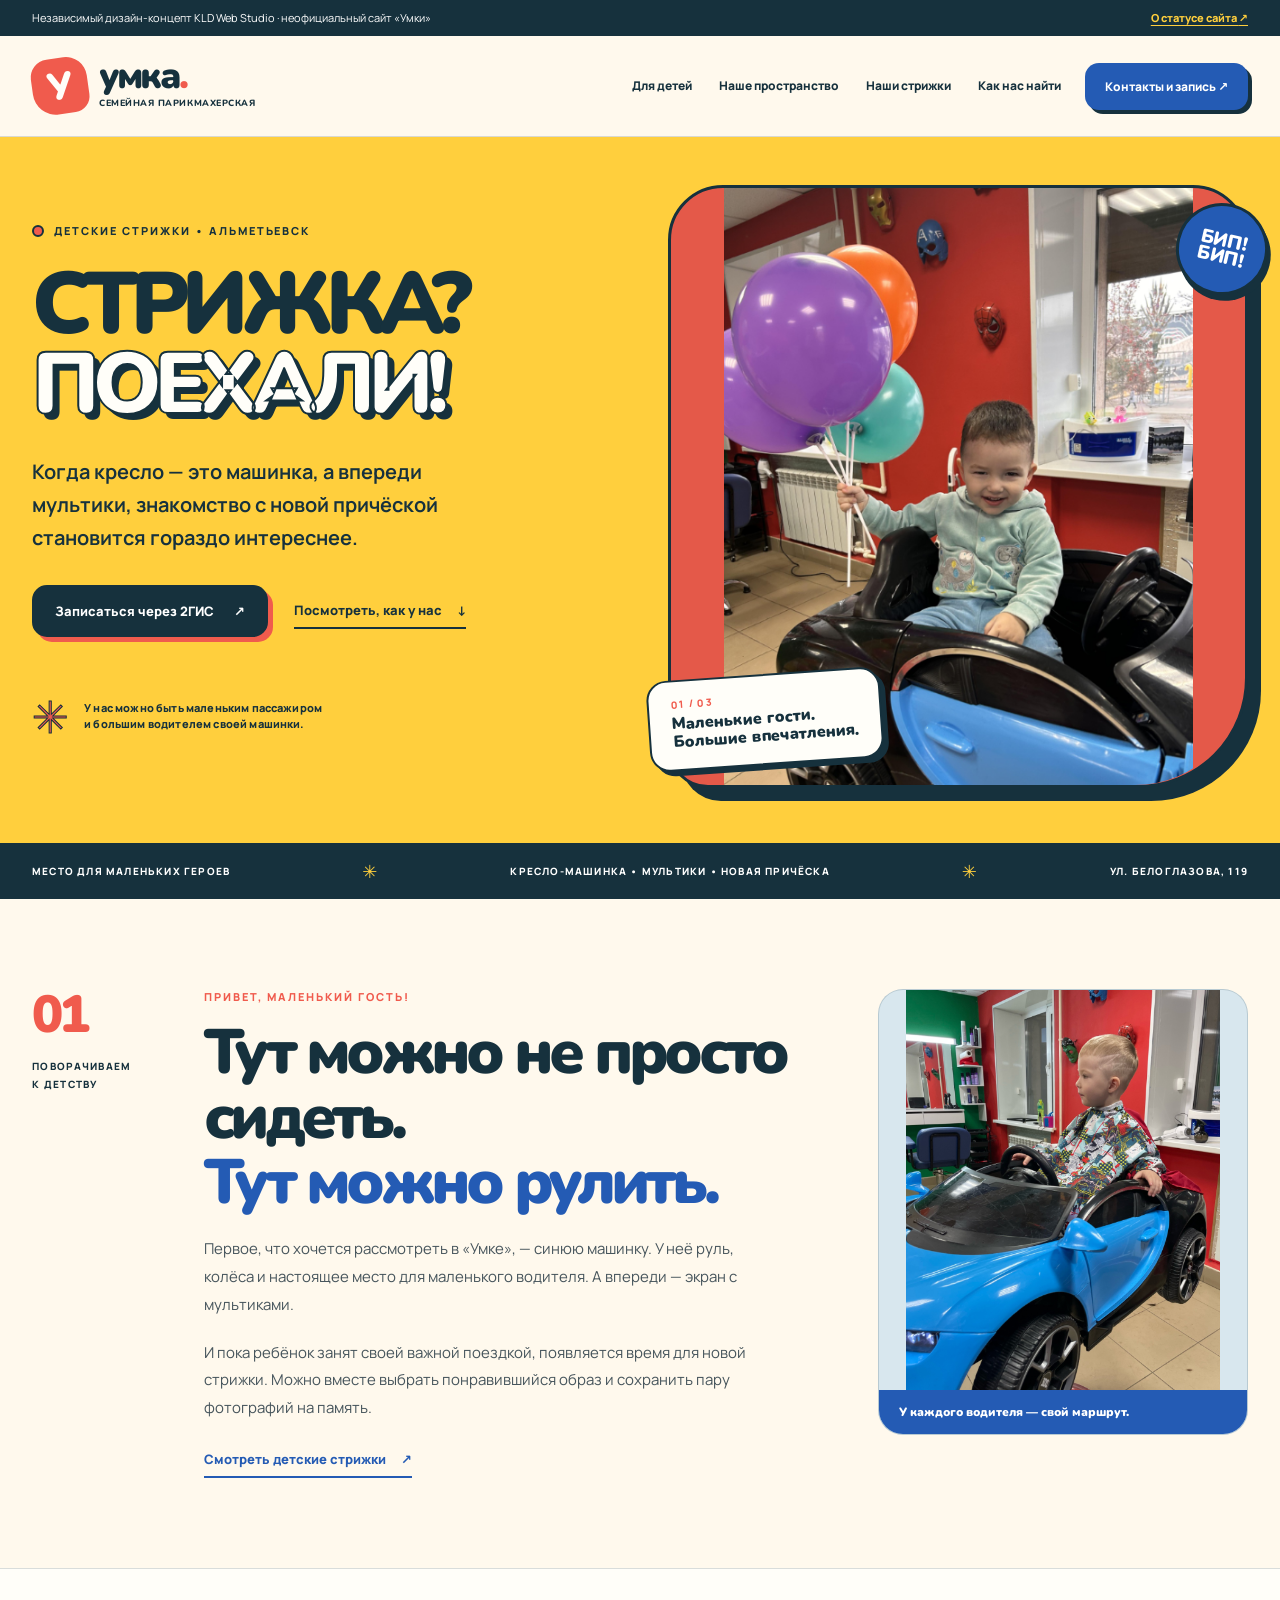
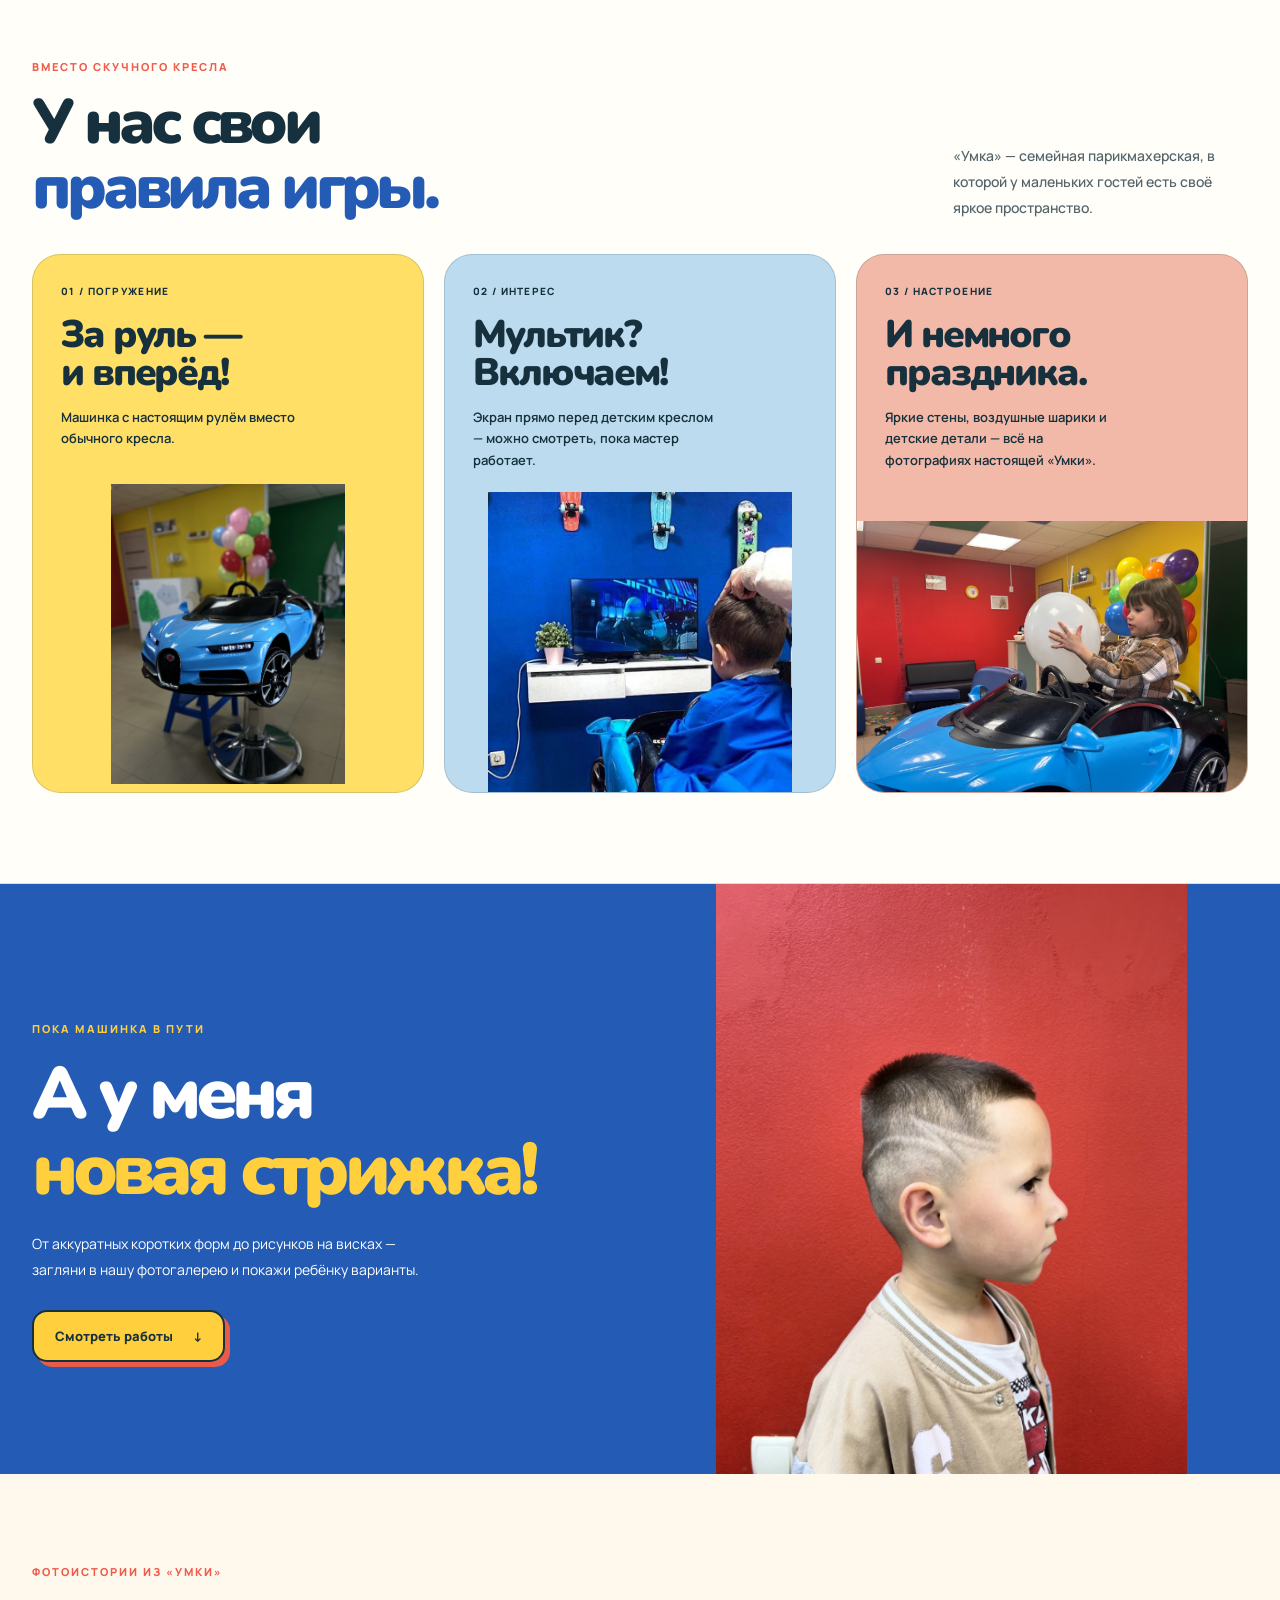
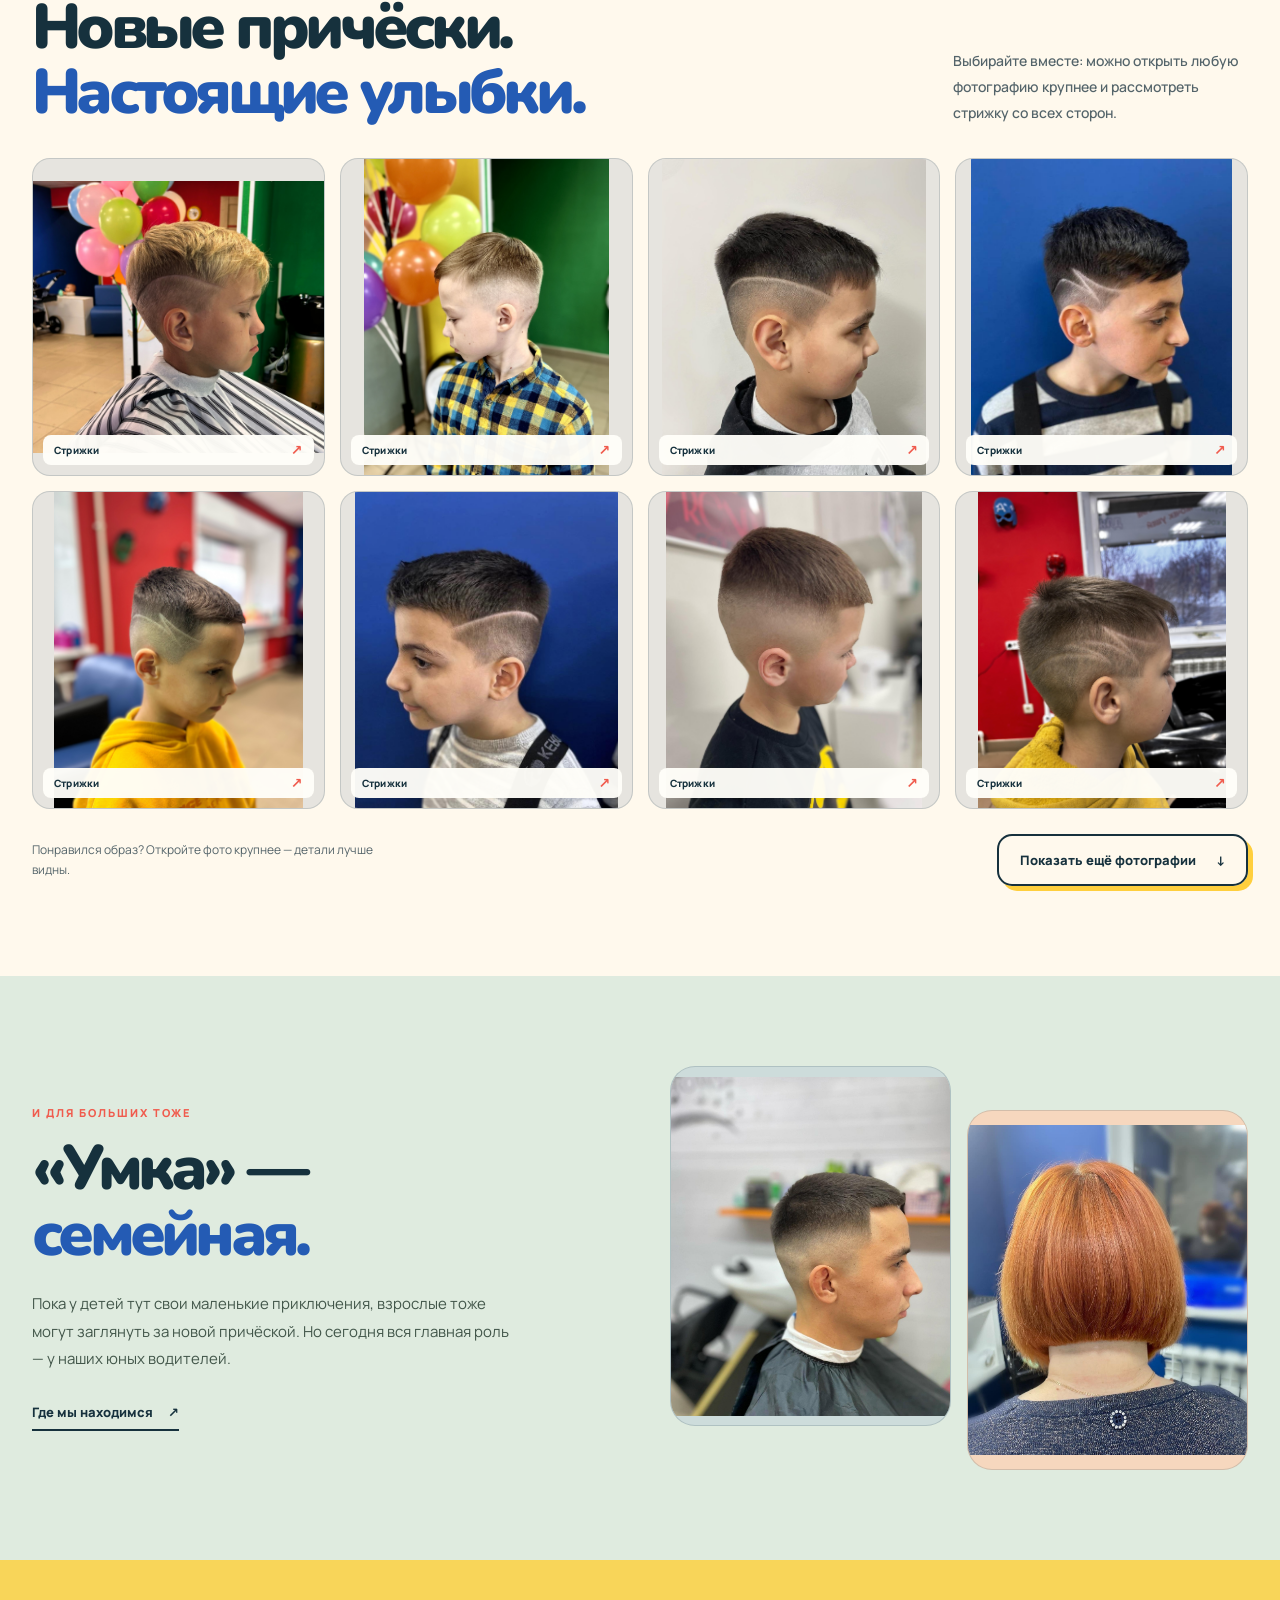
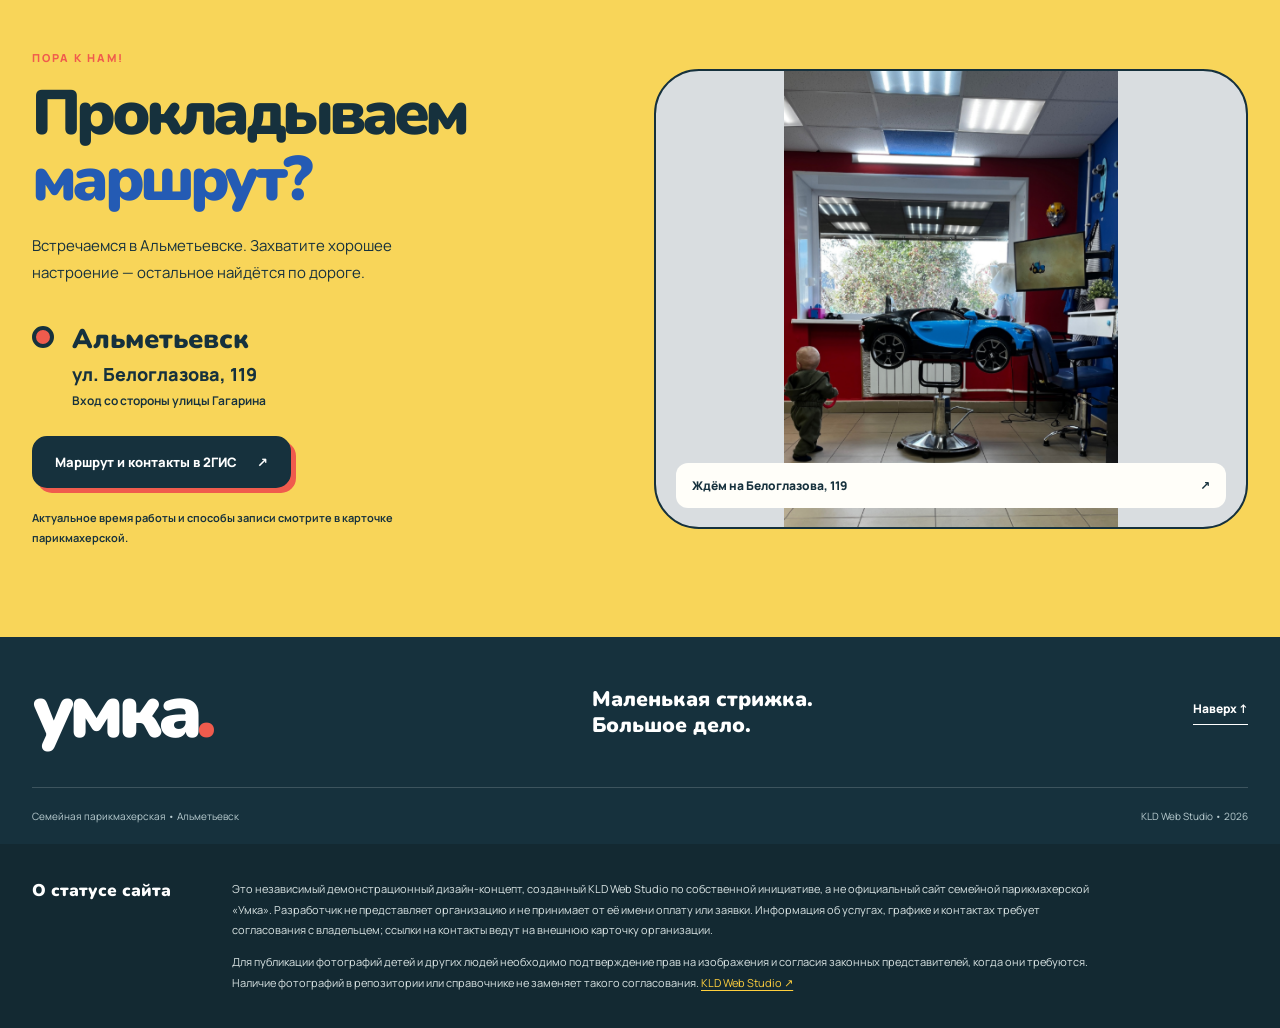
<file: demos/umka-65260176/index.html>
<!doctype html>
<html lang="ru">
<head>
<meta charset="utf-8">
<meta name="viewport" content="width=device-width,initial-scale=1">
<meta name="robots" content="noindex,nofollow,noarchive">
<meta name="theme-color" content="#ffcf3d">
<meta name="description" content="«Умка» — семейная парикмахерская в Альметьевске. Детские стрижки, кресло-машинка, яркое пространство и знакомство с новой причёской.">
<title>Умка — детские стрижки в Альметьевске</title>
<link rel="stylesheet" href="styles.css?v=20260925-umka-first">
<script src="script.js" defer></script>
</head>
<body>
<a class="skip-link" href="#main">Перейти к содержанию</a>
<div class="concept-notice" role="note"><div class="shell notice-inner"><span>Независимый дизайн-концепт KLD Web Studio · неофициальный сайт «Умки»</span><a href="#status">О статусе сайта <span aria-hidden="true">↗</span></a></div></div>
<header class="header" id="top"><div class="shell header-inner">
<a class="brand" href="#top" aria-label="Умка — на главную"><span class="brand-icon" aria-hidden="true">У</span><span class="brand-word">умка<span>.</span><small>семейная парикмахерская</small></span></a>
<button class="menu-button" type="button" aria-controls="main-menu" aria-expanded="false" aria-label="Открыть меню"><span></span><span></span><span></span></button>
<nav class="nav" id="main-menu" aria-label="Основная навигация"><a href="#why">Для детей</a><a href="#space">Наше пространство</a><a href="#gallery">Наши стрижки</a><a href="#contacts">Как нас найти</a></nav>
<a class="header-action" href="https://2gis.ru/firm/70000001065260176" target="_blank" rel="noopener noreferrer">Контакты и запись <span aria-hidden="true">↗</span></a>
</div></header>
<main id="main">
<section class="hero" aria-labelledby="hero-title"><div class="shell hero-grid">
<div class="hero-copy">
<p class="eyebrow"><span class="eyebrow-dot"></span> ДЕТСКИЕ СТРИЖКИ • АЛЬМЕТЬЕВСК</p>
<h1 id="hero-title">СТРИЖКА?<br><em>ПОЕХАЛИ!</em></h1>
<p class="hero-lead">Когда кресло — это машинка, а впереди мультики, знакомство с новой причёской становится гораздо интереснее.</p>
<div class="hero-actions"><a class="button button-dark" href="https://2gis.ru/firm/70000001065260176" target="_blank" rel="noopener noreferrer">Записаться через 2ГИС <span aria-hidden="true">↗</span></a><a class="text-link" href="#space">Посмотреть, как у нас <span aria-hidden="true">↓</span></a></div>
<div class="hero-foot"><span class="hero-foot-star" aria-hidden="true">✳</span><span>У нас можно быть маленьким пассажиром<br>и большим водителем своей машинки.</span></div>
</div>
<div class="hero-photo"><img src="assets/child-smiling-with-balloons.png" alt="Счастливый маленький посетитель Умки с воздушными шарами в кресле-машинке" fetchpriority="high" decoding="async"><div class="hero-photo-label"><span class="label-number">01 / 03</span><span>Маленькие гости.<br>Большие впечатления.</span></div><div class="photo-sticker" aria-hidden="true">БИП!<br>БИП!</div></div>
</div><div class="hero-bottom-band"><div class="shell"><span>МЕСТО ДЛЯ МАЛЕНЬКИХ ГЕРОЕВ</span><span aria-hidden="true">✳</span><span>КРЕСЛО-МАШИНКА • МУЛЬТИКИ • НОВАЯ ПРИЧЁСКА</span><span aria-hidden="true">✳</span><span>УЛ. БЕЛОГЛАЗОВА, 119</span></div></div></section>
<section class="intro section" id="why"><div class="shell intro-grid"><div class="intro-mark"><span>01</span><span>ПОВОРАЧИВАЕМ<br>К ДЕТСТВУ</span></div><div class="intro-copy"><p class="section-kicker">ПРИВЕТ, МАЛЕНЬКИЙ ГОСТЬ!</p><h2>Тут можно не просто сидеть.<br><span>Тут можно рулить.</span></h2><p>Первое, что хочется рассмотреть в «Умке», — синюю машинку. У неё руль, колёса и настоящее место для маленького водителя. А впереди — экран с мультиками.</p><p>И пока ребёнок занят своей важной поездкой, появляется время для новой стрижки. Можно вместе выбрать понравившийся образ и сохранить пару фотографий на память.</p><a class="inline-link" href="#gallery">Смотреть детские стрижки <span aria-hidden="true">↗</span></a></div><figure class="intro-figure"><img src="assets/child-driving-blue-car.png" alt="Ребёнок за рулём синего кресла-машинки" loading="lazy" decoding="async"><figcaption>У каждого водителя — свой маршрут.</figcaption></figure></div></section>
<section class="features section" id="space"><div class="shell"><div class="section-title-row"><div><p class="section-kicker">ВМЕСТО СКУЧНОГО КРЕСЛА</p><h2>У нас свои<br><span>правила игры.</span></h2></div><p class="section-aside">«Умка» — семейная парикмахерская, в которой у маленьких гостей есть своё яркое пространство.</p></div><div class="feature-grid">
<article class="feature-card feature-yellow"><div class="feature-info"><span class="feature-num">01 / ПОГРУЖЕНИЕ</span><h3>За руль —<br>и вперёд!</h3><p>Машинка с настоящим рулём вместо обычного кресла.</p></div><img src="assets/interior-blue-car-chair.png" alt="Синее детское кресло в виде спортивной машины" loading="lazy" decoding="async"></article>
<article class="feature-card feature-blue"><div class="feature-info"><span class="feature-num">02 / ИНТЕРЕС</span><h3>Мультик?<br>Включаем!</h3><p>Экран прямо перед детским креслом — можно смотреть, пока мастер работает.</p></div><img src="assets/child-haircut-watching-tv.png" alt="Ребёнок смотрит мультик в кресле-машинке во время стрижки" loading="lazy" decoding="async"></article>
<article class="feature-card feature-red"><div class="feature-info"><span class="feature-num">03 / НАСТРОЕНИЕ</span><h3>И немного<br>праздника.</h3><p>Яркие стены, воздушные шарики и детские детали — всё на фотографиях настоящей «Умки».</p></div><img src="assets/child-balloon-blue-car.png" alt="Ребёнок с белым шариком в синем кресле-машинке" loading="lazy" decoding="async"></article>
</div></div></section>
<section class="photo-break"><div class="shell photo-break-grid"><div class="break-copy"><span class="break-eye">ПОКА МАШИНКА В ПУТИ</span><h2>А у меня<br><em>новая стрижка!</em></h2><p>От аккуратных коротких форм до рисунков на висках — загляни в нашу фотогалерею и покажи ребёнку варианты.</p><a class="button button-cream" href="#gallery">Смотреть работы <span aria-hidden="true">↓</span></a></div><div class="break-photo"><img src="assets/haircut-boy-red-backdrop.png" alt="Мальчик с аккуратной стрижкой и графичной линией на виске" loading="lazy" decoding="async"></div></div></section>
<section class="gallery section" id="gallery"><div class="shell"><div class="section-title-row gallery-header"><div><p class="section-kicker">ФОТОИСТОРИИ ИЗ «УМКИ»</p><h2>Новые причёски.<br><span>Настоящие улыбки.</span></h2></div><p class="section-aside">Выбирайте вместе: можно открыть любую фотографию крупнее и рассмотреть стрижку со всех сторон.</p></div><div class="gallery-grid" id="gallery-grid">
<button class="gallery-card" type="button" data-lightbox data-gallery-index="0" aria-label="Открыть фото: Детская стрижка с плавным переходом"><img src="assets/haircut-boy-blond-fade.png" alt="Детская стрижка с плавным переходом" loading="lazy" decoding="async"><span class="gallery-card-tag">Стрижки <span aria-hidden="true">↗</span></span></button>
<button class="gallery-card" type="button" data-lightbox data-gallery-index="1" aria-label="Открыть фото: Короткая детская стрижка, профиль"><img src="assets/haircut-boy-plaid-shirt.png" alt="Короткая детская стрижка, профиль" loading="lazy" decoding="async"><span class="gallery-card-tag">Стрижки <span aria-hidden="true">↗</span></span></button>
<button class="gallery-card" type="button" data-lightbox data-gallery-index="2" aria-label="Открыть фото: Детская стрижка с графичной линией"><img src="assets/haircut-boy-graphic-line.png" alt="Детская стрижка с графичной линией" loading="lazy" decoding="async"><span class="gallery-card-tag">Стрижки <span aria-hidden="true">↗</span></span></button>
<button class="gallery-card" type="button" data-lightbox data-gallery-index="3" aria-label="Открыть фото: Детская стрижка с двумя линиями"><img src="assets/haircut-boy-double-stripes.png" alt="Детская стрижка с двумя линиями" loading="lazy" decoding="async"><span class="gallery-card-tag">Стрижки <span aria-hidden="true">↗</span></span></button>
<button class="gallery-card" type="button" data-lightbox data-gallery-index="4" aria-label="Открыть фото: Детская стрижка, мальчик в жёлтой толстовке"><img src="assets/haircut-boy-yellow-hoodie.png" alt="Детская стрижка, мальчик в жёлтой толстовке" loading="lazy" decoding="async"><span class="gallery-card-tag">Стрижки <span aria-hidden="true">↗</span></span></button>
<button class="gallery-card" type="button" data-lightbox data-gallery-index="5" aria-label="Открыть фото: Детская стрижка с изогнутой линией"><img src="assets/haircut-boy-curved-line.png" alt="Детская стрижка с изогнутой линией" loading="lazy" decoding="async"><span class="gallery-card-tag">Стрижки <span aria-hidden="true">↗</span></span></button>
<button class="gallery-card" type="button" data-lightbox data-gallery-index="6" aria-label="Открыть фото: Аккуратный короткий переход на детской стрижке"><img src="assets/haircut-boy-neat-fade.png" alt="Аккуратный короткий переход на детской стрижке" loading="lazy" decoding="async"><span class="gallery-card-tag">Стрижки <span aria-hidden="true">↗</span></span></button>
<button class="gallery-card" type="button" data-lightbox data-gallery-index="7" aria-label="Открыть фото: Детская стрижка с двумя волнистыми линиями"><img src="assets/haircut-boy-double-wave.png" alt="Детская стрижка с двумя волнистыми линиями" loading="lazy" decoding="async"><span class="gallery-card-tag">Стрижки <span aria-hidden="true">↗</span></span></button>
<button class="gallery-card" type="button" data-lightbox data-gallery-index="8" hidden aria-label="Открыть фото: Детская стрижка на фоне красной стены"><img src="assets/haircut-boy-red-backdrop.png" alt="Детская стрижка на фоне красной стены" loading="lazy" decoding="async"><span class="gallery-card-tag">Стрижки <span aria-hidden="true">↗</span></span></button>
<button class="gallery-card" type="button" data-lightbox data-gallery-index="9" hidden aria-label="Открыть фото: Детская стрижка с рисунком на виске"><img src="assets/haircut-boy-wave-pattern.png" alt="Детская стрижка с рисунком на виске" loading="lazy" decoding="async"><span class="gallery-card-tag">Стрижки <span aria-hidden="true">↗</span></span></button>
<button class="gallery-card" type="button" data-lightbox data-gallery-index="10" hidden aria-label="Открыть фото: Стрижка маленького ребёнка с линией"><img src="assets/haircut-toddler-side-line.png" alt="Стрижка маленького ребёнка с линией" loading="lazy" decoding="async"><span class="gallery-card-tag">Стрижки <span aria-hidden="true">↗</span></span></button>
<button class="gallery-card" type="button" data-lightbox data-gallery-index="11" hidden aria-label="Открыть фото: Два ракурса короткой стрижки ребёнка"><img src="assets/haircut-toddler-two-angles.png" alt="Два ракурса короткой стрижки ребёнка" loading="lazy" decoding="async"><span class="gallery-card-tag">Стрижки <span aria-hidden="true">↗</span></span></button>
<button class="gallery-card" type="button" data-lightbox data-gallery-index="12" hidden aria-label="Открыть фото: Ребёнок смотрит мультик во время стрижки"><img src="assets/child-haircut-watching-tv.png" alt="Ребёнок смотрит мультик во время стрижки" loading="lazy" decoding="async"><span class="gallery-card-tag">Атмосфера <span aria-hidden="true">↗</span></span></button>
<button class="gallery-card" type="button" data-lightbox data-gallery-index="13" hidden aria-label="Открыть фото: Ребёнок за рулём детского кресла-машинки"><img src="assets/child-in-car-chair.png" alt="Ребёнок за рулём детского кресла-машинки" loading="lazy" decoding="async"><span class="gallery-card-tag">Атмосфера <span aria-hidden="true">↗</span></span></button>
<button class="gallery-card" type="button" data-lightbox data-gallery-index="14" hidden aria-label="Открыть фото: Ребёнок в синем кресле-машинке"><img src="assets/child-driving-blue-car.png" alt="Ребёнок в синем кресле-машинке" loading="lazy" decoding="async"><span class="gallery-card-tag">Атмосфера <span aria-hidden="true">↗</span></span></button>
<button class="gallery-card" type="button" data-lightbox data-gallery-index="15" hidden aria-label="Открыть фото: Ребёнок с шариком в детском кресле-машинке"><img src="assets/child-balloon-blue-car.png" alt="Ребёнок с шариком в детском кресле-машинке" loading="lazy" decoding="async"><span class="gallery-card-tag">Атмосфера <span aria-hidden="true">↗</span></span></button>
<button class="gallery-card" type="button" data-lightbox data-gallery-index="16" hidden aria-label="Открыть фото: Улыбающийся ребёнок с воздушными шарами"><img src="assets/child-smiling-with-balloons.png" alt="Улыбающийся ребёнок с воздушными шарами" loading="lazy" decoding="async"><span class="gallery-card-tag">Атмосфера <span aria-hidden="true">↗</span></span></button>
<button class="gallery-card" type="button" data-lightbox data-gallery-index="17" hidden aria-label="Открыть фото: Малыш с розовым шариком"><img src="assets/toddler-with-balloon.png" alt="Малыш с розовым шариком" loading="lazy" decoding="async"><span class="gallery-card-tag">Атмосфера <span aria-hidden="true">↗</span></span></button>
<button class="gallery-card" type="button" data-lightbox data-gallery-index="18" hidden aria-label="Открыть фото: Мастер подстригает ребёнка"><img src="assets/haircut-child-in-progress.png" alt="Мастер подстригает ребёнка" loading="lazy" decoding="async"><span class="gallery-card-tag">Атмосфера <span aria-hidden="true">↗</span></span></button>
<button class="gallery-card" type="button" data-lightbox data-gallery-index="19" hidden aria-label="Открыть фото: Кресло-машинка в интерьере Умки"><img src="assets/interior-car-chair-wide.png" alt="Кресло-машинка в интерьере Умки" loading="lazy" decoding="async"><span class="gallery-card-tag">Интерьер <span aria-hidden="true">↗</span></span></button>
<button class="gallery-card" type="button" data-lightbox data-gallery-index="20" hidden aria-label="Открыть фото: Синее детское кресло-машинка"><img src="assets/interior-blue-car-chair.png" alt="Синее детское кресло-машинка" loading="lazy" decoding="async"><span class="gallery-card-tag">Интерьер <span aria-hidden="true">↗</span></span></button>
<button class="gallery-card" type="button" data-lightbox data-gallery-index="21" hidden aria-label="Открыть фото: Кресло-машинка и телевизор в салоне"><img src="assets/interior-car-chair-rear.png" alt="Кресло-машинка и телевизор в салоне" loading="lazy" decoding="async"><span class="gallery-card-tag">Интерьер <span aria-hidden="true">↗</span></span></button>
</div><div class="gallery-bottom"><span>Понравился образ? Откройте фото крупнее — детали лучше видны.</span><button class="button button-outline" type="button" id="show-more">Показать ещё фотографии <span aria-hidden="true">↓</span></button></div></div></section>
<section class="family section"><div class="shell family-layout"><div class="family-copy"><p class="section-kicker">И ДЛЯ БОЛЬШИХ ТОЖЕ</p><h2>«Умка» —<br><span>семейная.</span></h2><p>Пока у детей тут свои маленькие приключения, взрослые тоже могут заглянуть за новой причёской. Но сегодня вся главная роль — у наших юных водителей.</p><a class="inline-link" href="#contacts">Где мы находимся <span aria-hidden="true">↗</span></a></div><div class="family-photos"><img src="assets/haircut-adult-clean-fade.png" alt="Короткая мужская стрижка, выполненная в парикмахерской" loading="lazy" decoding="async"><img src="assets/haircut-adult-copper-bob.png" alt="Короткая женская стрижка с медным оттенком" loading="lazy" decoding="async"></div></div></section>
<section class="visit section" id="contacts"><div class="shell visit-grid"><div class="visit-copy"><p class="section-kicker">ПОРА К НАМ!</p><h2>Прокладываем<br><span>маршрут?</span></h2><p>Встречаемся в Альметьевске. Захватите хорошее настроение — остальное найдётся по дороге.</p><div class="address"><span class="address-dot" aria-hidden="true"></span><div><strong>Альметьевск</strong><span>ул. Белоглазова, 119</span><small>Вход со стороны улицы Гагарина</small></div></div><a class="button button-dark" href="https://2gis.ru/firm/70000001065260176" target="_blank" rel="noopener noreferrer">Маршрут и контакты в 2ГИС <span aria-hidden="true">↗</span></a><p class="visit-note">Актуальное время работы и способы записи смотрите в карточке парикмахерской.</p></div><div class="visit-photo"><img src="assets/interior-car-chair-wide.png" alt="Интерьер Умки с детским креслом-машинкой" loading="lazy" decoding="async"><span class="visit-photo-caption">Ждём на Белоглазова, 119 <span aria-hidden="true">↗</span></span></div></div></section>
</main>
<footer class="footer"><div class="shell footer-main"><a class="footer-brand" href="#top">умка<span>.</span></a><span>Маленькая стрижка.<br>Большое дело.</span><a href="#top">Наверх ↑</a></div><div class="shell footer-bottom"><span>Семейная парикмахерская • Альметьевск</span><span>KLD Web Studio • 2026</span></div></footer>
<section class="legal" id="status" aria-label="О статусе сайта"><div class="shell legal-grid"><h2>О статусе сайта</h2><div><p>Это независимый демонстрационный дизайн-концепт, созданный KLD Web Studio по собственной инициативе, а не официальный сайт семейной парикмахерской «Умка». Разработчик не представляет организацию и не принимает от её имени оплату или заявки. Информация об услугах, графике и контактах требует согласования с владельцем; ссылки на контакты ведут на внешнюю карточку организации.</p><p>Для публикации фотографий детей и других людей необходимо подтверждение прав на изображения и согласия законных представителей, когда они требуются. Наличие фотографий в репозитории или справочнике не заменяет такого согласования. <a href="https://mobigametim-bit.github.io/kaliningrad-web-studio/">KLD Web Studio ↗</a></p></div></div></section>
<dialog class="lightbox" id="lightbox" aria-label="Просмотр фотографии"><button type="button" class="lightbox-close" id="lightbox-close" aria-label="Закрыть просмотр">×</button><button type="button" class="lightbox-arrow lightbox-prev" id="lightbox-prev" aria-label="Предыдущая фотография">←</button><figure><img id="lightbox-image" src="assets/haircut-boy-blond-fade.png" alt=""><figcaption id="lightbox-caption"></figcaption></figure><button type="button" class="lightbox-arrow lightbox-next" id="lightbox-next" aria-label="Следующая фотография">→</button><div class="lightbox-count" id="lightbox-count"></div></dialog>
</body>
</html>
</file>
<file: demos/beauty-health-6c2e91/styles.css>
@font-face{font-family:Prata;src:url("assets/fonts/Prata-Regular.ttf") format("truetype");font-display:swap;font-weight:400}
@font-face{font-family:Manrope;src:url("assets/fonts/Manrope-VF.ttf") format("truetype");font-display:swap;font-weight:200 800}
:root{color-scheme:light;--paper:#f6f3ee;--white:#fffdf9;--ink:#292522;--muted:#716761;--line:#ded7cf;--wine:#714a52;--rose:#bd9493;--blush:#ebdfd9;--deep:#39302e;--serif:Prata,Georgia,serif;--sans:Manrope,Arial,sans-serif}
*,*::before,*::after{box-sizing:border-box}html{scroll-behavior:smooth}body{min-width:320px;margin:0;background:var(--paper);color:var(--ink);font-family:var(--sans);-webkit-font-smoothing:antialiased}img{display:block;max-width:100%}a{color:inherit;text-decoration:none}button{font:inherit;cursor:pointer}a:focus-visible,button:focus-visible,summary:focus-visible{outline:2px solid #9b3550;outline-offset:4px}::selection{color:var(--ink);background:#ead1d1}[hidden]{display:none!important}
.wrap{width:min(1320px,calc(100% - clamp(36px,7vw,112px)));margin-inline:auto}.eyebrow{display:inline-block;font-size:10px;font-weight:750;letter-spacing:.16em;text-transform:uppercase;line-height:1.6}.text-link{display:inline-flex;gap:28px;align-items:center;justify-content:space-between;padding:0 0 9px;border-bottom:1px solid currentColor;font-size:12px;font-weight:750;transition:gap .2s}.text-link:hover{gap:36px}.button{display:inline-flex;align-items:center;justify-content:space-between;gap:26px;width:max-content;max-width:100%;padding:15px 18px;background:var(--wine);color:#fffdf9;font-size:12px;font-weight:750;transition:background .2s}.button:hover{background:#50343a}
.notice-strip{background:var(--deep);color:#f6ede7;text-align:center;font-size:10px;line-height:1.6;padding:9px 18px}.notice-strip a{border-bottom:1px solid currentColor}
.site-header{display:grid;grid-template-columns:1fr auto 1fr;gap:24px;align-items:center;min-height:80px;border-bottom:1px solid var(--line)}.logo{font-family:var(--serif);font-size:clamp(21px,2vw,31px);letter-spacing:-.075em;white-space:nowrap}.logo i{font-style:normal;color:var(--wine)}.header-location{justify-self:center;font-size:10px;color:var(--muted);letter-spacing:.055em}.header-nav{display:flex;justify-self:end;align-items:center;gap:clamp(15px,1.8vw,29px)}.header-nav>a:not(.header-button){font-size:11px;font-weight:700}.header-nav>a:not(.header-button):hover{color:var(--wine)}.header-button{border:1px solid var(--ink);padding:11px 14px;font-size:11px;font-weight:800;white-space:nowrap}.header-button:hover{background:var(--ink);color:var(--white)}
.hero{display:grid;grid-template-columns:minmax(0,.9fr) minmax(0,1.1fr);min-height:clamp(530px,47vw,660px);padding-top:26px;padding-bottom:36px;gap:clamp(30px,4vw,65px)}.hero-copy{display:flex;flex-direction:column;justify-content:center;min-width:0;padding:27px 0 8px}.hero-kicker{color:var(--wine);display:flex;align-items:center;gap:13px}.hero-kicker:before{content:"";width:27px;height:1px;background:currentColor}.hero h1{margin:27px 0 24px;font:400 clamp(55px,5.8vw,88px)/1.14 var(--serif);letter-spacing:-.065em}.hero h1 em{font-style:normal;color:var(--wine)}.hero-text{max-width:410px;margin:0 0 26px;color:#5b514d;line-height:1.8;font-size:13px}.hero-meta{display:flex;gap:14px;align-items:center;margin-top:46px;color:var(--muted);font-size:10px}.hero-meta:before{content:"";height:1px;width:39px;background:var(--wine)}.hero-art{position:relative;min-height:0;padding-bottom:45px;padding-left:29px}.hero-art::before{content:"";position:absolute;inset:38px 35px 0 0;background:#e6d5cf}.hero-main{position:relative;width:100%;height:100%;min-height:470px;object-fit:cover;object-position:center 29%;filter:saturate(.88)}.hero-note{position:absolute;top:24px;right:20px;padding:10px 12px;background:#fffdf9e8;color:#4c413e;font-size:9px;letter-spacing:.11em;text-transform:uppercase}.hero-inset{position:absolute;width:35%;height:36%;object-fit:cover;object-position:center 30%;left:-20px;bottom:0;border:8px solid var(--paper);box-shadow:0 14px 40px #28151314}.hero-caption{position:absolute;right:0;bottom:16px;font-size:10px;color:var(--muted)}
.intro{border-top:1px solid var(--line);display:grid;grid-template-columns:1.15fr .85fr;gap:clamp(30px,7vw,95px);align-items:center;padding-top:48px;padding-bottom:52px}.intro .eyebrow{color:var(--wine)}.intro h2{font:400 clamp(32px,3.4vw,51px)/1.3 var(--serif);letter-spacing:-.045em;margin:15px 0 0;max-width:690px}.intro h2 em{color:var(--wine);font-style:normal}.intro-side{max-width:370px;justify-self:end}.intro-side p{margin:0 0 19px;font-size:13px;line-height:1.9;color:var(--muted)}.intro-side .text-link{color:var(--wine)}
.services{padding-top:57px;padding-bottom:70px;background:var(--white)}.section-heading{display:flex;justify-content:space-between;align-items:end;gap:30px;margin-bottom:27px}.section-heading h2{font:400 clamp(36px,4.2vw,62px)/1.18 var(--serif);letter-spacing:-.05em;margin:10px 0 0}.section-heading h2 em{font-style:normal;color:var(--wine)}.section-heading>p{font-size:12px;color:var(--muted);line-height:1.75;max-width:290px;margin:0 0 4px}.section-heading .eyebrow{color:var(--wine)}.service-grid{display:grid;grid-template-columns:repeat(4,minmax(0,1fr));gap:14px}.service{display:flex;flex-direction:column;background:var(--paper);min-width:0}.service-photo{overflow:hidden;aspect-ratio:4/4.5;background:var(--blush)}.service-photo img{width:100%;height:100%;object-fit:cover;transition:transform .5s}.service:hover img{transform:scale(1.035)}.service-content{display:flex;flex:1;flex-direction:column;padding:18px 19px 22px;min-height:147px}.service-number{font-size:10px;color:var(--wine);letter-spacing:.12em;font-weight:700}.service h3{font:400 clamp(18px,1.75vw,25px)/1.28 var(--serif);letter-spacing:-.03em;margin:13px 0 8px}.service p{color:var(--muted);font-size:11px;line-height:1.7;margin:0}.service-cta{display:flex;align-items:center;justify-content:space-between;border-top:1px solid var(--line);padding-top:23px;margin-top:25px;gap:20px}.service-cta p{margin:0;font-size:11px;color:var(--muted);line-height:1.5}.service-cta .text-link{color:var(--wine);white-space:nowrap}
.story{display:grid;grid-template-columns:1.03fr .97fr;max-width:1600px;margin:auto;background:#eae0d8}.story-photo{min-height:460px;overflow:hidden}.story-photo img{width:100%;height:100%;object-fit:cover;object-position:center 40%}.story-body{display:flex;flex-direction:column;justify-content:center;align-items:flex-start;padding:clamp(38px,6vw,94px);min-width:0}.story-body .eyebrow{color:var(--wine)}.story-body h2{font:400 clamp(34px,3.65vw,57px)/1.24 var(--serif);letter-spacing:-.045em;margin:20px 0 15px}.story-body h2 em{color:var(--wine);font-style:normal}.story-body>p{font-size:12px;line-height:1.9;color:#665b55;max-width:360px;margin:0 0 23px}.story-body .text-link{color:var(--wine)}
.editorial{position:relative;overflow:hidden;background:#42383a;color:var(--white)}.editorial::before{content:"";position:absolute;inset:0;background:url("assets/generated-soft-texture.png") center 52%/cover;opacity:.13;mix-blend-mode:screen}.editorial-grid{position:relative;display:grid;grid-template-columns:.95fr 1.05fr;gap:clamp(40px,8vw,130px);min-height:332px;align-items:center;padding-top:34px;padding-bottom:34px}.editorial-copy .eyebrow{color:#dfb9b4}.editorial-copy h2{font:400 clamp(31px,3.6vw,53px)/1.29 var(--serif);letter-spacing:-.046em;margin:18px 0 17px}.editorial-copy h2 em{font-style:normal;color:#e1b5ae}.editorial-copy p{font-size:12px;line-height:1.85;color:#e1d6d3;margin:0;max-width:350px}.editorial-art{display:grid;grid-template-columns:1fr 1fr;gap:13px;max-height:267px}.editorial-art img{width:100%;height:267px;object-fit:cover}.editorial-art img:nth-child(2){object-position:center 30%}.editorial-art figcaption{font-size:9px;letter-spacing:.04em;color:#eddfda;margin-top:7px}.editorial-art figure{margin:0;min-width:0}
.gallery{padding-top:70px;padding-bottom:71px}.gallery-grid{display:grid;grid-template-columns:repeat(4,minmax(0,1fr));gap:11px}.gallery-tile{position:relative;border:0;padding:0;display:block;background:#e2d8d1;overflow:hidden;aspect-ratio:1.12;min-width:0}.gallery-tile img{height:100%;width:100%;object-fit:cover;transition:transform .4s}.gallery-tile:hover img{transform:scale(1.045)}.gallery-tile:after{content:"";position:absolute;inset:60% 0 0;background:linear-gradient(transparent,#24171565);pointer-events:none}.gallery-tile span{position:absolute;bottom:12px;left:13px;color:white;font-size:11px;z-index:1;pointer-events:none}.gallery-tile small{font-size:9px}.gallery-tile--wide{grid-column:span 2;aspect-ratio:2.3}.more{display:block;margin:24px auto 0;border:1px solid var(--wine);background:transparent;padding:13px 20px;color:var(--wine);font-size:12px;font-weight:750}.more:hover{background:var(--wine);color:#fff}
.contact{background:#e8ddd5}.contact-grid{display:grid;grid-template-columns:.8fr 1.2fr;align-items:center;gap:clamp(35px,6vw,100px);padding-top:48px;padding-bottom:48px}.contact-photo{height:380px;overflow:hidden}.contact-photo img{width:100%;height:100%;object-fit:cover;object-position:center 50%}.contact-copy .eyebrow{color:var(--wine)}.contact-copy h2{font:400 clamp(39px,4vw,61px)/1.24 var(--serif);letter-spacing:-.05em;margin:16px 0}.contact-copy h2 em{font-style:normal;color:var(--wine)}.contact-copy p{max-width:450px;line-height:1.8;font-size:12px;color:#665b55;margin:0 0 23px}.contact-info{display:flex;flex-wrap:wrap;gap:22px 40px;padding:15px 0 20px;border-top:1px solid #c6b9b1}.contact-info div{display:grid;gap:6px}.contact-info span{font-size:10px;color:var(--muted)}.contact-info strong{font-weight:750;font-size:12px}
.legal{padding-top:20px;padding-bottom:19px}.legal details{font-size:10px;color:var(--muted);line-height:1.9}.legal summary{width:max-content;max-width:100%;cursor:pointer;color:var(--ink);font-size:11px;font-weight:800}.legal p{max-width:990px;margin:10px 0 0}.footer{border-top:1px solid var(--line);padding-top:23px;padding-bottom:27px;display:flex;align-items:center;justify-content:space-between;gap:18px;color:var(--muted);font-size:10px}.footer b{font:400 17px var(--serif);letter-spacing:-.055em;color:var(--ink)}.footer a{color:var(--wine)}
.lightbox{border:0;padding:0;background:#211b1beF;color:white;width:min(100vw,1250px);max-width:100vw;max-height:100dvh;height:min(96dvh,950px);overflow:hidden}.lightbox::backdrop{background:#100d0df0}.lightbox figure{margin:0;display:grid;place-items:center;height:calc(100% - 55px);padding:38px 74px 15px}.lightbox figure img{object-fit:contain;max-height:100%;max-width:100%;width:auto;height:auto}.close,.gallery-arrow{border:0;position:absolute;background:#fffdf9d9;color:#282522;display:grid;place-items:center;z-index:2;width:39px;height:39px}.close{top:15px;right:15px;font-size:27px}.gallery-arrow{top:50%;transform:translateY(-50%);font-size:29px}.gallery-arrow.prev{left:14px}.gallery-arrow.next{right:14px}.dialog-info{display:flex;justify-content:space-between;padding:7px 27px;color:#e4d8d2;font-size:11px}
@media(max-width:1100px){.header-location{display:none}.site-header{grid-template-columns:auto 1fr}.hero{grid-template-columns:.95fr 1.05fr;gap:25px}.hero h1{font-size:clamp(51px,6.4vw,70px)}.hero-main{min-height:420px}.service-grid{grid-template-columns:repeat(2,minmax(0,1fr))}.service-photo{aspect-ratio:1.35}.story-photo{min-height:390px}.editorial-grid{gap:35px}}
@media(max-width:740px){.site-header{min-height:70px;gap:10px}.header-nav{gap:12px}.header-nav a:not(.header-button){display:none}.hero{grid-template-columns:1fr;gap:16px;padding-top:12px;padding-bottom:32px;min-height:0}.hero-copy{padding:28px 0 12px}.hero h1{font-size:clamp(48px,11vw,76px);margin:19px 0}.hero-text{margin-bottom:20px}.hero-meta{margin-top:25px}.hero-art{padding-left:15px;padding-bottom:32px;height:min(94vw,540px)}.hero-main{min-height:0}.hero-inset{left:0;border-width:6px}.intro{grid-template-columns:1fr;gap:16px;padding-top:35px;padding-bottom:39px}.intro h2{margin-top:12px}.intro-side{justify-self:start;max-width:530px}.services{padding-top:44px;padding-bottom:47px}.section-heading{align-items:flex-start;flex-direction:column;gap:12px;margin-bottom:22px}.section-heading>p{max-width:510px}.story{grid-template-columns:1fr}.story-photo{min-height:0;height:310px}.story-body{padding:35px clamp(24px,6vw,54px) 42px}.story-body h2{margin:12px 0}.editorial-grid{grid-template-columns:1fr;gap:22px;padding-top:42px;padding-bottom:43px}.editorial-art{max-height:230px}.editorial-art img{height:215px}.gallery{padding-top:49px;padding-bottom:53px}.gallery-grid{grid-template-columns:repeat(2,minmax(0,1fr))}.gallery-tile--wide{grid-column:span 2}.contact-grid{grid-template-columns:1fr;gap:24px;padding-top:40px;padding-bottom:39px}.contact-photo{height:290px;grid-row:2}}
@media(max-width:460px){.wrap{width:calc(100% - 34px)}.site-header{min-height:64px}.logo{font-size:22px}.header-button{padding:10px 10px;font-size:10px}.hero h1{font-size:clamp(43px,11vw,57px)}.hero-art{height:400px}.hero-inset{width:36%;height:34%}.hero-main{object-position:center 20%}.intro h2{font-size:32px}.section-heading h2{font-size:39px}.service-grid{gap:9px}.service-photo{aspect-ratio:1.1}.service-content{padding:14px 11px 18px;min-height:141px}.service h3{font-size:18px}.service p{font-size:10px}.service-cta{align-items:start;flex-direction:column;gap:14px}.story-photo{height:260px}.editorial-grid{gap:28px}.editorial-art{gap:9px}.editorial-art img{height:176px}.gallery-grid{gap:8px}.gallery-tile{aspect-ratio:.92}.gallery-tile--wide{aspect-ratio:2.12}.contact-photo{height:245px}.lightbox figure{padding:65px 13px 20px;height:calc(100% - 55px)}.gallery-arrow{top:auto;bottom:10px;transform:none;background:#fff9}.gallery-arrow.prev{left:10px}.gallery-arrow.next{right:10px}.dialog-info{padding:8px 64px;font-size:9px}}
@media(prefers-reduced-motion:reduce){html{scroll-behavior:auto}*,*::before,*::after{transition:none!important;animation:none!important}}
</file>
<file: demos/mesto-66949634/styles.css>
@charset "UTF-8";
:root{color-scheme:light;--paper:#f5f2e9;--white:#fffdf7;--ink:#202521;--muted:#5b6159;--gold:#efbd49;--gold-dark:#dfae36;--orange:#b94f33;--line:#c8c8bc;--display:Arial,"Arial Black",Helvetica,sans-serif;--body:Arial,Helvetica,sans-serif;--mono:"Courier New",monospace}
*,*::before,*::after{box-sizing:border-box}html{scroll-behavior:smooth;scroll-padding-top:85px}body{margin:0;min-width:320px;background:var(--paper);color:var(--ink);font:15px/1.55 var(--body);-webkit-font-smoothing:antialiased}img{display:block;width:100%;max-width:100%}a{color:inherit;text-decoration:none}button{font:inherit;cursor:pointer}a:focus-visible,button:focus-visible,summary:focus-visible{outline:3px solid var(--orange);outline-offset:4px}::selection{background:var(--gold);color:var(--ink)}[hidden]{display:none!important}.wrap{width:min(1290px,calc(100% - clamp(36px,6vw,110px)));margin-inline:auto}.eyebrow{font:700 11px/1.5 var(--mono);letter-spacing:.05em;text-transform:uppercase}.button{display:inline-flex;align-items:center;justify-content:space-between;gap:24px;padding:14px 17px;min-height:49px;background:var(--ink);color:var(--white);font-size:12px;font-weight:800;transition:background .2s,transform .2s}.button:hover{background:#445047;transform:translateY(-2px)}.button--gold{background:var(--gold);color:var(--ink)}.button--gold:hover{background:#ffcc52}.arrow-link{display:inline-flex;gap:32px;justify-content:space-between;align-items:center;padding:0 0 7px;border-bottom:1px solid currentColor;font-size:12px;font-weight:800}.arrow-link:hover{color:var(--orange)}
.notice{padding:8px 18px;background:var(--ink);color:#f3eddf;text-align:center;font-size:10px;line-height:1.5}.notice a{text-decoration:underline;text-underline-offset:3px}
.site-header{display:grid;grid-template-columns:1fr auto 1fr;align-items:center;gap:22px;min-height:76px;border-bottom:1px solid var(--line)}.wordmark{font:900 clamp(30px,3.1vw,45px)/1 var(--display);letter-spacing:-.095em;white-space:nowrap}.wordmark span{color:var(--orange)}.header-nav{display:flex;align-items:center;gap:clamp(15px,2vw,30px)}.header-nav a{font-size:12px;font-weight:700}.header-nav a:hover{color:var(--orange)}.header-cta{justify-self:end;border:1px solid var(--ink);padding:10px 15px;font-size:12px;font-weight:800;white-space:nowrap}.header-cta:hover{background:var(--ink);color:var(--white)}
.hero{display:grid;grid-template-columns:.94fr 1.06fr;gap:clamp(24px,4.5vw,64px);padding-top:25px;padding-bottom:34px;min-height:590px}.hero-content{display:flex;flex-direction:column;align-items:start;justify-content:center;min-width:0;padding:25px 0 12px}.hero-content .eyebrow{color:var(--orange)}.hero h1{font:900 clamp(67px,7.7vw,115px)/.93 var(--display);letter-spacing:-.09em;margin:22px 0 25px}.hero h1 em{display:block;font-style:normal;color:var(--orange)}.hero h1 small{font:700 clamp(21px,2vw,29px)/1.2 var(--mono);letter-spacing:-.06em;display:block;margin-top:19px;color:var(--ink)}.hero p{max-width:440px;font-size:15px;line-height:1.7;color:#50574f;margin:0 0 22px}.hero-actions{display:flex;gap:11px;flex-wrap:wrap}.hero-actions .arrow-link{align-self:center}.hero-meta{display:flex;flex-wrap:wrap;gap:8px;margin-top:38px}.hero-meta span{font:700 11px/1.4 var(--mono);border:1px solid var(--line);padding:8px 10px}.hero-visual{position:relative;min-height:540px;padding:0 0 30px 52px}.hero-visual::before{position:absolute;content:"";inset:38px 22px 0 0;background:var(--gold)}.hero-real{position:relative;height:100%;min-height:500px;object-fit:cover;object-position:52% 42%;filter:saturate(.96)}.hero-accent{position:absolute;width:36%;height:42%;left:0;bottom:0;object-fit:cover;border:7px solid var(--paper);box-shadow:8px 13px 30px #171a1628}.hero-stamp{position:absolute;right:15px;bottom:42px;background:var(--ink);color:var(--white);padding:13px 15px;font:700 11px/1.6 var(--mono);max-width:170px}
.quickline{background:var(--gold);color:var(--ink)}.quickline .wrap{display:flex;align-items:center;justify-content:space-between;gap:16px;min-height:66px}.quickline strong{font-size:clamp(18px,2.1vw,28px);letter-spacing:-.05em}.quickline span{font:700 11px/1.5 var(--mono);text-align:right}
.section-head{display:flex;align-items:end;justify-content:space-between;gap:25px;margin-bottom:24px}.section-head .eyebrow{color:var(--orange)}.section-head h2{margin:11px 0 0;font:900 clamp(38px,4.4vw,67px)/1.04 var(--display);letter-spacing:-.075em}.section-head h2 em{font-style:normal;color:var(--orange)}.section-head>p{font-size:13px;color:var(--muted);max-width:340px;margin:0 0 4px}
.menu{padding-top:72px;padding-bottom:77px}.menu-grid{display:grid;grid-template-columns:repeat(3,minmax(0,1fr));gap:14px}.menu-card{background:var(--white);border:1px solid var(--line);min-width:0;display:flex;flex-direction:column}.menu-card figure{margin:0;aspect-ratio:1.33;overflow:hidden;background:#d6cfbe}.menu-card figure img{height:100%;object-fit:cover;transition:transform .4s}.menu-card:hover figure img{transform:scale(1.035)}.menu-card-body{padding:20px 21px 24px;flex:1;display:flex;flex-direction:column}.menu-card-body .eyebrow{color:var(--orange)}.menu-card h3{font:900 clamp(25px,2.6vw,39px)/1.1 var(--display);letter-spacing:-.064em;margin:15px 0 10px}.menu-card p{color:var(--muted);font-size:13px;margin:0;max-width:320px}.menu-bottom{display:flex;align-items:center;justify-content:space-between;gap:25px;margin-top:27px;padding-top:16px;border-top:1px solid var(--line);font:700 11px var(--mono)}
.coffee-story{background:var(--ink);color:var(--paper);overflow:hidden}.coffee-story-grid{display:grid;grid-template-columns:1fr 1fr;align-items:stretch;gap:clamp(30px,6vw,85px)}.coffee-story-copy{padding:clamp(52px,6vw,85px) 0;display:flex;flex-direction:column;align-items:start;justify-content:center}.coffee-story-copy .eyebrow{color:var(--gold)}.coffee-story h2{font:900 clamp(43px,5.7vw,88px)/1 var(--display);letter-spacing:-.072em;margin:20px 0 22px}.coffee-story h2 em{font-style:normal;color:var(--gold)}.coffee-story p{color:#d4d3c7;font-size:14px;line-height:1.75;max-width:440px;margin:0 0 25px}.coffee-story-media{display:grid;grid-template-columns:1fr .48fr;gap:9px;min-height:425px;align-self:stretch;padding:28px 0}.coffee-story-media img{height:100%;object-fit:cover;min-height:0}.coffee-story-media img:last-child{object-position:50% 32%}
.place{padding-top:72px;padding-bottom:75px}.place-grid{display:grid;grid-template-columns:1.1fr .9fr;gap:clamp(35px,6vw,84px);align-items:center}.place-photo{position:relative;aspect-ratio:1.37;background:#ddd7ca}.place-photo img{height:100%;object-fit:cover;object-position:center 42%}.place-photo span{position:absolute;left:18px;bottom:16px;background:var(--gold);padding:9px 12px;font:700 11px var(--mono)}.place-copy .eyebrow{color:var(--orange)}.place-copy h2{font:900 clamp(41px,4.8vw,75px)/1.04 var(--display);letter-spacing:-.08em;margin:18px 0}.place-copy p{max-width:385px;color:var(--muted);font-size:14px;line-height:1.75;margin:0 0 21px}.place-facts{border-top:1px solid var(--line);border-bottom:1px solid var(--line);display:grid;grid-template-columns:1fr 1fr;margin:25px 0;gap:14px;padding:18px 0}.place-facts strong{font-size:12px}.place-facts span{display:block;font:700 10px/1.6 var(--mono);color:var(--muted);margin-bottom:7px}
.gallery{padding:65px 0 73px;background:#e7e4d9}.gallery-grid{display:grid;grid-template-columns:repeat(4,minmax(0,1fr));gap:10px}.gallery-photo{display:block;position:relative;overflow:hidden;aspect-ratio:1.09;border:0;padding:0;background:#ccc5b8;min-width:0;text-align:left}.gallery-photo--wide{grid-column:span 2;aspect-ratio:2.28}.gallery-photo img{height:100%;object-fit:cover;transition:transform .4s}.gallery-photo:hover img,.gallery-photo:focus-visible img{transform:scale(1.05)}.gallery-photo span{position:absolute;bottom:10px;left:10px;background:#202521d9;color:#fff;padding:5px 9px;font:700 10px var(--mono)}.gallery-more{display:block;margin:21px auto 0;background:transparent;border:1px solid var(--ink);padding:12px 19px;font:800 12px var(--body)}.gallery-more:hover{background:var(--ink);color:var(--paper)}
.find{background:var(--gold);padding:clamp(50px,6vw,86px) 0}.find-grid{display:grid;grid-template-columns:1fr 1fr;gap:clamp(30px,6vw,85px);align-items:center}.find .eyebrow{color:#60411d}.find h2{font:900 clamp(49px,6vw,91px)/1.04 var(--display);letter-spacing:-.085em;margin:13px 0 21px}.find p{max-width:430px;font-size:14px;margin:0 0 22px}.find-address{font-size:clamp(20px,2.5vw,32px);font-weight:900;line-height:1.25;letter-spacing:-.055em;margin:22px 0}.find-links{display:flex;gap:10px;flex-wrap:wrap}.find-card{position:relative;min-height:330px;align-self:stretch;background:#241f1b;overflow:hidden}.find-card img{height:100%;position:absolute;inset:0;object-fit:cover}.find-card:after{position:absolute;content:"";inset:40% 0 0;background:linear-gradient(transparent,#171713ad)}.find-card span{position:absolute;z-index:1;bottom:17px;left:19px;right:19px;color:#fff;font:800 clamp(22px,2.7vw,40px)/1.05 var(--display);letter-spacing:-.05em}
.legal{padding:21px 0;border-bottom:1px solid var(--line)}.legal summary{cursor:pointer;font-size:12px;font-weight:800}.legal p{max-width:960px;color:var(--muted);font-size:11px;line-height:1.8}.footer{display:flex;justify-content:space-between;align-items:center;gap:15px;padding:22px 0 26px;font-size:11px;color:var(--muted)}.footer b{color:var(--ink);font-size:23px;letter-spacing:-.08em}
.lightbox{inset:0;width:min(100vw,1250px);max-width:100vw;height:min(96dvh,930px);max-height:100dvh;border:0;padding:0;background:#181b19f2;color:#fff;overflow:hidden}.lightbox::backdrop{background:#10110fee}.lightbox figure{height:calc(100% - 53px);display:grid;place-items:center;margin:0;padding:30px 73px 12px}.lightbox img{max-height:100%;max-width:100%;width:auto;height:auto;object-fit:contain}.lb-close,.lb-arrow{position:absolute;display:grid;place-items:center;background:#f5f2e9df;color:var(--ink);border:0;width:40px;height:40px;z-index:1}.lb-close{top:13px;right:14px;font-size:27px}.lb-arrow{top:50%;transform:translateY(-50%);font-size:29px}.lb-arrow.prev{left:13px}.lb-arrow.next{right:13px}.lb-caption{display:flex;justify-content:space-between;padding:9px 21px;font:700 11px var(--mono);color:#d8d8cf}
@media(max-width:1100px){.site-header{grid-template-columns:1fr auto}.header-nav{display:none}.hero{min-height:530px}.hero h1{font-size:clamp(61px,8vw,88px)}.hero-visual{min-height:485px}.hero-real{min-height:445px}.menu-card h3{font-size:29px}.coffee-story h2{font-size:clamp(43px,5.8vw,72px)}}
@media(max-width:760px){.wrap{width:calc(100% - 38px)}.hero{grid-template-columns:1fr;gap:15px;min-height:0;padding-top:18px}.hero-content{padding:23px 0 0}.hero h1{font-size:clamp(65px,12vw,94px);margin:17px 0 21px}.hero-meta{margin-top:24px}.hero-visual{height:min(84vw,560px);min-height:0;padding-left:34px}.hero-real{min-height:0}.quickline .wrap{min-height:60px}.menu{padding:49px 0}.section-head{align-items:start;flex-direction:column;gap:9px}.section-head>p{max-width:500px}.menu-grid{grid-template-columns:1fr 1fr}.menu-card:last-child{grid-column:span 2;display:grid;grid-template-columns:1fr 1fr}.menu-card:last-child figure{height:100%;aspect-ratio:auto}.menu-card h3{font-size:28px}.coffee-story-grid{grid-template-columns:1fr;gap:0}.coffee-story-copy{padding:44px 0 20px}.coffee-story-media{min-height:0;height:290px;padding:6px 0 38px}.place{padding:52px 0}.place-grid{grid-template-columns:1fr;gap:29px}.place-photo{aspect-ratio:1.45}.gallery{padding:51px 0}.gallery-grid{grid-template-columns:repeat(3,minmax(0,1fr))}.find-grid{grid-template-columns:1fr;gap:27px}.find-card{min-height:290px}}
@media(max-width:500px){.wrap{width:calc(100% - 34px)}.site-header{min-height:65px}.wordmark{font-size:33px}.header-cta{padding:9px 10px;font-size:11px}.hero h1{font-size:clamp(55px,14vw,76px)}.hero h1 small{font-size:19px;margin-top:12px}.hero p{font-size:13px}.hero-actions{gap:15px}.hero-visual{height:93vw;padding-left:20px;padding-bottom:23px}.hero-accent{border-width:5px}.hero-stamp{font-size:9px;right:8px;bottom:29px;max-width:135px}.hero-meta{gap:6px}.hero-meta span{font-size:10px}.quickline strong{font-size:17px}.quickline span{font-size:9px;max-width:110px}.section-head h2{font-size:clamp(35px,9.5vw,46px)}.menu{padding:43px 0}.menu-grid{grid-template-columns:1fr;gap:12px}.menu-card:last-child{grid-column:auto;display:flex}.menu-card:last-child figure{aspect-ratio:1.63}.menu-card figure{aspect-ratio:1.63}.menu-card-body{padding:16px 18px 20px}.menu-card h3{font-size:29px;margin:12px 0 7px}.menu-bottom{margin-top:18px}.coffee-story h2{font-size:45px}.coffee-story-media{height:255px}.place{padding:45px 0}.place-copy h2{font-size:clamp(37px,10vw,52px)}.place-facts{gap:8px}.gallery{padding:45px 0}.gallery-grid{grid-template-columns:repeat(2,minmax(0,1fr));gap:7px}.gallery-photo--wide{grid-column:span 2}.find{padding:47px 0}.find h2{font-size:clamp(45px,12vw,67px)}.find-card{min-height:235px}.footer{flex-wrap:wrap}.lightbox figure{padding:58px 10px 12px}.lb-arrow{top:auto;bottom:7px;transform:none;width:37px;height:35px;background:#f5f2e9c9}.lb-arrow.prev{left:8px}.lb-arrow.next{right:8px}.lb-caption{padding:10px 58px;font-size:9px}}
@media(prefers-reduced-motion:reduce){html{scroll-behavior:auto}*,*::before,*::after{transition:none!important;animation:none!important}}
</file>
<file: demos/umka-65260176/styles.css>
@import url('https://fonts.googleapis.com/css2?family=Nunito:wght@400;500;600;700;800;900&family=Manrope:wght@400;500;600;700;800&display=swap');
:root{--cream:#fff9ed;--paper:#fffef9;--yellow:#ffcf3d;--blue:#245bb4;--red:#f05b4d;--green:#125c4d;--ink:#16313d;--mute:#54646a;--line:rgba(22,49,61,.16);--headline:'Nunito','Trebuchet MS',system-ui,sans-serif;--body:'Manrope',system-ui,sans-serif}
*{box-sizing:border-box}html{scroll-behavior:smooth;scroll-padding-top:90px}body{margin:0;min-width:320px;color:var(--ink);background:var(--cream);font-family:var(--body);-webkit-font-smoothing:antialiased}body.modal-open{overflow:hidden}button,input{font:inherit}button,a{-webkit-tap-highlight-color:transparent}a{color:inherit;text-decoration:none}button{cursor:pointer}img{max-width:100%;display:block}h1,h2,h3,p,figure{margin:0}.shell{width:min(1220px,calc(100% - 64px));margin-inline:auto}.section{padding-block:90px}.skip-link{position:fixed;z-index:200;top:-100px;left:16px;background:#fff;color:var(--ink);padding:12px 20px;border-radius:10px}.skip-link:focus{top:12px}a:focus-visible,button:focus-visible{outline:3px solid var(--blue);outline-offset:4px}.concept-notice{background:var(--ink);color:#fff;font-size:11px;line-height:1.45;position:relative;z-index:12}.notice-inner{min-height:36px;display:flex;align-items:center;justify-content:space-between;gap:20px;padding-block:8px}.concept-notice a{font-weight:800;white-space:nowrap;color:var(--yellow);text-decoration:underline;text-underline-offset:3px}.header{background:var(--cream);z-index:11;position:relative;border-bottom:1px solid var(--line)}.header-inner{display:flex;align-items:center;gap:24px;min-height:100px}.brand{display:flex;align-items:center;gap:11px;flex-shrink:0}.brand-icon{font-family:var(--headline);font-size:38px;font-weight:900;color:var(--paper);width:56px;height:56px;display:grid;place-items:center;background:var(--red);border-radius:18px 21px 16px 23px;transform:rotate(-8deg)}.brand-word{font-family:var(--headline);font-size:37px;line-height:.77;font-weight:900;letter-spacing:-.075em;white-space:nowrap}.brand-word>span,.footer-brand span{color:var(--red)}.brand-word small{font-size:9px;line-height:1.3;letter-spacing:.06em;display:block;font-weight:800;padding-top:8px;text-transform:uppercase}.nav{display:flex;align-items:center;gap:27px;margin-left:auto}.nav a{font-size:12px;line-height:1.5;font-weight:800;white-space:nowrap;transition:color .2s}.nav a:hover{color:var(--red)}.header-action{flex-shrink:0;font-size:12px;font-weight:800;padding:15px 20px;background:var(--blue);color:#fff;border-radius:14px;box-shadow:4px 4px 0 var(--ink);transition:transform .2s,box-shadow .2s}.header-action:hover{transform:translate(2px,2px);box-shadow:2px 2px 0 var(--ink)}.menu-button{display:none}.hero{background:var(--yellow);overflow:hidden}.hero-grid{display:grid;grid-template-columns:1.01fr .99fr;gap:45px;min-height:645px;align-items:center;padding-block:48px 55px}.hero-copy{position:relative;z-index:1}.eyebrow,.section-kicker{font-size:11px;font-weight:900;letter-spacing:.18em;text-transform:uppercase}.eyebrow{display:flex;align-items:center;gap:10px;margin-bottom:27px}.eyebrow-dot{background:var(--red);border:2px solid var(--ink);width:12px;height:12px;border-radius:50%}.hero h1{font-family:var(--headline);font-size:clamp(4.5rem,6.8vw,7.2rem);font-weight:900;line-height:.92;letter-spacing:-.09em;max-width:640px}.hero h1 em{font-style:normal;color:var(--paper);-webkit-text-stroke:2px var(--ink);text-shadow:6px 6px 0 var(--ink);white-space:nowrap}.hero-lead{font-size:clamp(16px,1.65vw,20px);font-weight:650;line-height:1.65;max-width:455px;margin-top:30px}.hero-actions{display:flex;align-items:center;gap:26px;flex-wrap:wrap;margin-top:31px}.button{min-height:52px;padding:15px 21px;font-size:13px;font-weight:900;display:inline-flex;align-items:center;justify-content:center;gap:20px;border-radius:15px;border:2px solid var(--ink);line-height:1.25;text-align:center;transition:transform .2s,box-shadow .2s;text-decoration:none}.button:hover{transform:translate(2px,2px);box-shadow:2px 2px 0 var(--ink)}.button-dark{background:var(--ink);color:#fff;box-shadow:5px 5px 0 var(--red)}.button-dark:hover{box-shadow:3px 3px 0 var(--red)}.text-link,.inline-link{font-size:13px;font-weight:900;border-bottom:2px solid currentColor;padding-block:8px;display:inline-flex;align-items:center;gap:15px}.hero-foot{display:flex;align-items:center;gap:15px;margin-top:46px;font-size:11px;line-height:1.5;font-weight:850;letter-spacing:.015em}.hero-foot-star{font-size:44px;color:var(--red);-webkit-text-stroke:1px var(--ink)}.hero-photo{position:relative;border-radius:55px 55px 110px 40px;background:#e45949;min-height:540px;aspect-ratio:1/1.04;border:3px solid var(--ink);box-shadow:13px 13px 0 var(--ink)}.hero-photo>img{position:absolute;inset:0;width:100%;height:100%;object-fit:contain;object-position:center center;border-radius:inherit}.hero-photo-label{position:absolute;bottom:20px;left:-23px;min-width:216px;background:var(--paper);padding:17px 22px;box-shadow:5px 5px 0 var(--ink);border:2px solid var(--ink);border-radius:20px;display:flex;flex-direction:column;gap:6px;font-family:var(--headline);font-size:16px;font-weight:900;line-height:1.12;transform:rotate(-4deg)}.label-number{font-family:var(--body);font-size:10px;color:var(--red);font-weight:900;letter-spacing:.13em}.photo-sticker{position:absolute;top:15px;right:-23px;background:var(--blue);color:#fff;border:3px solid var(--ink);border-radius:50%;height:92px;width:92px;display:grid;place-content:center;font-family:var(--headline);font-weight:900;font-size:19px;line-height:.9;text-align:center;transform:rotate(13deg);box-shadow:4px 5px 0 var(--ink)}.hero-bottom-band{background:var(--ink);color:#fff}.hero-bottom-band .shell{min-height:56px;display:flex;align-items:center;justify-content:space-between;gap:18px;font-size:10px;font-weight:900;letter-spacing:.12em}.hero-bottom-band span:nth-child(even){color:var(--yellow);font-size:18px}.intro-grid{display:grid;grid-template-columns:130px minmax(0,1fr) 370px;gap:42px;align-items:start}.intro-mark{font-size:10px;line-height:1.8;font-weight:900;letter-spacing:.13em;display:flex;flex-direction:column;gap:16px}.intro-mark span:first-child{font-family:var(--headline);font-size:52px;line-height:1;letter-spacing:-.08em;color:var(--red)}.section-kicker{color:var(--red);margin-bottom:16px}.intro-copy h2,.section-title-row h2,.family h2,.visit h2,.photo-break h2{font-family:var(--headline);font-size:clamp(2.8rem,4.9vw,5.4rem);line-height:1.04;letter-spacing:-.075em;font-weight:900}.intro-copy h2 span,.section-title-row h2 span,.family h2 span,.visit h2 span{color:var(--blue)}.intro-copy>p:not(.section-kicker){font-size:15px;line-height:1.85;max-width:570px;color:#47555c;margin-top:20px}.intro-copy .inline-link{margin-top:20px;color:var(--blue)}.intro-figure{position:relative;background:#d8e7ee;border-radius:25px;overflow:hidden;border:1px solid var(--line)}.intro-figure img{width:100%;height:400px;object-fit:contain}.intro-figure figcaption{padding:14px 20px;font-family:var(--headline);font-size:12px;font-weight:900;background:var(--blue);color:#fff}.features{background:var(--paper);border-top:1px solid var(--line);border-bottom:1px solid var(--line)}.section-title-row{display:flex;justify-content:space-between;gap:40px;align-items:end;margin-bottom:34px}.section-aside{font-size:14px;line-height:1.85;color:var(--mute);max-width:295px;font-weight:550}.feature-grid{display:grid;grid-template-columns:repeat(3,minmax(0,1fr));gap:20px}.feature-card{overflow:hidden;border-radius:28px;display:flex;flex-direction:column;position:relative;min-width:0;border:1px solid var(--line)}.feature-info{padding:29px 28px 21px;min-height:229px}.feature-num{display:block;font-size:10px;font-weight:900;letter-spacing:.13em;margin-bottom:18px}.feature-info h3{font-family:var(--headline);font-size:clamp(2rem,3vw,3rem);line-height:.97;letter-spacing:-.055em;font-weight:900}.feature-info p{font-size:13px;line-height:1.65;max-width:240px;margin-top:16px;font-weight:620}.feature-card img{width:100%;height:300px;object-fit:contain;object-position:center bottom}.feature-yellow{background:#ffdf66}.feature-blue{background:#bddbef}.feature-red{background:#f2b9a8}.photo-break{background:var(--blue);color:#fff;overflow:hidden}.photo-break-grid{display:grid;grid-template-columns:1fr 1fr;min-height:520px;align-items:stretch;gap:30px}.break-copy{padding:90px 0 65px;display:flex;flex-direction:column;align-items:flex-start;justify-content:center}.break-eye{font-size:11px;font-weight:900;letter-spacing:.19em;margin-bottom:21px;color:var(--yellow)}.photo-break h2{font-size:clamp(3rem,5.7vw,6.4rem)}.photo-break h2 em{font-style:normal;color:var(--yellow)}.break-copy p{font-size:14px;line-height:1.85;margin-top:22px;max-width:420px}.button-cream{background:var(--yellow);color:var(--ink);margin-top:28px;box-shadow:5px 5px 0 #e75b48}.break-photo{min-width:0;display:flex;justify-content:center;align-items:end}.break-photo img{height:100%;width:100%;max-height:590px;object-fit:contain;object-position:center bottom}.gallery{background:var(--cream)}.gallery-header{margin-bottom:32px}.gallery-grid{display:grid;grid-template-columns:repeat(4,minmax(0,1fr));gap:15px}.gallery-card{border:1px solid var(--line);background:#e6e4df;border-radius:18px;aspect-ratio:.92;position:relative;overflow:hidden;padding:0;min-width:0;transition:transform .18s,box-shadow .18s}.gallery-card:hover{transform:translateY(-3px);box-shadow:0 9px 0 #cbd9db}.gallery-card img{width:100%;height:100%;object-fit:contain}.gallery-card-tag{position:absolute;bottom:10px;left:10px;right:10px;font-size:10px;letter-spacing:.02em;display:flex;justify-content:space-between;gap:5px;background:rgba(255,254,249,.96);border-radius:8px;padding:8px 11px;color:var(--ink);font-weight:900;text-align:left}.gallery-card-tag span{color:var(--red);font-size:14px;line-height:1}.gallery-feature{grid-column:span 2;aspect-ratio:1.9}.gallery-bottom{display:flex;justify-content:space-between;align-items:center;gap:25px;margin-top:25px}.gallery-bottom>span{font-size:12px;color:var(--mute);max-width:350px;line-height:1.7}.button-outline{color:var(--ink);background:transparent;box-shadow:5px 5px 0 var(--yellow)}:where([hidden]){display:none!important}.family{background:#dfebdf}.family-layout{display:grid;grid-template-columns:1fr 1fr;gap:60px;align-items:center}.family-copy p:not(.section-kicker){max-width:480px;font-size:15px;line-height:1.85;color:#42564a;margin-top:23px}.family-copy .inline-link{margin-top:22px}.family-photos{display:grid;grid-template-columns:1fr 1fr;gap:16px}.family-photos img{width:100%;aspect-ratio:.78;object-fit:contain;background:#cddcdb;border:1px solid var(--line);border-radius:25px}.family-photos img+img{margin-top:44px;background:#f6d7be}.visit{background:#f8d559}.visit-grid{display:grid;grid-template-columns:1fr 1.04fr;gap:50px;align-items:center}.visit-copy>p:not(.section-kicker){max-width:420px;font-size:15px;line-height:1.8;margin-top:20px}.address{display:flex;gap:18px;margin:35px 0 26px;align-items:flex-start}.address-dot{height:22px;width:22px;margin-top:5px;border-radius:50%;background:var(--red);border:4px solid var(--ink);flex-shrink:0}.address strong,.address span,.address small{display:block}.address strong{font:900 27px var(--headline)}.address div>span{font-weight:850;font-size:18px;margin-top:4px}.address small{margin-top:6px;font-size:12px;line-height:1.5;font-weight:650}.visit-note{font-size:11px!important;font-weight:650;max-width:380px}.visit-photo{position:relative;min-height:460px;display:flex;justify-content:center;align-items:center;border:2px solid var(--ink);background:#d9dde0;border-radius:45px;overflow:hidden}.visit-photo img{width:100%;height:100%;position:absolute;inset:0;object-fit:contain}.visit-photo-caption{position:absolute;bottom:19px;left:20px;right:20px;background:var(--paper);border-radius:12px;padding:14px 16px;font-size:12px;font-weight:900;display:flex;justify-content:space-between}.footer{background:var(--ink);color:#fff}.footer-main{min-height:150px;display:flex;justify-content:space-between;align-items:center;gap:25px}.footer-brand{font:900 clamp(3rem,6vw,6rem)/1 var(--headline);letter-spacing:-.08em}.footer-main>span{font:900 21px/1.25 var(--headline)}.footer-main>a:last-child{font-size:12px;font-weight:900;border-bottom:1px solid #fff;padding-bottom:7px}.footer-bottom{border-top:1px solid #ffffff2b;min-height:57px;display:flex;justify-content:space-between;align-items:center;gap:20px;font-size:10px;color:#b9ccd0;line-height:1.5}.legal{background:#132932;color:#dae4e4;padding-block:35px}.legal-grid{display:grid;grid-template-columns:170px 1fr;gap:30px}.legal h2{font:900 17px var(--headline);color:#fff}.legal p{font-size:11px;line-height:1.85;max-width:880px}.legal p+p{margin-top:12px}.legal a{color:var(--yellow);text-decoration:underline;text-underline-offset:3px}.lightbox{padding:38px 63px 49px;border:0;background:#122936;color:#fff;width:min(94vw,1100px);max-height:96dvh;overflow:hidden;border-radius:20px}.lightbox::backdrop{background:rgba(8,19,24,.89)}.lightbox figure{height:min(77dvh,800px);display:flex;flex-direction:column;align-items:center;justify-content:center;gap:12px}.lightbox img{max-width:100%;max-height:calc(100% - 36px);width:auto;height:auto;object-fit:contain}.lightbox figcaption{font-size:13px;line-height:1.4;text-align:center;min-height:22px}.lightbox-close,.lightbox-arrow{position:absolute;display:grid;place-items:center;border:1px solid #fff8;background:#ffffff1b;color:#fff;border-radius:12px;z-index:2}.lightbox-close{top:10px;right:14px;font-size:30px;width:42px;height:42px}.lightbox-arrow{top:48%;width:42px;height:54px;font-size:24px}.lightbox-prev{left:8px}.lightbox-next{right:8px}.lightbox-count{position:absolute;left:18px;top:20px;font-size:11px;letter-spacing:.13em;color:#cbd9dc}
@media(max-width:1180px){.header-inner{gap:15px}.nav{gap:14px}.brand-icon{width:50px;height:50px}.brand-word{font-size:31px}.header-action{font-size:11px;padding:13px}.hero h1{font-size:clamp(3.9rem,6.7vw,6.4rem)}.hero-grid{gap:28px}.hero-photo{min-height:480px}.intro-grid{grid-template-columns:80px minmax(0,1fr) 33%;gap:26px}.intro-copy h2,.section-title-row h2{font-size:clamp(2.7rem,4.6vw,4.8rem)}}
@media(max-width:900px){.shell{width:calc(100% - 42px)}.section{padding-block:65px}.header-inner{min-height:80px}.menu-button{display:flex;flex-direction:column;gap:6px;justify-content:center;align-items:center;width:43px;height:43px;border-radius:13px;background:var(--paper);border:2px solid var(--ink);margin-left:auto}.menu-button span{height:2px;width:19px;border-radius:2px;background:var(--ink)}.nav{display:none;position:absolute;left:0;right:0;top:100%;flex-direction:column;align-items:stretch;gap:0;margin:0;padding:10px 21px 18px;background:var(--cream);box-shadow:0 12px 22px #102d2b1c;border-bottom:2px solid var(--ink)}.header.nav-open .nav{display:flex}.nav a{font-size:15px;padding:13px 8px;border-top:1px solid var(--line)}.header-action{margin-left:0}.hero-grid{min-height:0;grid-template-columns:1fr 1fr;padding-block:49px}.hero h1{font-size:clamp(3.7rem,7.2vw,5.8rem)}.hero-photo{min-height:390px;aspect-ratio:.83}.hero-photo-label{left:-10px;bottom:10px;min-width:170px;padding:11px;font-size:13px}.photo-sticker{right:-7px;width:68px;height:68px;font-size:15px}.hero-lead{font-size:15px}.hero-foot{margin-top:27px}.intro-grid{grid-template-columns:1fr 39%;gap:25px}.intro-mark{display:none}.intro-figure img{height:360px}.feature-info{padding:20px;min-height:210px}.feature-card img{height:235px}.feature-info h3{font-size:clamp(1.8rem,3vw,2.4rem)}.gallery-grid{grid-template-columns:repeat(3,minmax(0,1fr))}.gallery-feature{grid-column:span 2}.family-layout{gap:26px}.visit-grid{gap:25px}.visit-photo{min-height:370px}}
@media(max-width:680px){.shell{width:calc(100% - 32px)}.section{padding-block:52px}.notice-inner{align-items:flex-start;gap:8px;flex-direction:column;padding-block:9px;font-size:10px}.header-inner{min-height:72px}.brand-icon{width:42px;height:42px;font-size:29px;border-radius:14px}.brand-word{font-size:29px}.brand-word small{font-size:7px}.header-action{display:none}.hero-grid{grid-template-columns:1fr;gap:23px;padding-block:42px 54px}.hero h1{font-size:clamp(3.5rem,12.5vw,6rem)}.hero h1 em{-webkit-text-stroke:1.6px var(--ink);text-shadow:4px 4px 0 var(--ink)}.eyebrow{margin-bottom:18px;font-size:10px}.hero-lead{margin-top:23px}.hero-actions{margin-top:23px;gap:17px}.hero-foot{margin-top:27px}.hero-photo{min-height:0;aspect-ratio:1.05;box-shadow:7px 7px 0 var(--ink);border-radius:30px 30px 70px 30px;margin:0 8px}.hero-photo-label{left:-7px;bottom:11px}.photo-sticker{top:13px;right:-10px}.hero-bottom-band .shell{min-height:52px;gap:8px;flex-wrap:wrap;justify-content:center;text-align:center;padding-block:12px;font-size:9px}.hero-bottom-band span:nth-child(n+4){display:none}.intro-grid{grid-template-columns:1fr}.intro-figure{max-width:510px}.intro-figure img{height:auto;max-height:490px}.intro-copy h2,.section-title-row h2,.family h2,.visit h2{font-size:clamp(2.65rem,10vw,4rem)}.intro-copy>p:not(.section-kicker){font-size:14px;line-height:1.8;margin-top:15px}.section-title-row{align-items:start;flex-direction:column;gap:13px;margin-bottom:25px}.section-aside{max-width:500px}.feature-grid{grid-template-columns:1fr;gap:17px}.feature-card{display:grid;grid-template-columns:1fr 46%;align-items:stretch;min-height:230px}.feature-info{min-height:0;padding:22px 15px 22px 20px}.feature-card img{height:100%;min-height:230px;max-height:360px;object-position:center}.feature-info h3{font-size:clamp(2rem,8vw,3rem)}.feature-info p{font-size:12px;margin-top:11px}.feature-num{font-size:9px;margin-bottom:17px}.photo-break-grid{grid-template-columns:1fr;gap:0}.break-copy{padding:57px 0 24px}.break-photo{min-height:330px;max-height:440px}.break-photo img{max-height:430px}.gallery-grid{grid-template-columns:repeat(2,minmax(0,1fr));gap:9px}.gallery-card{border-radius:12px;aspect-ratio:.86}.gallery-feature{grid-column:span 2;aspect-ratio:1.55}.gallery-card-tag{left:6px;right:6px;bottom:6px;font-size:9px;padding:6px}.gallery-bottom{align-items:flex-start;flex-direction:column}.family-layout,.visit-grid{grid-template-columns:1fr}.family-photos{gap:10px}.family-photos img{max-height:350px}.visit-photo{min-height:0;aspect-ratio:1.25}.footer-main{min-height:130px}.footer-brand{font-size:64px}.footer-main>span{font-size:16px}.footer-bottom{flex-direction:column;justify-content:center;align-items:flex-start;padding-block:14px;gap:5px}.legal-grid{grid-template-columns:1fr;gap:16px}.lightbox{width:100%;max-width:100%;max-height:100dvh;height:100dvh;border-radius:0;padding:55px 42px}.lightbox figure{height:calc(100dvh - 110px)}.lightbox-arrow{width:34px;height:42px;font-size:21px}.lightbox-prev{left:2px}.lightbox-next{right:2px}}
@media(max-width:385px){.hero h1{font-size:clamp(3.1rem,12vw,3.6rem)}.hero h1 em{white-space:normal}.hero-actions .button{width:100%;padding-inline:10px}.feature-card{grid-template-columns:1fr 40%}.feature-info h3{font-size:1.85rem}.feature-info p{font-size:11px}.gallery-card-tag{font-size:8px}.footer-main>span{display:none}.visit-photo-caption{font-size:10px}.hero-photo-label{min-width:140px;font-size:12px}}
@media(prefers-reduced-motion:reduce){*,*::before,*::after{scroll-behavior:auto!important;transition-duration:.01ms!important;animation-duration:.01ms!important}}
</file>
